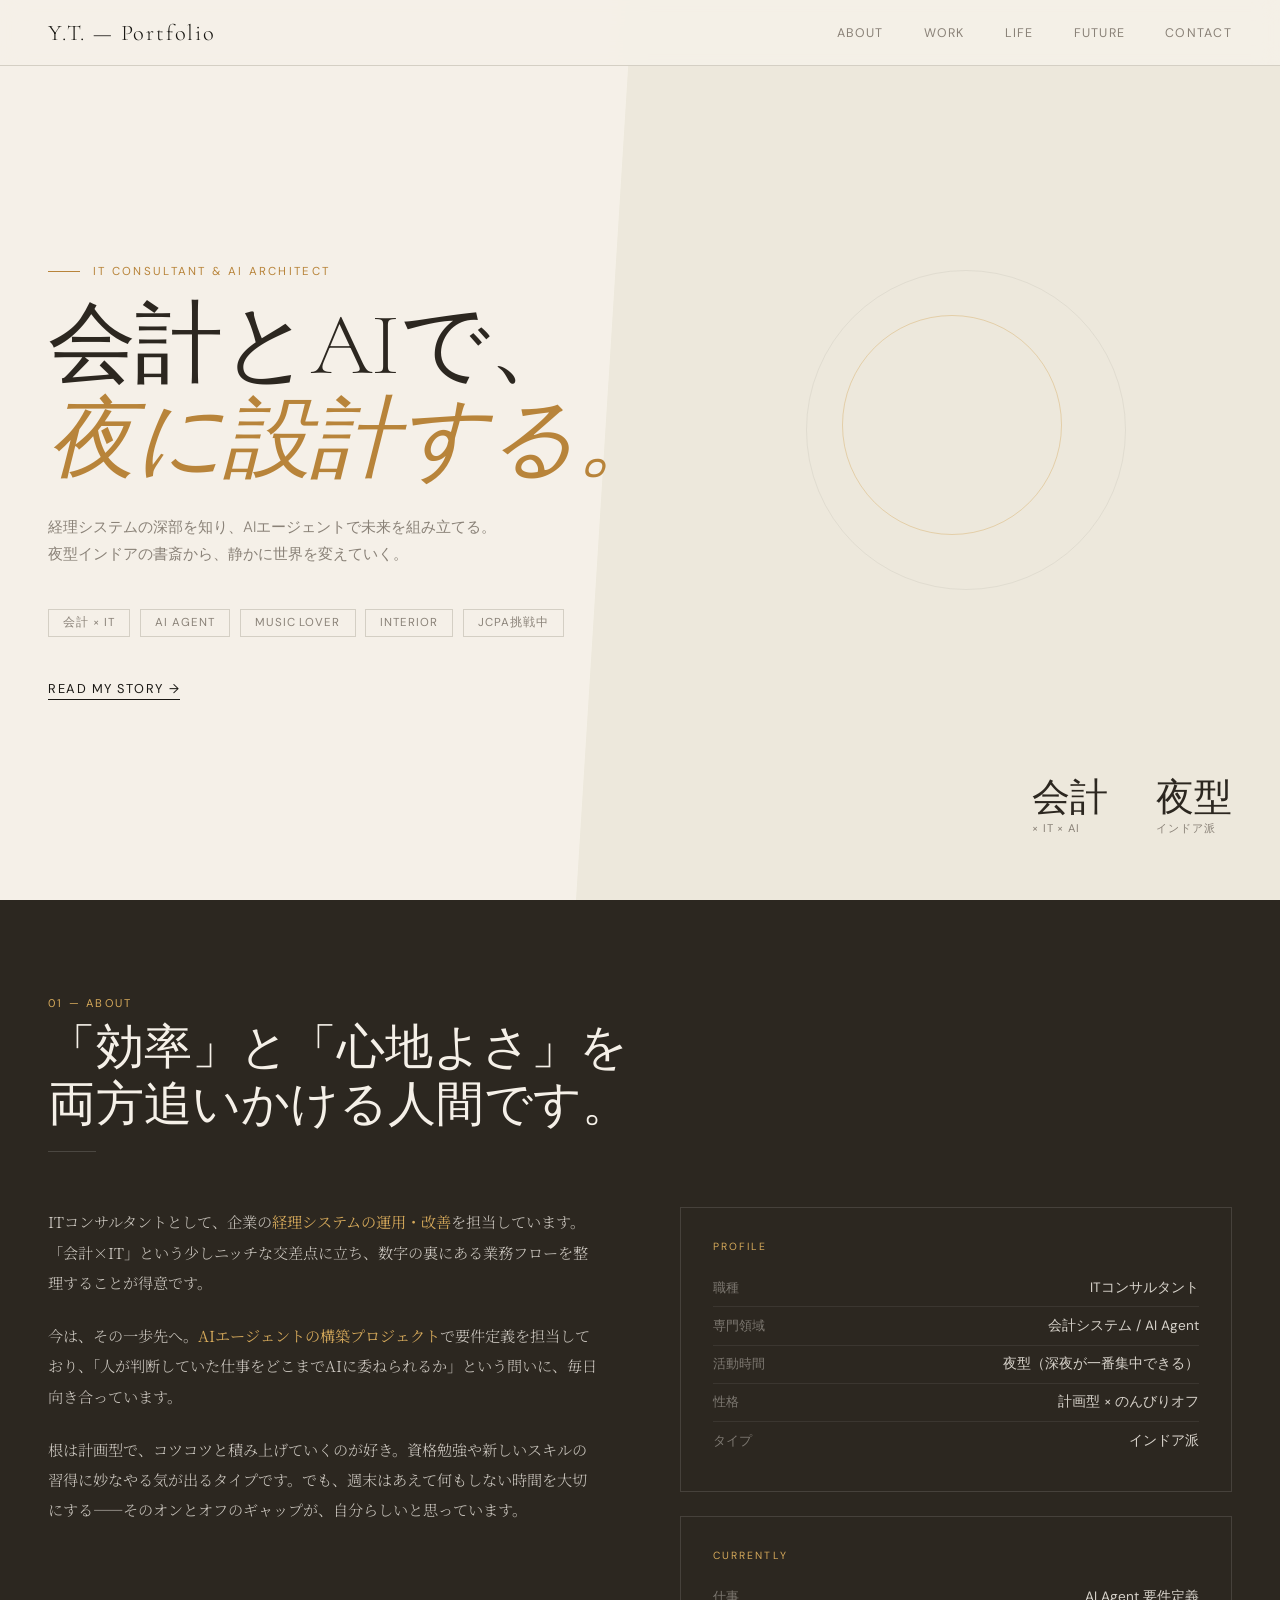
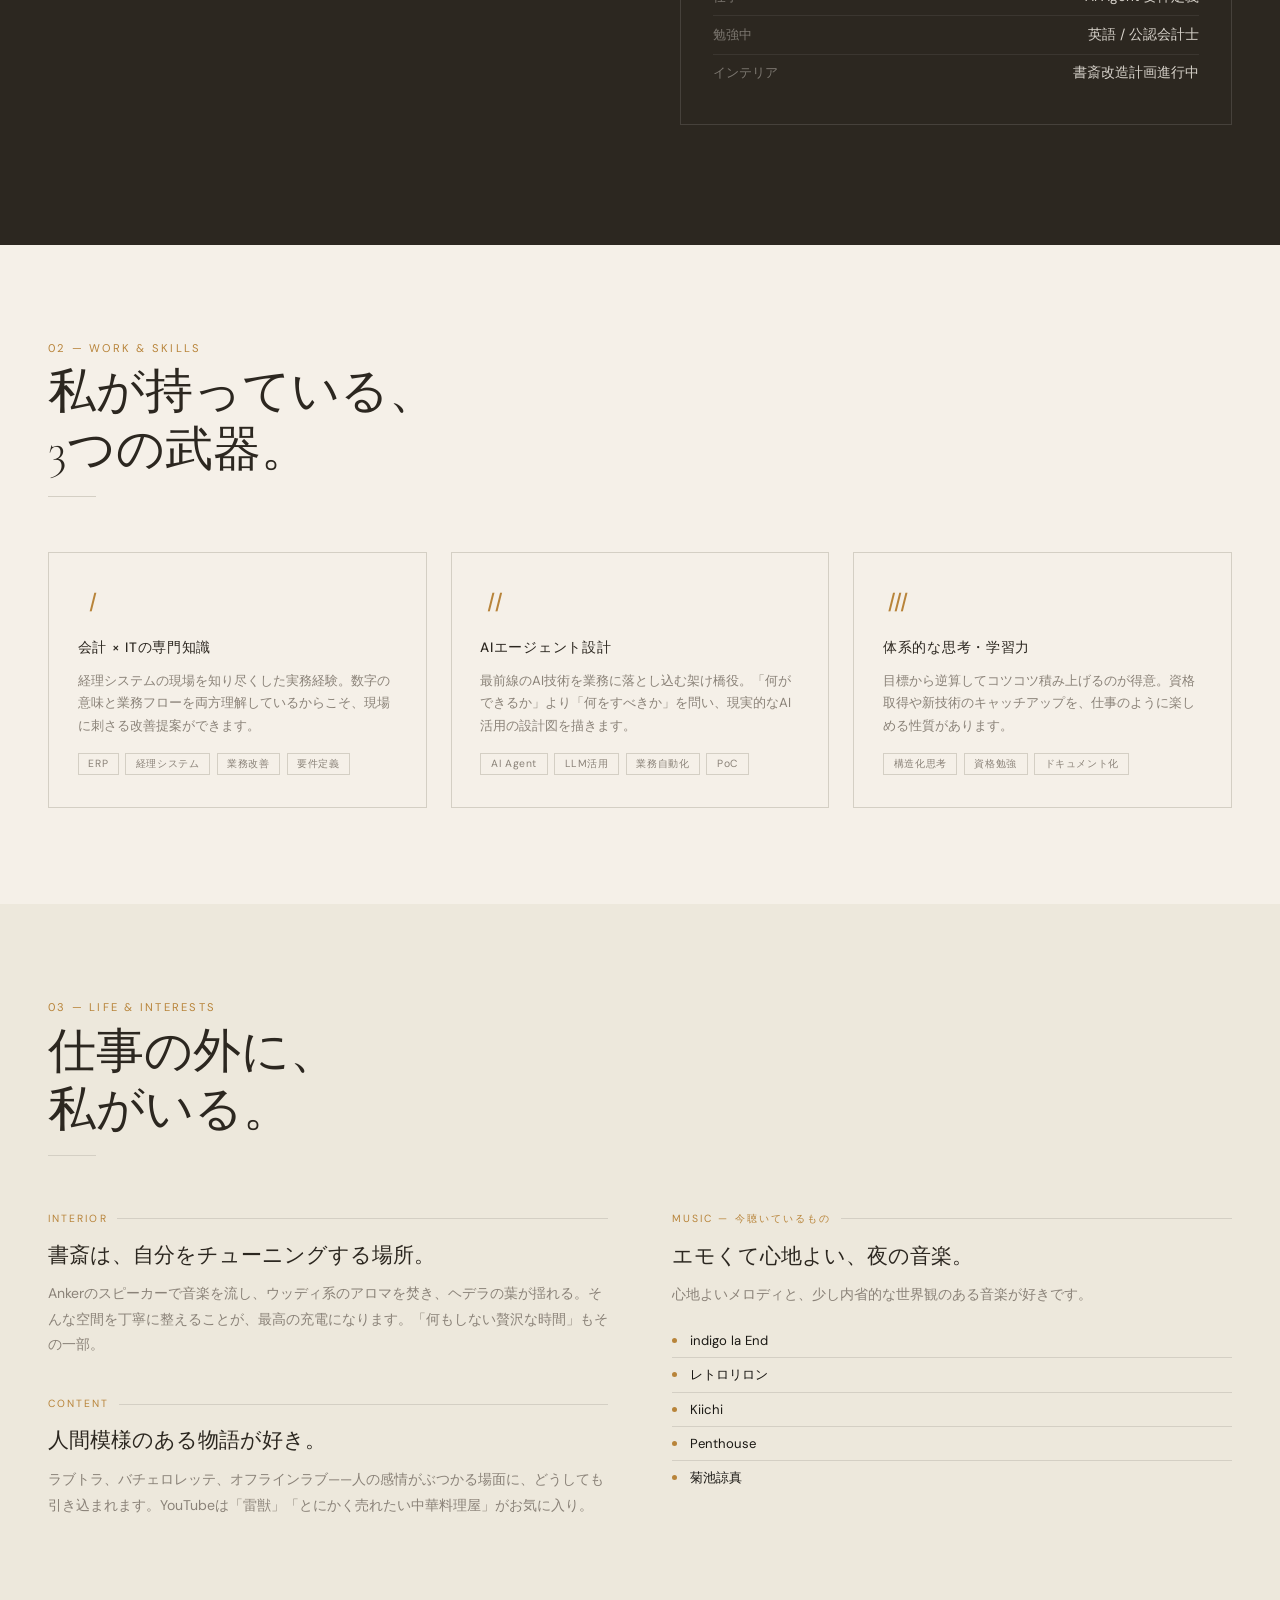
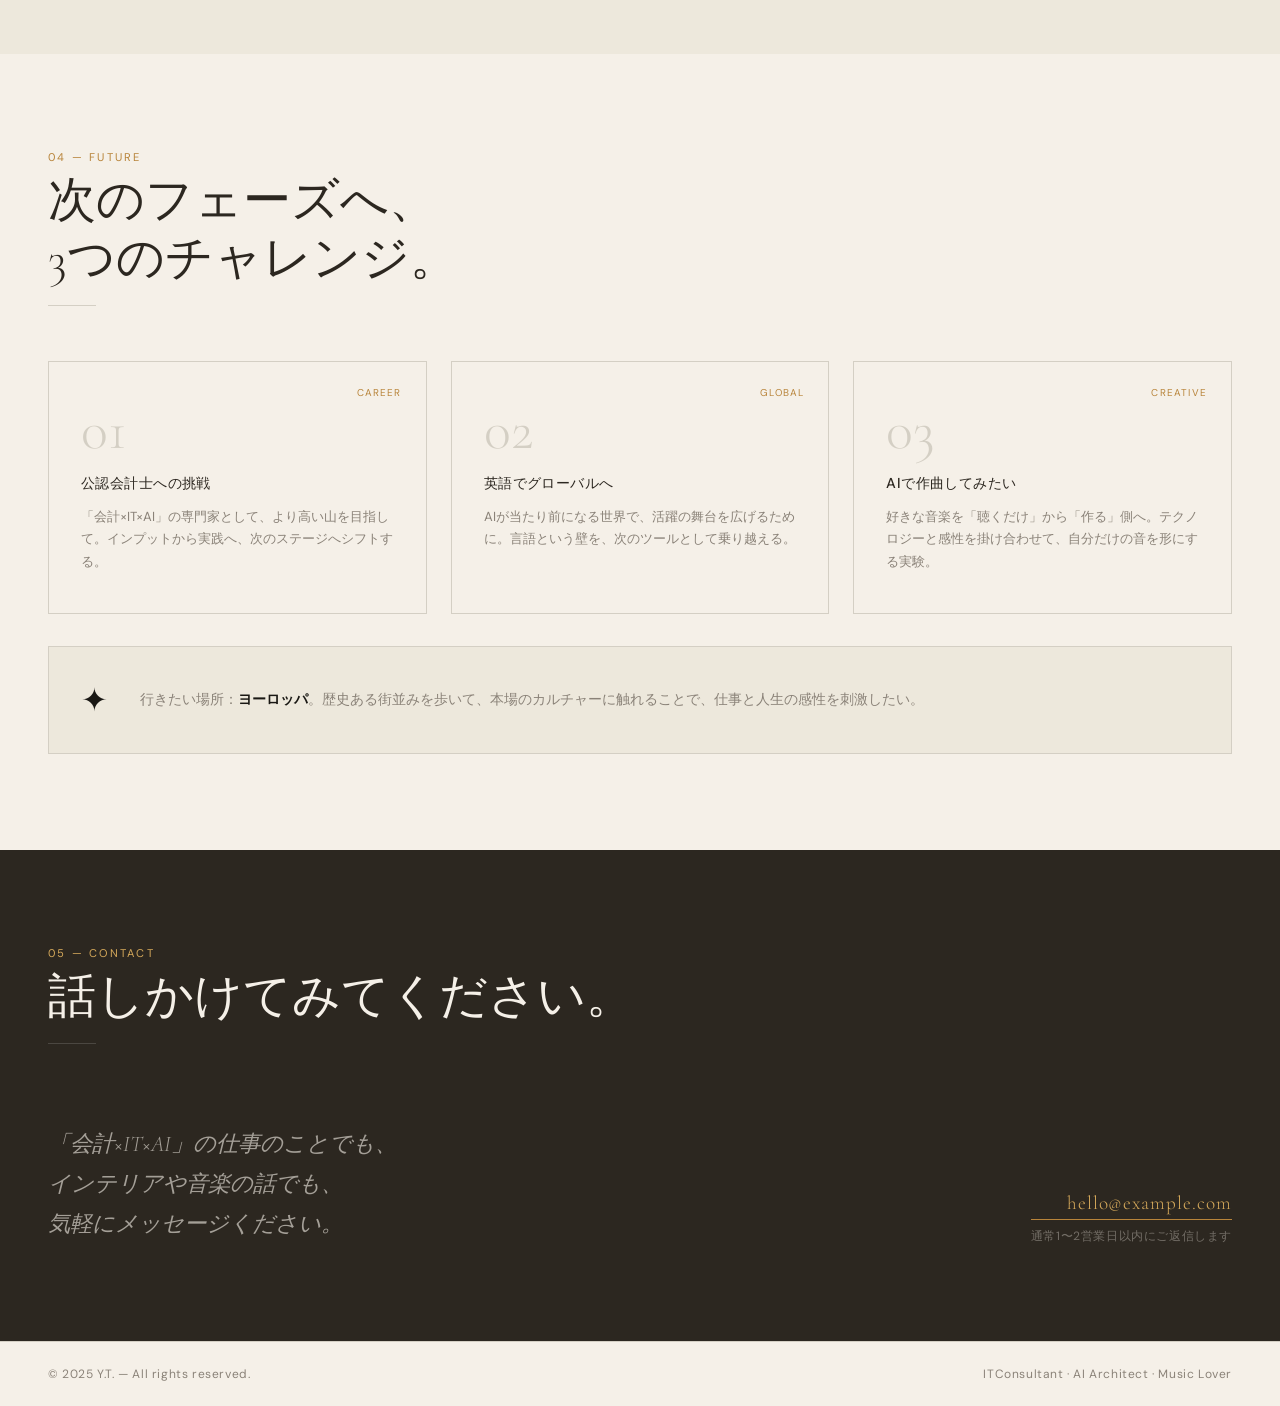
<file: portfolio.html>
<!DOCTYPE html>
<html lang="ja">
<head>
<meta charset="UTF-8">
<meta name="viewport" content="width=device-width, initial-scale=1.0">
<title>Y.T. — Portfolio</title>
<link rel="preconnect" href="https://fonts.googleapis.com">
<link rel="preconnect" href="https://fonts.gstatic.com" crossorigin>
<link href="https://fonts.googleapis.com/css2?family=Cormorant+Garamond:ital,wght@0,300;0,400;0,600;1,300;1,400&family=DM+Sans:wght@300;400;500&family=Noto+Serif+JP:wght@300;400&display=swap" rel="stylesheet">
<style>
  *{margin:0;padding:0;box-sizing:border-box}
  :root{
    --ink:#1a1814;
    --paper:#f5f0e8;
    --cream:#ede8dc;
    --amber:#b8843a;
    --amber-light:#d4a85a;
    --warm-gray:#8a8278;
    --deep:#2c2720;
    --moss:#5a6b52;
    --border:#d4cfc4;
  }
  html{scroll-behavior:smooth}
  body{
    font-family:'DM Sans',sans-serif;
    background:var(--paper);
    color:var(--ink);
    overflow-x:hidden;
  }

  /* NAV */
  nav{
    position:fixed;top:0;left:0;right:0;
    z-index:100;
    display:flex;justify-content:space-between;align-items:center;
    padding:1.2rem 3rem;
    background:rgba(245,240,232,0.92);
    backdrop-filter:blur(12px);
    border-bottom:0.5px solid var(--border);
  }
  .nav-logo{
    font-family:'Cormorant Garamond',serif;
    font-size:1.4rem;font-weight:300;letter-spacing:0.08em;
    color:var(--ink);
  }
  .nav-links{display:flex;gap:2.5rem}
  .nav-links a{
    font-size:0.78rem;font-weight:400;letter-spacing:0.1em;
    color:var(--warm-gray);text-decoration:none;text-transform:uppercase;
    transition:color 0.3s;
  }
  .nav-links a:hover{color:var(--amber)}

  /* HERO */
  .hero{
    min-height:100vh;
    display:flex;align-items:center;
    padding:8rem 3rem 4rem;
    position:relative;overflow:hidden;
  }
  .hero-bg{
    position:absolute;top:0;right:0;
    width:55%;height:100%;
    background:var(--cream);
    clip-path:polygon(8% 0,100% 0,100% 100%,0% 100%);
    z-index:0;
  }
  .hero-accent{
    position:absolute;top:30%;right:12%;
    width:320px;height:320px;
    border:0.5px solid var(--border);
    border-radius:50%;
    opacity:0.5;
    z-index:1;
  }
  .hero-accent2{
    position:absolute;top:35%;right:17%;
    width:220px;height:220px;
    border:0.5px solid var(--amber-light);
    border-radius:50%;
    opacity:0.4;
    z-index:1;
  }
  .hero-content{position:relative;z-index:2;max-width:640px;}
  .hero-label{
    font-size:0.72rem;letter-spacing:0.2em;text-transform:uppercase;
    color:var(--amber);font-weight:400;
    margin-bottom:1.2rem;
    display:flex;align-items:center;gap:0.8rem;
  }
  .hero-label::before{
    content:'';display:block;width:2rem;height:0.5px;background:var(--amber);
  }
  h1{
    font-family:'Cormorant Garamond',serif;
    font-size:clamp(3.2rem,7vw,5.5rem);
    font-weight:300;line-height:1.08;
    letter-spacing:-0.01em;
    margin-bottom:1.6rem;
    color:var(--deep);
  }
  h1 em{font-style:italic;color:var(--amber)}
  .hero-sub{
    font-size:0.95rem;color:var(--warm-gray);line-height:1.8;
    max-width:480px;margin-bottom:2.5rem;
    font-weight:300;
  }
  .hero-tags{display:flex;flex-wrap:wrap;gap:0.6rem;margin-bottom:2.5rem}
  .tag{
    font-size:0.72rem;letter-spacing:0.08em;text-transform:uppercase;
    padding:0.35rem 0.9rem;
    border:0.5px solid var(--border);
    color:var(--warm-gray);
    background:transparent;
    transition:all 0.3s;
    cursor:default;
  }
  .tag:hover{border-color:var(--amber);color:var(--amber)}
  .cta{
    display:inline-flex;align-items:center;gap:0.6rem;
    font-size:0.8rem;letter-spacing:0.12em;text-transform:uppercase;
    color:var(--ink);text-decoration:none;
    border-bottom:1px solid var(--ink);padding-bottom:2px;
    transition:all 0.3s;
  }
  .cta:hover{color:var(--amber);border-color:var(--amber)}
  .hero-stats{
    position:absolute;right:3rem;bottom:4rem;z-index:2;
    display:flex;gap:3rem;
  }
  .stat-num{
    font-family:'Cormorant Garamond',serif;
    font-size:2.4rem;font-weight:300;color:var(--deep);line-height:1;
  }
  .stat-label{font-size:0.7rem;color:var(--warm-gray);letter-spacing:0.08em;margin-top:0.2rem}

  /* SECTION BASE */
  section{padding:6rem 3rem}
  .section-header{margin-bottom:3.5rem}
  .section-num{
    font-size:0.7rem;color:var(--amber);letter-spacing:0.2em;
    text-transform:uppercase;margin-bottom:0.6rem;
  }
  h2{
    font-family:'Cormorant Garamond',serif;
    font-size:clamp(2rem,4vw,3rem);font-weight:300;
    color:var(--deep);line-height:1.2;
  }
  .section-rule{width:3rem;height:0.5px;background:var(--border);margin-top:1rem}

  /* ABOUT */
  .about{background:var(--deep);color:var(--paper)}
  .about .section-num{color:var(--amber-light)}
  .about h2{color:var(--paper)}
  .about .section-rule{background:rgba(255,255,255,0.15)}
  .about-grid{display:grid;grid-template-columns:1fr 1fr;gap:5rem;align-items:start}
  .about-text p{
    font-family:'Noto Serif JP',serif;
    font-size:0.95rem;line-height:2;color:rgba(245,240,232,0.8);
    margin-bottom:1.4rem;font-weight:300;
  }
  .about-text p strong{color:var(--amber-light);font-weight:400}
  .profile-card{
    border:0.5px solid rgba(255,255,255,0.12);
    padding:2rem;
    margin-bottom:1.5rem;
  }
  .profile-card-label{
    font-size:0.65rem;letter-spacing:0.2em;text-transform:uppercase;
    color:var(--amber-light);margin-bottom:1rem;
  }
  .profile-item{
    display:flex;justify-content:space-between;
    padding:0.6rem 0;
    border-bottom:0.5px solid rgba(255,255,255,0.07);
    font-size:0.85rem;
  }
  .profile-item:last-child{border:none}
  .profile-item .key{color:rgba(245,240,232,0.4);font-size:0.8rem}
  .profile-item .val{color:rgba(245,240,232,0.85)}

  /* SKILLS */
  .skills-grid{display:grid;grid-template-columns:repeat(3,1fr);gap:1.5rem}
  .skill-card{
    border:0.5px solid var(--border);
    padding:2rem 1.8rem;
    background:var(--paper);
    transition:all 0.4s;
    position:relative;overflow:hidden;
  }
  .skill-card::before{
    content:'';
    position:absolute;left:0;top:0;bottom:0;width:2px;
    background:var(--amber);
    transform:scaleY(0);transform-origin:bottom;
    transition:transform 0.4s;
  }
  .skill-card:hover::before{transform:scaleY(1)}
  .skill-card:hover{background:var(--cream)}
  .skill-icon{
    font-size:1.6rem;margin-bottom:1.2rem;
    font-family:'Cormorant Garamond',serif;font-style:italic;
    color:var(--amber);font-weight:300;
  }
  .skill-card h3{
    font-size:0.85rem;font-weight:500;letter-spacing:0.05em;
    color:var(--deep);margin-bottom:0.8rem;
  }
  .skill-card p{font-size:0.82rem;color:var(--warm-gray);line-height:1.7}
  .skill-tags{display:flex;flex-wrap:wrap;gap:0.4rem;margin-top:1rem}
  .skill-tag{
    font-size:0.65rem;letter-spacing:0.06em;
    padding:0.2rem 0.6rem;
    border:0.5px solid var(--border);
    color:var(--warm-gray);
  }

  /* LIFE */
  .life{background:var(--cream)}
  .life-grid{display:grid;grid-template-columns:1fr 1fr;gap:4rem}
  .life-block{margin-bottom:2.5rem}
  .life-block-label{
    font-size:0.65rem;letter-spacing:0.2em;text-transform:uppercase;
    color:var(--amber);margin-bottom:1rem;
    display:flex;align-items:center;gap:0.6rem;
  }
  .life-block-label::after{content:'';flex:1;height:0.5px;background:var(--border)}
  .life-block h3{
    font-family:'Cormorant Garamond',serif;
    font-size:1.3rem;font-weight:400;color:var(--deep);margin-bottom:0.8rem;
  }
  .life-block p{font-size:0.88rem;color:var(--warm-gray);line-height:1.8}
  .music-list{margin-top:1rem}
  .music-item{
    display:flex;align-items:center;gap:0.8rem;
    padding:0.5rem 0;
    border-bottom:0.5px solid var(--border);
    font-size:0.82rem;color:var(--ink);
  }
  .music-item:last-child{border:none}
  .music-dot{width:5px;height:5px;border-radius:50%;background:var(--amber);flex-shrink:0}

  /* FUTURE */
  .future-grid{display:grid;grid-template-columns:1fr 1fr 1fr;gap:1.5rem}
  .future-card{
    border:0.5px solid var(--border);
    padding:2.5rem 2rem;
    position:relative;
  }
  .future-card-num{
    font-family:'Cormorant Garamond',serif;
    font-size:3.5rem;font-weight:300;
    color:var(--border);
    line-height:1;margin-bottom:1rem;
  }
  .future-card h3{
    font-size:0.9rem;font-weight:500;color:var(--deep);
    margin-bottom:0.8rem;letter-spacing:0.03em;
  }
  .future-card p{font-size:0.82rem;color:var(--warm-gray);line-height:1.7}
  .future-card .future-tag{
    position:absolute;top:1.5rem;right:1.5rem;
    font-size:0.62rem;letter-spacing:0.12em;text-transform:uppercase;
    color:var(--amber);
  }
  .future-wide{
    margin-top:2rem;padding:2rem;
    border:0.5px solid var(--border);background:var(--cream);
    display:flex;align-items:center;gap:2rem;
  }
  .future-wide-icon{
    font-size:2rem;flex-shrink:0;
  }
  .future-wide p{font-size:0.88rem;color:var(--warm-gray);line-height:1.8}
  .future-wide p strong{color:var(--ink)}

  /* CONTACT */
  .contact{background:var(--deep)}
  .contact h2{color:var(--paper)}
  .contact .section-num{color:var(--amber-light)}
  .contact .section-rule{background:rgba(255,255,255,0.15)}
  .contact-inner{display:flex;justify-content:space-between;align-items:flex-end;gap:2rem}
  .contact-left{max-width:500px}
  .contact-left p{
    font-family:'Cormorant Garamond',serif;
    font-size:1.4rem;font-weight:300;font-style:italic;
    color:rgba(245,240,232,0.6);line-height:1.8;margin-top:1.5rem;
  }
  .contact-right{text-align:right}
  .contact-email{
    font-family:'Cormorant Garamond',serif;
    font-size:1.2rem;font-weight:300;
    color:var(--amber-light);letter-spacing:0.05em;
    display:block;margin-bottom:0.5rem;text-decoration:none;
    border-bottom:0.5px solid var(--amber);padding-bottom:4px;
    transition:color 0.3s;
  }
  .contact-email:hover{color:var(--amber-light);opacity:0.75}
  .contact-note{font-size:0.75rem;color:rgba(245,240,232,0.35);letter-spacing:0.05em}

  /* FOOTER */
  footer{
    padding:1.5rem 3rem;
    display:flex;justify-content:space-between;align-items:center;
    border-top:0.5px solid var(--border);
    background:var(--paper);
  }
  footer p{font-size:0.75rem;color:var(--warm-gray);letter-spacing:0.05em}

  /* ANIMATIONS */
  @keyframes fadeUp{from{opacity:0;transform:translateY(20px)}to{opacity:1;transform:translateY(0)}}
  .hero-label{animation:fadeUp 0.8s ease 0.2s both}
  h1{animation:fadeUp 0.8s ease 0.4s both}
  .hero-sub{animation:fadeUp 0.8s ease 0.6s both}
  .hero-tags{animation:fadeUp 0.8s ease 0.7s both}
  .cta{animation:fadeUp 0.8s ease 0.8s both}
</style>
</head>
<body>

<nav>
  <div class="nav-logo">Y.T. — Portfolio</div>
  <div class="nav-links">
    <a href="#about">About</a>
    <a href="#work">Work</a>
    <a href="#life">Life</a>
    <a href="#future">Future</a>
    <a href="#contact">Contact</a>
  </div>
</nav>

<!-- HERO -->
<section class="hero" id="home">
  <div class="hero-bg"></div>
  <div class="hero-accent"></div>
  <div class="hero-accent2"></div>
  <div class="hero-content">
    <div class="hero-label">IT Consultant &amp; AI Architect</div>
    <h1>会計とAIで、<br><em>夜に設計する。</em></h1>
    <p class="hero-sub">
      経理システムの深部を知り、AIエージェントで未来を組み立てる。<br>
      夜型インドアの書斎から、静かに世界を変えていく。
    </p>
    <div class="hero-tags">
      <span class="tag">会計 × IT</span>
      <span class="tag">AI Agent</span>
      <span class="tag">Music Lover</span>
      <span class="tag">Interior</span>
      <span class="tag">JCPA挑戦中</span>
    </div>
    <a href="#about" class="cta">Read my story →</a>
  </div>
  <div class="hero-stats">
    <div class="stat">
      <div class="stat-num">会計</div>
      <div class="stat-label">× IT × AI</div>
    </div>
    <div class="stat">
      <div class="stat-num">夜型</div>
      <div class="stat-label">インドア派</div>
    </div>
  </div>
</section>

<!-- ABOUT -->
<section class="about" id="about">
  <div class="section-header">
    <div class="section-num">01 — About</div>
    <h2>「効率」と「心地よさ」を<br>両方追いかける人間です。</h2>
    <div class="section-rule"></div>
  </div>
  <div class="about-grid">
    <div class="about-text">
      <p>
        ITコンサルタントとして、企業の<strong>経理システムの運用・改善</strong>を担当しています。「会計×IT」という少しニッチな交差点に立ち、数字の裏にある業務フローを整理することが得意です。
      </p>
      <p>
        今は、その一歩先へ。<strong>AIエージェントの構築プロジェクト</strong>で要件定義を担当しており、「人が判断していた仕事をどこまでAIに委ねられるか」という問いに、毎日向き合っています。
      </p>
      <p>
        根は計画型で、コツコツと積み上げていくのが好き。資格勉強や新しいスキルの習得に妙なやる気が出るタイプです。でも、週末はあえて何もしない時間を大切にする——そのオンとオフのギャップが、自分らしいと思っています。
      </p>
    </div>
    <div class="about-right">
      <div class="profile-card">
        <div class="profile-card-label">Profile</div>
        <div class="profile-item"><span class="key">職種</span><span class="val">ITコンサルタント</span></div>
        <div class="profile-item"><span class="key">専門領域</span><span class="val">会計システム / AI Agent</span></div>
        <div class="profile-item"><span class="key">活動時間</span><span class="val">夜型（深夜が一番集中できる）</span></div>
        <div class="profile-item"><span class="key">性格</span><span class="val">計画型 × のんびりオフ</span></div>
        <div class="profile-item"><span class="key">タイプ</span><span class="val">インドア派</span></div>
      </div>
      <div class="profile-card">
        <div class="profile-card-label">Currently</div>
        <div class="profile-item"><span class="key">仕事</span><span class="val">AI Agent 要件定義</span></div>
        <div class="profile-item"><span class="key">勉強中</span><span class="val">英語 / 公認会計士</span></div>
        <div class="profile-item"><span class="key">インテリア</span><span class="val">書斎改造計画進行中</span></div>
      </div>
    </div>
  </div>
</section>

<!-- WORK/SKILLS -->
<section id="work" style="background:var(--paper)">
  <div class="section-header">
    <div class="section-num">02 — Work &amp; Skills</div>
    <h2>私が持っている、<br>3つの武器。</h2>
    <div class="section-rule"></div>
  </div>
  <div class="skills-grid">
    <div class="skill-card">
      <div class="skill-icon">Ⅰ</div>
      <h3>会計 × ITの専門知識</h3>
      <p>経理システムの現場を知り尽くした実務経験。数字の意味と業務フローを両方理解しているからこそ、現場に刺さる改善提案ができます。</p>
      <div class="skill-tags">
        <span class="skill-tag">ERP</span>
        <span class="skill-tag">経理システム</span>
        <span class="skill-tag">業務改善</span>
        <span class="skill-tag">要件定義</span>
      </div>
    </div>
    <div class="skill-card">
      <div class="skill-icon">Ⅱ</div>
      <h3>AIエージェント設計</h3>
      <p>最前線のAI技術を業務に落とし込む架け橋役。「何ができるか」より「何をすべきか」を問い、現実的なAI活用の設計図を描きます。</p>
      <div class="skill-tags">
        <span class="skill-tag">AI Agent</span>
        <span class="skill-tag">LLM活用</span>
        <span class="skill-tag">業務自動化</span>
        <span class="skill-tag">PoC</span>
      </div>
    </div>
    <div class="skill-card">
      <div class="skill-icon">Ⅲ</div>
      <h3>体系的な思考・学習力</h3>
      <p>目標から逆算してコツコツ積み上げるのが得意。資格取得や新技術のキャッチアップを、仕事のように楽しめる性質があります。</p>
      <div class="skill-tags">
        <span class="skill-tag">構造化思考</span>
        <span class="skill-tag">資格勉強</span>
        <span class="skill-tag">ドキュメント化</span>
      </div>
    </div>
  </div>
</section>

<!-- LIFE -->
<section class="life" id="life">
  <div class="section-header">
    <div class="section-num">03 — Life &amp; Interests</div>
    <h2>仕事の外に、<br>私がいる。</h2>
    <div class="section-rule"></div>
  </div>
  <div class="life-grid">
    <div>
      <div class="life-block">
        <div class="life-block-label">Interior</div>
        <h3>書斎は、自分をチューニングする場所。</h3>
        <p>Ankerのスピーカーで音楽を流し、ウッディ系のアロマを焚き、ヘデラの葉が揺れる。そんな空間を丁寧に整えることが、最高の充電になります。「何もしない贅沢な時間」もその一部。</p>
      </div>
      <div class="life-block">
        <div class="life-block-label">Content</div>
        <h3>人間模様のある物語が好き。</h3>
        <p>ラブトラ、バチェロレッテ、オフラインラブ——人の感情がぶつかる場面に、どうしても引き込まれます。YouTubeは「雷獣」「とにかく売れたい中華料理屋」がお気に入り。</p>
      </div>
    </div>
    <div>
      <div class="life-block">
        <div class="life-block-label">Music — 今聴いているもの</div>
        <h3>エモくて心地よい、夜の音楽。</h3>
        <p>心地よいメロディと、少し内省的な世界観のある音楽が好きです。</p>
        <div class="music-list">
          <div class="music-item"><span class="music-dot"></span>indigo la End</div>
          <div class="music-item"><span class="music-dot"></span>レトロリロン</div>
          <div class="music-item"><span class="music-dot"></span>Kiichi</div>
          <div class="music-item"><span class="music-dot"></span>Penthouse</div>
          <div class="music-item"><span class="music-dot"></span>菊池諒真</div>
        </div>
      </div>
    </div>
  </div>
</section>

<!-- FUTURE -->
<section id="future" style="background:var(--paper)">
  <div class="section-header">
    <div class="section-num">04 — Future</div>
    <h2>次のフェーズへ、<br>3つのチャレンジ。</h2>
    <div class="section-rule"></div>
  </div>
  <div class="future-grid">
    <div class="future-card">
      <div class="future-card-num">01</div>
      <span class="future-tag">Career</span>
      <h3>公認会計士への挑戦</h3>
      <p>「会計×IT×AI」の専門家として、より高い山を目指して。インプットから実践へ、次のステージへシフトする。</p>
    </div>
    <div class="future-card">
      <div class="future-card-num">02</div>
      <span class="future-tag">Global</span>
      <h3>英語でグローバルへ</h3>
      <p>AIが当たり前になる世界で、活躍の舞台を広げるために。言語という壁を、次のツールとして乗り越える。</p>
    </div>
    <div class="future-card">
      <div class="future-card-num">03</div>
      <span class="future-tag">Creative</span>
      <h3>AIで作曲してみたい</h3>
      <p>好きな音楽を「聴くだけ」から「作る」側へ。テクノロジーと感性を掛け合わせて、自分だけの音を形にする実験。</p>
    </div>
  </div>
  <div class="future-wide">
    <div class="future-wide-icon">✦</div>
    <p>行きたい場所：<strong>ヨーロッパ</strong>。歴史ある街並みを歩いて、本場のカルチャーに触れることで、仕事と人生の感性を刺激したい。</p>
  </div>
</section>

<!-- CONTACT -->
<section class="contact" id="contact">
  <div class="section-header">
    <div class="section-num">05 — Contact</div>
    <h2>話しかけてみてください。</h2>
    <div class="section-rule" style="background:rgba(255,255,255,0.15)"></div>
  </div>
  <div class="contact-inner">
    <div class="contact-left">
      <p>
        「会計×IT×AI」の仕事のことでも、<br>
        インテリアや音楽の話でも、<br>
        気軽にメッセージください。
      </p>
    </div>
    <div class="contact-right">
      <a href="mailto:hello@example.com" class="contact-email">hello@example.com</a>
      <p class="contact-note">通常1〜2営業日以内にご返信します</p>
    </div>
  </div>
</section>

<footer>
  <p>© 2025 Y.T. — All rights reserved.</p>
  <p>ITConsultant · AI Architect · Music Lover</p>
</footer>

</body>
</html>
</file>
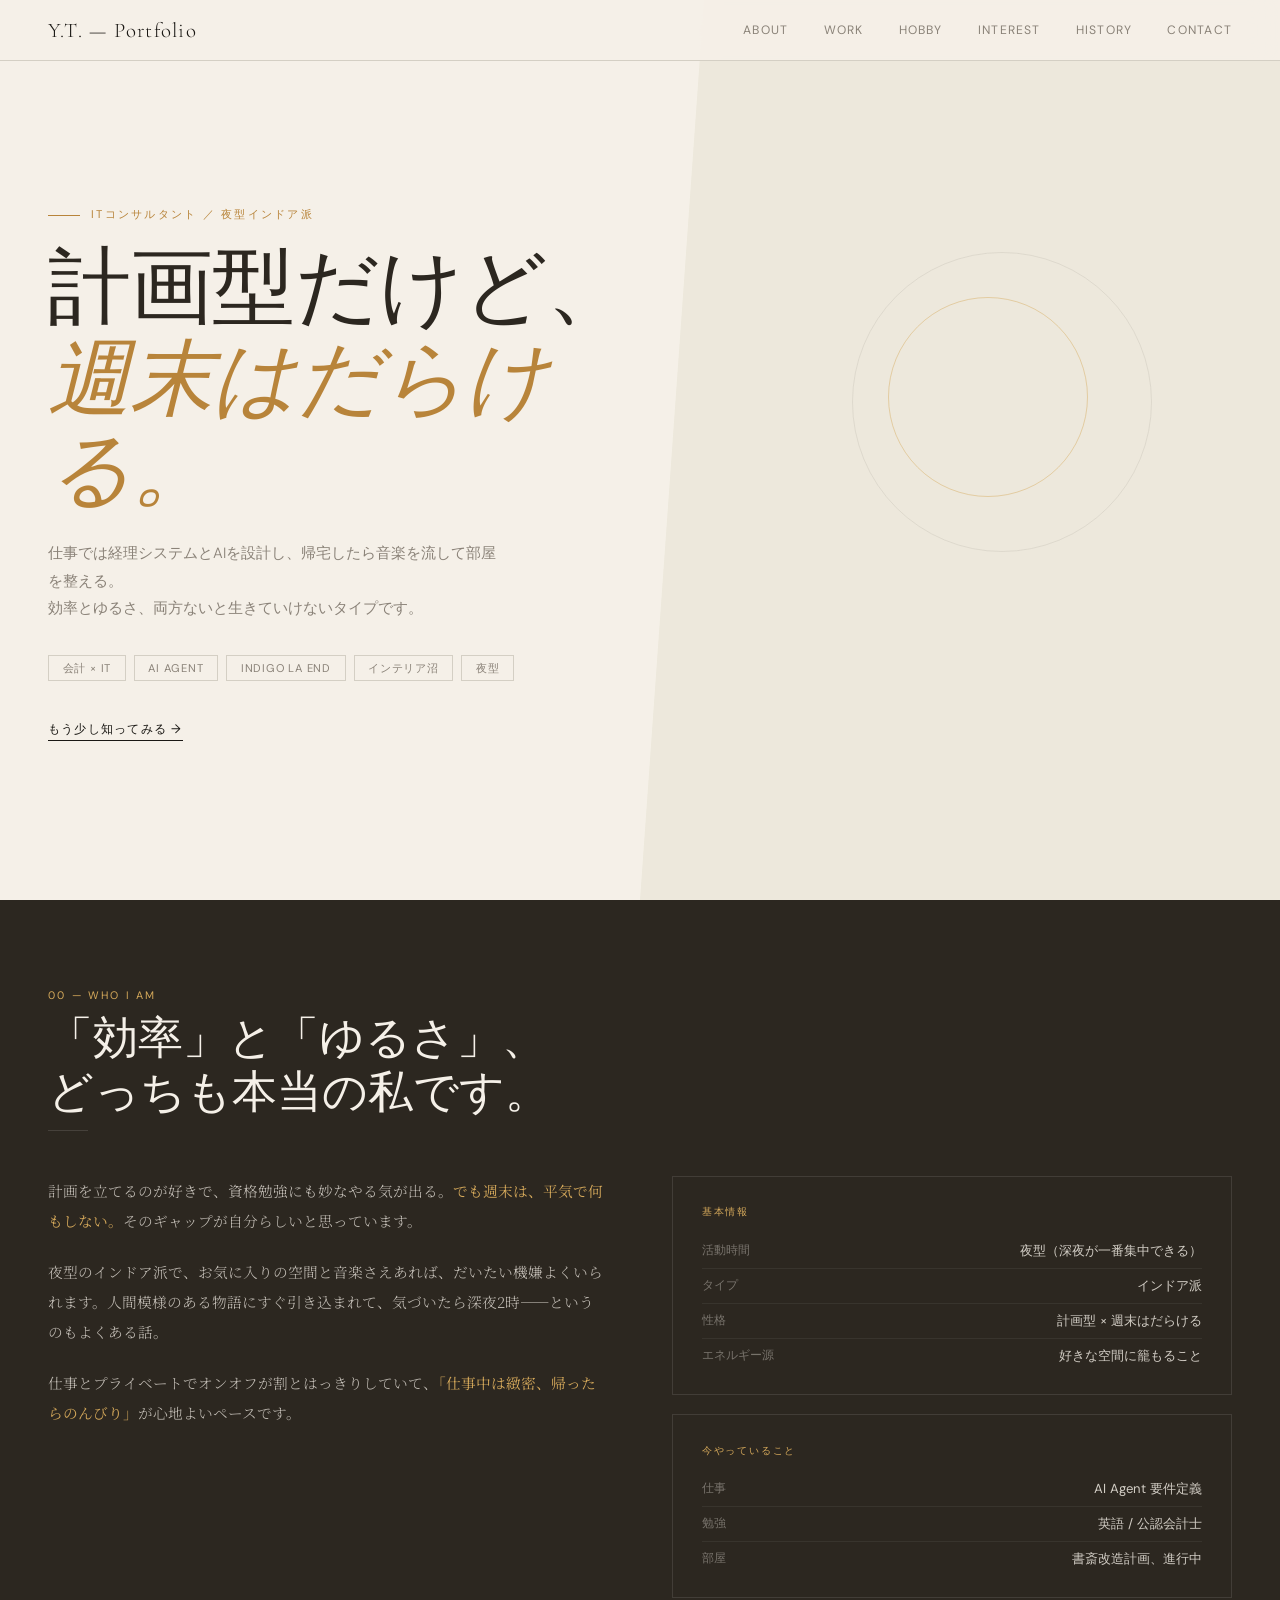
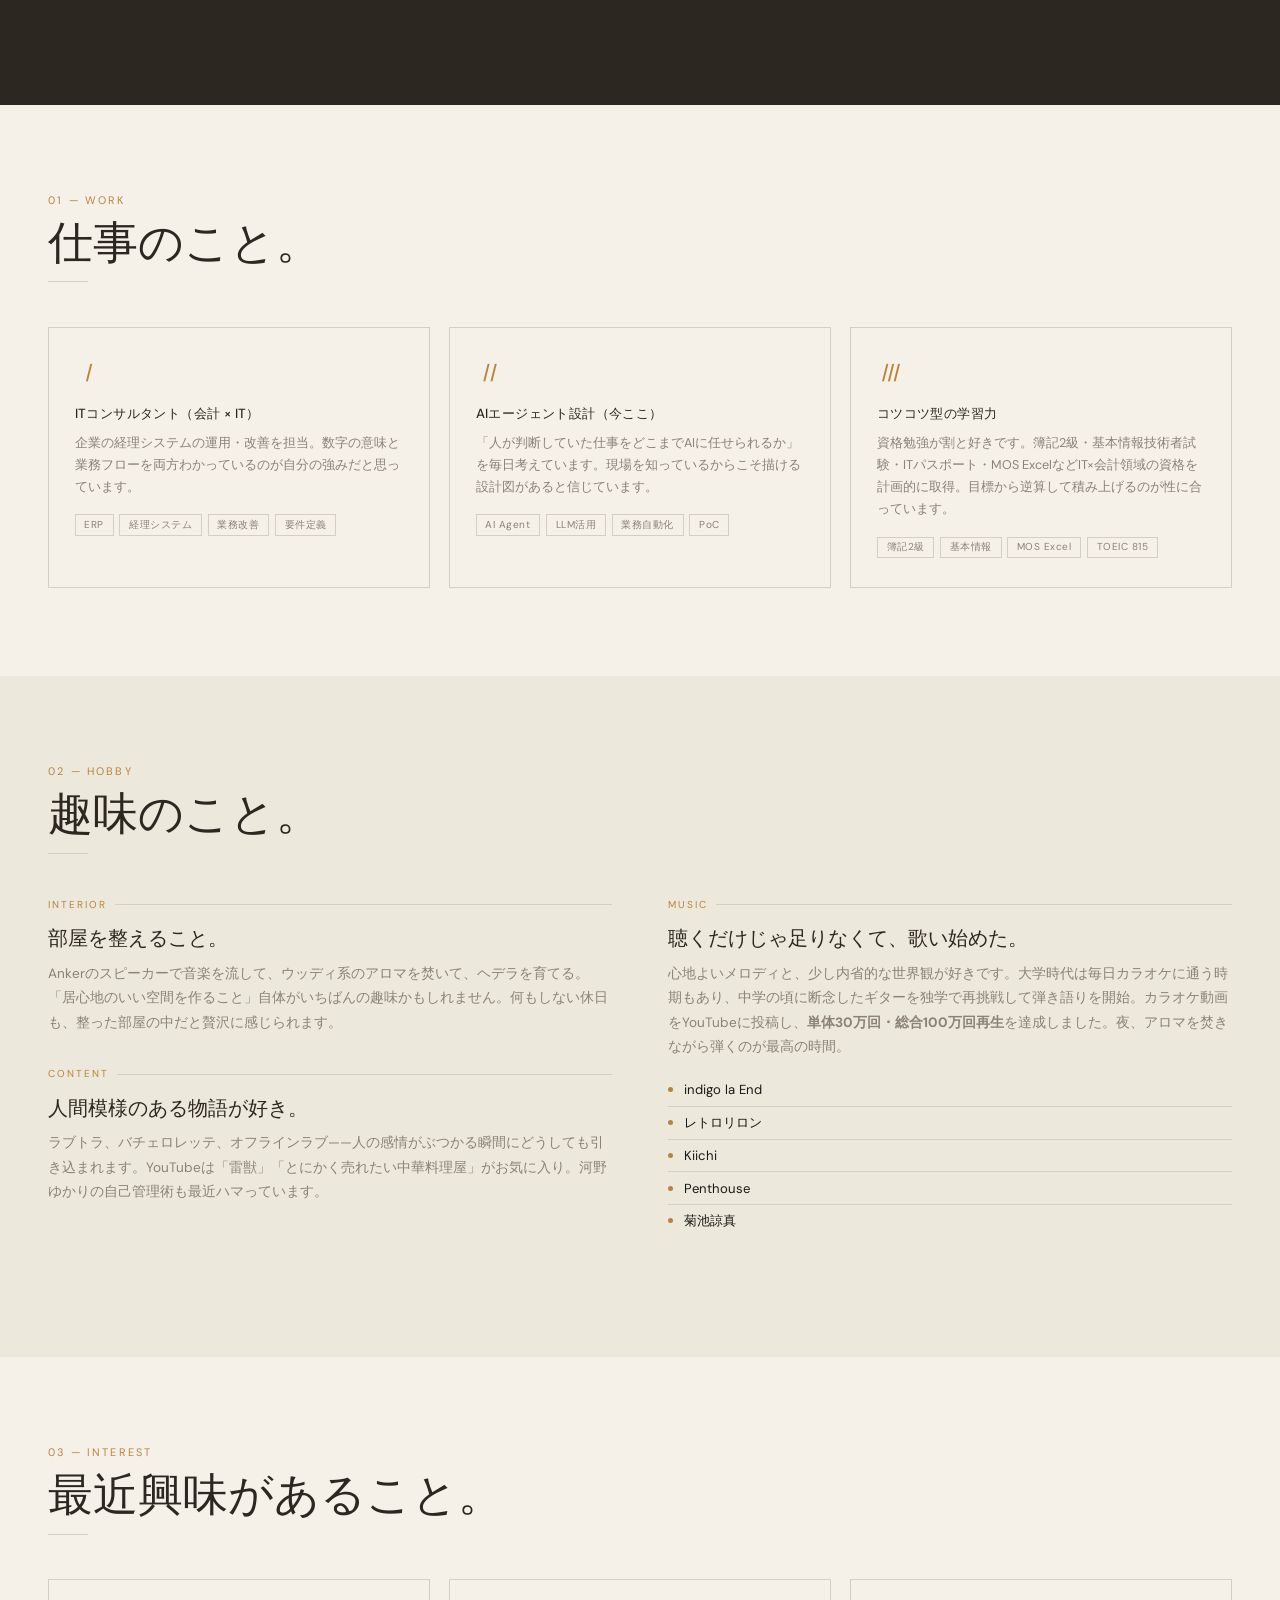
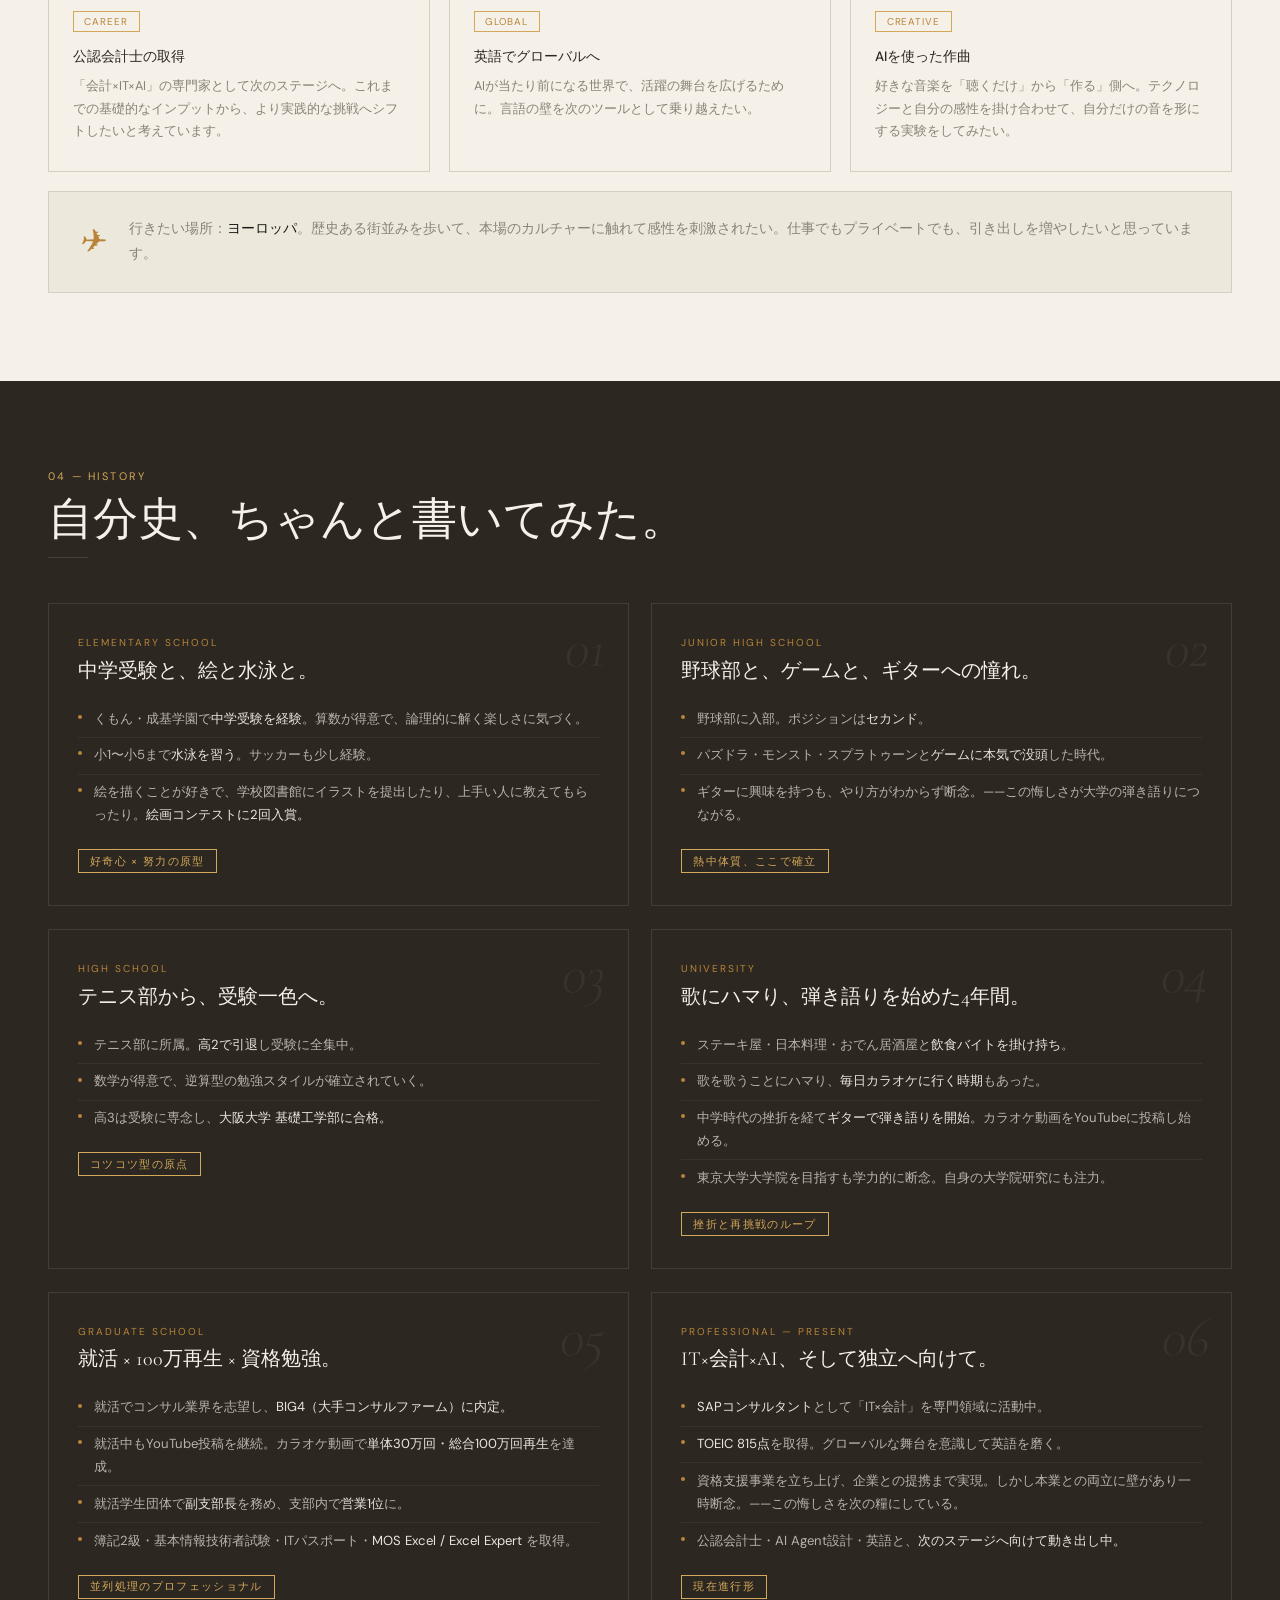
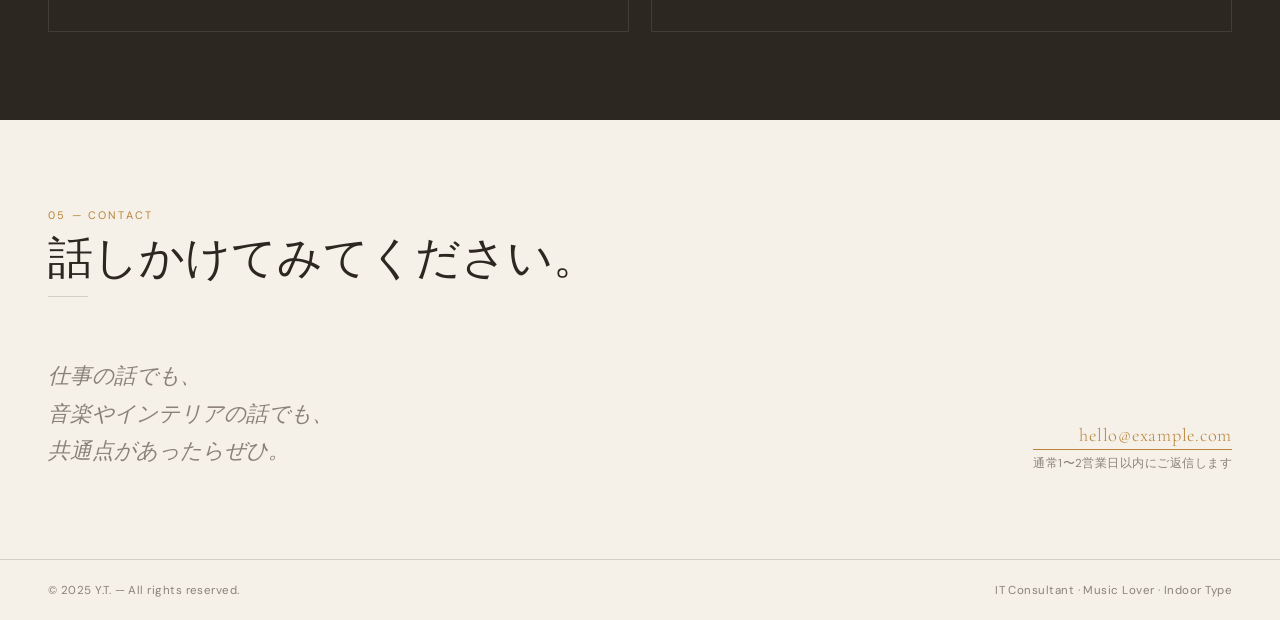
<file: portfolio_v1.01.html>
<!DOCTYPE html>
<html lang="ja">
<head>
<meta charset="UTF-8">
<meta name="viewport" content="width=device-width, initial-scale=1.0">
<title>Y.T. — Portfolio</title>
<link rel="preconnect" href="https://fonts.googleapis.com">
<link rel="preconnect" href="https://fonts.gstatic.com" crossorigin>
<link href="https://fonts.googleapis.com/css2?family=Cormorant+Garamond:ital,wght@0,300;0,400;1,300;1,400&family=DM+Sans:wght@300;400;500&family=Noto+Serif+JP:wght@300;400&display=swap" rel="stylesheet">
<style>
*{margin:0;padding:0;box-sizing:border-box}
:root{
  --ink:#1a1814;
  --paper:#f5f0e8;
  --cream:#ede8dc;
  --amber:#b8843a;
  --amber-l:#d4a85a;
  --muted:#8a8278;
  --deep:#2c2720;
  --border:#d4cfc4;
  --border-l:rgba(212,207,196,0.4);
}
html{scroll-behavior:smooth}
body{
  font-family:'DM Sans',sans-serif;
  background:var(--paper);
  color:var(--ink);
  overflow-x:hidden;
  -webkit-font-smoothing:antialiased;
}

/* ── NAV ── */
nav{
  position:fixed;top:0;left:0;right:0;z-index:100;
  display:flex;justify-content:space-between;align-items:center;
  padding:1.1rem 3rem;
  background:rgba(245,240,232,0.9);
  backdrop-filter:blur(14px);
  border-bottom:0.5px solid var(--border);
}
.nav-logo{font-family:'Cormorant Garamond',serif;font-size:1.3rem;font-weight:300;letter-spacing:0.06em;color:var(--ink)}
.nav-links{display:flex;gap:2.2rem}
.nav-links a{font-size:0.76rem;letter-spacing:0.1em;text-transform:uppercase;color:var(--muted);text-decoration:none;transition:color .25s}
.nav-links a:hover{color:var(--amber)}

/* ── HERO ── */
.hero{
  min-height:100vh;display:flex;align-items:center;
  padding:8rem 3rem 5rem;
  position:relative;overflow:hidden;
}
.hero-bg{
  position:absolute;top:0;right:0;width:50%;height:100%;
  background:var(--cream);
  clip-path:polygon(10% 0,100% 0,100% 100%,0 100%);
  z-index:0;
}
.hero-ring{
  position:absolute;top:28%;right:10%;
  width:300px;height:300px;
  border:0.5px solid var(--border);border-radius:50%;
  z-index:1;opacity:0.6;
}
.hero-ring2{
  position:absolute;top:33%;right:15%;
  width:200px;height:200px;
  border:0.5px solid var(--amber-l);border-radius:50%;
  z-index:1;opacity:0.45;
}
.hero-content{position:relative;z-index:2;max-width:600px}
.hero-eyebrow{
  font-size:0.7rem;letter-spacing:0.2em;text-transform:uppercase;
  color:var(--amber);margin-bottom:1.3rem;
  display:flex;align-items:center;gap:0.7rem;
}
.hero-eyebrow::before{content:'';width:2rem;height:0.5px;background:var(--amber)}
h1.display{
  font-family:'Cormorant Garamond',serif;
  font-size:clamp(3rem,7vw,5.2rem);
  font-weight:300;line-height:1.1;
  letter-spacing:-0.01em;
  color:var(--deep);margin-bottom:1.4rem;
}
h1.display em{font-style:italic;color:var(--amber)}
.hero-desc{
  font-size:0.93rem;color:var(--muted);line-height:1.85;
  max-width:460px;margin-bottom:2rem;font-weight:300;
}
.hero-chips{display:flex;flex-wrap:wrap;gap:0.5rem;margin-bottom:2.2rem}
.chip{
  font-size:0.7rem;letter-spacing:0.07em;text-transform:uppercase;
  padding:0.3rem 0.85rem;border:0.5px solid var(--border);
  color:var(--muted);transition:all .25s;cursor:default;
}
.chip:hover{border-color:var(--amber);color:var(--amber)}
.hero-cta{
  display:inline-flex;align-items:center;gap:0.5rem;
  font-size:0.78rem;letter-spacing:0.1em;text-transform:uppercase;
  color:var(--ink);text-decoration:none;
  border-bottom:1px solid var(--ink);padding-bottom:2px;
  transition:all .25s;
}
.hero-cta:hover{color:var(--amber);border-color:var(--amber)}

/* ── SECTION SHELL ── */
section{padding:5.5rem 3rem}
.s-label{font-size:0.68rem;letter-spacing:0.2em;text-transform:uppercase;color:var(--amber);margin-bottom:0.7rem}
h2.s-title{
  font-family:'Cormorant Garamond',serif;
  font-size:clamp(1.9rem,3.8vw,2.8rem);font-weight:300;
  color:var(--deep);line-height:1.2;margin-bottom:0.6rem;
}
.s-rule{width:2.5rem;height:0.5px;background:var(--border);margin-bottom:2.8rem}

/* ── ABOUT (dark) ── */
.about{background:var(--deep)}
.about .s-label{color:var(--amber-l)}
.about h2.s-title{color:var(--paper)}
.about .s-rule{background:rgba(255,255,255,0.12)}
.about-grid{display:grid;grid-template-columns:1fr 1fr;gap:4rem;align-items:start}
.about-prose p{
  font-family:'Noto Serif JP',serif;
  font-size:0.92rem;line-height:2.05;
  color:rgba(245,240,232,0.75);
  margin-bottom:1.3rem;font-weight:300;
}
.about-prose p b{color:var(--amber-l);font-weight:400}
.kv-block{border:0.5px solid rgba(255,255,255,0.1);padding:1.8rem;margin-bottom:1.2rem}
.kv-head{font-size:0.63rem;letter-spacing:0.18em;text-transform:uppercase;color:var(--amber-l);margin-bottom:0.9rem}
.kv{display:flex;justify-content:space-between;padding:0.5rem 0;border-bottom:0.5px solid rgba(255,255,255,0.06);font-size:0.82rem}
.kv:last-child{border:none;padding-bottom:0}
.kv .k{color:rgba(245,240,232,0.38);font-size:0.78rem}
.kv .v{color:rgba(245,240,232,0.82)}

/* ── WORK ── */
.work{background:var(--paper)}
.work-cards{display:grid;grid-template-columns:repeat(3,1fr);gap:1.2rem}
.wcard{
  border:0.5px solid var(--border);padding:1.8rem 1.6rem;
  background:var(--paper);position:relative;overflow:hidden;transition:background .35s;
}
.wcard::before{
  content:'';position:absolute;left:0;top:0;bottom:0;width:2px;
  background:var(--amber);transform:scaleY(0);transform-origin:bottom;transition:transform .35s;
}
.wcard:hover::before{transform:scaleY(1)}
.wcard:hover{background:var(--cream)}
.wcard-num{
  font-family:'Cormorant Garamond',serif;font-style:italic;
  font-size:1.5rem;font-weight:300;color:var(--amber);margin-bottom:1rem;
}
.wcard h3{font-size:0.83rem;font-weight:500;color:var(--deep);margin-bottom:0.6rem;letter-spacing:0.03em}
.wcard p{font-size:0.79rem;color:var(--muted);line-height:1.75}
.wcard-tags{display:flex;flex-wrap:wrap;gap:0.35rem;margin-top:1rem}
.wtag{font-size:0.63rem;letter-spacing:0.05em;padding:0.18rem 0.55rem;border:0.5px solid var(--border);color:var(--muted)}

/* ── HOBBY (cream) ── */
.hobby{background:var(--cream)}
.hobby-grid{display:grid;grid-template-columns:1fr 1fr;gap:3.5rem}
.hblock{margin-bottom:2rem}
.hblock-label{
  font-size:0.63rem;letter-spacing:0.2em;text-transform:uppercase;
  color:var(--amber);margin-bottom:0.9rem;
  display:flex;align-items:center;gap:0.5rem;
}
.hblock-label::after{content:'';flex:1;height:0.5px;background:var(--border)}
.hblock h3{
  font-family:'Cormorant Garamond',serif;
  font-size:1.25rem;font-weight:400;color:var(--deep);margin-bottom:0.6rem;
}
.hblock p{font-size:0.85rem;color:var(--muted);line-height:1.8}
.music-list{margin-top:0.9rem}
.mitem{
  display:flex;align-items:center;gap:0.7rem;
  padding:0.45rem 0;border-bottom:0.5px solid var(--border);
  font-size:0.82rem;color:var(--ink);
}
.mitem:last-child{border:none}
.mdot{width:5px;height:5px;border-radius:50%;background:var(--amber);flex-shrink:0}

/* ── INTEREST (paper) ── */
.interest{background:var(--paper)}
.interest-grid{display:grid;grid-template-columns:1fr 1fr 1fr;gap:1.2rem}
.icard{
  border:0.5px solid var(--border);padding:1.8rem 1.5rem;
  transition:background .3s;
}
.icard:hover{background:var(--cream)}
.icard-badge{
  display:inline-block;font-size:0.62rem;letter-spacing:0.1em;text-transform:uppercase;
  padding:0.2rem 0.65rem;border:0.5px solid var(--amber-l);color:var(--amber);
  margin-bottom:1rem;
}
.icard h3{font-size:0.85rem;font-weight:500;color:var(--deep);margin-bottom:0.6rem}
.icard p{font-size:0.79rem;color:var(--muted);line-height:1.75}
.interest-note{
  margin-top:1.2rem;padding:1.6rem 1.8rem;
  border:0.5px solid var(--border);background:var(--cream);
  display:flex;align-items:center;gap:1.5rem;
}
.interest-note-icon{
  font-family:'Cormorant Garamond',serif;font-style:italic;
  font-size:2rem;color:var(--amber);flex-shrink:0;
}
.interest-note p{font-size:0.85rem;color:var(--muted);line-height:1.8}
.interest-note p b{color:var(--ink);font-weight:500}

/* ── HISTORY (dark) ── */
.history{background:var(--deep)}
.history .s-label{color:var(--amber-l)}
.history h2.s-title{color:var(--paper)}
.history .s-rule{background:rgba(255,255,255,0.12)}

.era-grid{display:grid;grid-template-columns:1fr 1fr;gap:1.4rem}
.era-card{
  border:0.5px solid rgba(255,255,255,0.1);
  padding:2rem 1.8rem;
  position:relative;overflow:hidden;
  transition:background .35s;
}
.era-card::before{
  content:'';position:absolute;top:0;left:0;right:0;height:2px;
  background:var(--amber);transform:scaleX(0);transform-origin:left;transition:transform .45s;
}
.era-card:hover::before{transform:scaleX(1)}
.era-card:hover{background:rgba(255,255,255,0.035)}
.era-num{
  font-family:'Cormorant Garamond',serif;font-style:italic;
  font-size:3.5rem;font-weight:300;line-height:1;
  color:rgba(255,255,255,0.06);
  position:absolute;top:1rem;right:1.4rem;
  user-select:none;pointer-events:none;
}
.era-period{
  font-size:0.63rem;letter-spacing:0.2em;text-transform:uppercase;
  color:var(--amber);margin-bottom:0.55rem;
}
.era-title{
  font-family:'Cormorant Garamond',serif;
  font-size:1.25rem;font-weight:400;
  color:var(--paper);margin-bottom:1.1rem;
  line-height:1.3;
}
.era-items{list-style:none;padding:0;margin:0}
.era-items li{
  font-size:0.82rem;color:rgba(245,240,232,0.7);
  line-height:1.75;padding:0.4rem 0;
  border-bottom:0.5px solid rgba(255,255,255,0.06);
  padding-left:1rem;position:relative;
}
.era-items li::before{
  content:'';position:absolute;left:0;top:0.85rem;
  width:4px;height:4px;border-radius:50%;background:var(--amber);
}
.era-items li:last-child{border:none}
.era-items li b{color:rgba(245,240,232,0.95);font-weight:400}
.era-highlight{
  display:inline-block;margin-top:1rem;
  font-size:0.7rem;letter-spacing:0.12em;text-transform:uppercase;
  padding:0.22rem 0.7rem;border:0.5px solid var(--amber-l);
  color:var(--amber-l);
}
.era-card.full-width{grid-column:1/-1}

/* legacy timeline (unused, kept for compat) */
.timeline{position:relative;padding-left:2rem;max-width:640px;display:none}
.tyear{font-family:'Cormorant Garamond',serif;font-size:0.85rem;font-style:italic;color:var(--amber-l);margin-bottom:0.3rem}
.tevent{font-size:0.88rem;color:rgba(245,240,232,0.8);line-height:1.7;font-weight:300}
.tevent b{color:rgba(245,240,232,0.95);font-weight:400}

/* ── CONTACT (paper) ── */
.contact{background:var(--paper)}
.contact-inner{display:flex;justify-content:space-between;align-items:flex-end;flex-wrap:wrap;gap:2rem}
.contact-quote{
  font-family:'Cormorant Garamond',serif;
  font-size:1.35rem;font-weight:300;font-style:italic;
  color:var(--muted);line-height:1.75;max-width:480px;margin-top:1rem;
}
.contact-right{text-align:right}
.contact-mail{
  font-family:'Cormorant Garamond',serif;
  font-size:1.15rem;font-weight:300;
  color:var(--amber);letter-spacing:0.04em;
  text-decoration:none;display:block;
  border-bottom:0.5px solid var(--amber);padding-bottom:3px;
  margin-bottom:0.4rem;transition:opacity .25s;
}
.contact-mail:hover{opacity:0.7}
.contact-note{font-size:0.72rem;color:var(--muted);letter-spacing:0.04em}

/* ── FOOTER ── */
footer{
  padding:1.4rem 3rem;
  border-top:0.5px solid var(--border);
  display:flex;justify-content:space-between;
  background:var(--paper);
}
footer p{font-size:0.72rem;color:var(--muted);letter-spacing:0.04em}

/* ── FADE-UP ── */
@keyframes fu{from{opacity:0;transform:translateY(18px)}to{opacity:1;transform:translateY(0)}}
.hero-eyebrow{animation:fu .7s ease .15s both}
h1.display{animation:fu .7s ease .3s both}
.hero-desc{animation:fu .7s ease .45s both}
.hero-chips{animation:fu .7s ease .55s both}
.hero-cta{animation:fu .7s ease .65s both}
</style>
</head>
<body>

<nav>
  <div class="nav-logo">Y.T. — Portfolio</div>
  <div class="nav-links">
    <a href="#about">About</a>
    <a href="#work">Work</a>
    <a href="#hobby">Hobby</a>
    <a href="#interest">Interest</a>
    <a href="#history">History</a>
    <a href="#contact">Contact</a>
  </div>
</nav>

<!-- HERO -->
<section class="hero" id="home">
  <div class="hero-bg"></div>
  <div class="hero-ring"></div>
  <div class="hero-ring2"></div>
  <div class="hero-content">
    <div class="hero-eyebrow">ITコンサルタント ／ 夜型インドア派</div>
    <h1 class="display">計画型だけど、<br><em>週末はだらける。</em></h1>
    <p class="hero-desc">
      仕事では経理システムとAIを設計し、帰宅したら音楽を流して部屋を整える。<br>
      効率とゆるさ、両方ないと生きていけないタイプです。
    </p>
    <div class="hero-chips">
      <span class="chip">会計 × IT</span>
      <span class="chip">AI Agent</span>
      <span class="chip">indigo la End</span>
      <span class="chip">インテリア沼</span>
      <span class="chip">夜型</span>
    </div>
    <a href="#about" class="hero-cta">もう少し知ってみる →</a>
  </div>
</section>

<!-- ABOUT -->
<section class="about" id="about">
  <div class="s-label">00 — Who I am</div>
  <h2 class="s-title">「効率」と「ゆるさ」、<br>どっちも本当の私です。</h2>
  <div class="s-rule"></div>
  <div class="about-grid">
    <div class="about-prose">
      <p>計画を立てるのが好きで、資格勉強にも妙なやる気が出る。<b>でも週末は、平気で何もしない。</b>そのギャップが自分らしいと思っています。</p>
      <p>夜型のインドア派で、お気に入りの空間と音楽さえあれば、だいたい機嫌よくいられます。人間模様のある物語にすぐ引き込まれて、気づいたら深夜2時——というのもよくある話。</p>
      <p>仕事とプライベートでオンオフが割とはっきりしていて、<b>「仕事中は緻密、帰ったらのんびり」</b>が心地よいペースです。</p>
    </div>
    <div>
      <div class="kv-block">
        <div class="kv-head">基本情報</div>
        <div class="kv"><span class="k">活動時間</span><span class="v">夜型（深夜が一番集中できる）</span></div>
        <div class="kv"><span class="k">タイプ</span><span class="v">インドア派</span></div>
        <div class="kv"><span class="k">性格</span><span class="v">計画型 × 週末はだらける</span></div>
        <div class="kv"><span class="k">エネルギー源</span><span class="v">好きな空間に籠もること</span></div>
      </div>
      <div class="kv-block">
        <div class="kv-head">今やっていること</div>
        <div class="kv"><span class="k">仕事</span><span class="v">AI Agent 要件定義</span></div>
        <div class="kv"><span class="k">勉強</span><span class="v">英語 / 公認会計士</span></div>
        <div class="kv"><span class="k">部屋</span><span class="v">書斎改造計画、進行中</span></div>
      </div>
    </div>
  </div>
</section>

<!-- WORK -->
<section class="work" id="work">
  <div class="s-label">01 — Work</div>
  <h2 class="s-title">仕事のこと。</h2>
  <div class="s-rule"></div>
  <div class="work-cards">
    <div class="wcard">
      <div class="wcard-num">Ⅰ</div>
      <h3>ITコンサルタント（会計 × IT）</h3>
      <p>企業の経理システムの運用・改善を担当。数字の意味と業務フローを両方わかっているのが自分の強みだと思っています。</p>
      <div class="wcard-tags">
        <span class="wtag">ERP</span>
        <span class="wtag">経理システム</span>
        <span class="wtag">業務改善</span>
        <span class="wtag">要件定義</span>
      </div>
    </div>
    <div class="wcard">
      <div class="wcard-num">Ⅱ</div>
      <h3>AIエージェント設計（今ここ）</h3>
      <p>「人が判断していた仕事をどこまでAIに任せられるか」を毎日考えています。現場を知っているからこそ描ける設計図があると信じています。</p>
      <div class="wcard-tags">
        <span class="wtag">AI Agent</span>
        <span class="wtag">LLM活用</span>
        <span class="wtag">業務自動化</span>
        <span class="wtag">PoC</span>
      </div>
    </div>
    <div class="wcard">
      <div class="wcard-num">Ⅲ</div>
      <h3>コツコツ型の学習力</h3>
      <p>資格勉強が割と好きです。簿記2級・基本情報技術者試験・ITパスポート・MOS ExcelなどIT×会計領域の資格を計画的に取得。目標から逆算して積み上げるのが性に合っています。</p>
      <div class="wcard-tags">
        <span class="wtag">簿記2級</span>
        <span class="wtag">基本情報</span>
        <span class="wtag">MOS Excel</span>
        <span class="wtag">TOEIC 815</span>
      </div>
    </div>
  </div>
</section>

<!-- HOBBY -->
<section class="hobby" id="hobby">
  <div class="s-label">02 — Hobby</div>
  <h2 class="s-title">趣味のこと。</h2>
  <div class="s-rule"></div>
  <div class="hobby-grid">
    <div>
      <div class="hblock">
        <div class="hblock-label">Interior</div>
        <h3>部屋を整えること。</h3>
        <p>Ankerのスピーカーで音楽を流して、ウッディ系のアロマを焚いて、ヘデラを育てる。「居心地のいい空間を作ること」自体がいちばんの趣味かもしれません。何もしない休日も、整った部屋の中だと贅沢に感じられます。</p>
      </div>
      <div class="hblock">
        <div class="hblock-label">Content</div>
        <h3>人間模様のある物語が好き。</h3>
        <p>ラブトラ、バチェロレッテ、オフラインラブ——人の感情がぶつかる瞬間にどうしても引き込まれます。YouTubeは「雷獣」「とにかく売れたい中華料理屋」がお気に入り。河野ゆかりの自己管理術も最近ハマっています。</p>
      </div>
    </div>
    <div>
      <div class="hblock">
        <div class="hblock-label">Music</div>
        <h3>聴くだけじゃ足りなくて、歌い始めた。</h3>
        <p>心地よいメロディと、少し内省的な世界観が好きです。大学時代は毎日カラオケに通う時期もあり、中学の頃に断念したギターを独学で再挑戦して弾き語りを開始。カラオケ動画をYouTubeに投稿し、<b>単体30万回・総合100万回再生</b>を達成しました。夜、アロマを焚きながら弾くのが最高の時間。</p>
        <div class="music-list">
          <div class="mitem"><span class="mdot"></span>indigo la End</div>
          <div class="mitem"><span class="mdot"></span>レトロリロン</div>
          <div class="mitem"><span class="mdot"></span>Kiichi</div>
          <div class="mitem"><span class="mdot"></span>Penthouse</div>
          <div class="mitem"><span class="mdot"></span>菊池諒真</div>
        </div>
      </div>
    </div>
  </div>
</section>

<!-- INTEREST -->
<section class="interest" id="interest">
  <div class="s-label">03 — Interest</div>
  <h2 class="s-title">最近興味があること。</h2>
  <div class="s-rule"></div>
  <div class="interest-grid">
    <div class="icard">
      <span class="icard-badge">Career</span>
      <h3>公認会計士の取得</h3>
      <p>「会計×IT×AI」の専門家として次のステージへ。これまでの基礎的なインプットから、より実践的な挑戦へシフトしたいと考えています。</p>
    </div>
    <div class="icard">
      <span class="icard-badge">Global</span>
      <h3>英語でグローバルへ</h3>
      <p>AIが当たり前になる世界で、活躍の舞台を広げるために。言語の壁を次のツールとして乗り越えたい。</p>
    </div>
    <div class="icard">
      <span class="icard-badge">Creative</span>
      <h3>AIを使った作曲</h3>
      <p>好きな音楽を「聴くだけ」から「作る」側へ。テクノロジーと自分の感性を掛け合わせて、自分だけの音を形にする実験をしてみたい。</p>
    </div>
  </div>
  <div class="interest-note">
    <div class="interest-note-icon">✈</div>
    <p>行きたい場所：<b>ヨーロッパ</b>。歴史ある街並みを歩いて、本場のカルチャーに触れて感性を刺激されたい。仕事でもプライベートでも、引き出しを増やしたいと思っています。</p>
  </div>
</section>

<!-- HISTORY -->
<section class="history" id="history">
  <div class="s-label">04 — History</div>
  <h2 class="s-title">自分史、ちゃんと書いてみた。</h2>
  <div class="s-rule"></div>
  <div class="era-grid">

    <!-- 小学校 -->
    <div class="era-card">
      <div class="era-num">01</div>
      <div class="era-period">Elementary School</div>
      <div class="era-title">中学受験と、絵と水泳と。</div>
      <ul class="era-items">
        <li>くもん・成基学園で<b>中学受験を経験</b>。算数が得意で、論理的に解く楽しさに気づく。</li>
        <li>小1〜小5まで<b>水泳を習う</b>。サッカーも少し経験。</li>
        <li>絵を描くことが好きで、学校図書館にイラストを提出したり、上手い人に教えてもらったり。<b>絵画コンテストに2回入賞。</b></li>
      </ul>
      <span class="era-highlight">好奇心 × 努力の原型</span>
    </div>

    <!-- 中学校 -->
    <div class="era-card">
      <div class="era-num">02</div>
      <div class="era-period">Junior High School</div>
      <div class="era-title">野球部と、ゲームと、ギターへの憧れ。</div>
      <ul class="era-items">
        <li>野球部に入部。ポジションは<b>セカンド</b>。</li>
        <li>パズドラ・モンスト・スプラトゥーンと<b>ゲームに本気で没頭</b>した時代。</li>
        <li>ギターに興味を持つも、やり方がわからず断念。——この悔しさが大学の弾き語りにつながる。</li>
      </ul>
      <span class="era-highlight">熱中体質、ここで確立</span>
    </div>

    <!-- 高校 -->
    <div class="era-card">
      <div class="era-num">03</div>
      <div class="era-period">High School</div>
      <div class="era-title">テニス部から、受験一色へ。</div>
      <ul class="era-items">
        <li>テニス部に所属。<b>高2で引退</b>し受験に全集中。</li>
        <li>数学が得意で、逆算型の勉強スタイルが確立されていく。</li>
        <li>高3は受験に専念し、<b>大阪大学 基礎工学部に合格。</b></li>
      </ul>
      <span class="era-highlight">コツコツ型の原点</span>
    </div>

    <!-- 大学 -->
    <div class="era-card">
      <div class="era-num">04</div>
      <div class="era-period">University</div>
      <div class="era-title">歌にハマり、弾き語りを始めた4年間。</div>
      <ul class="era-items">
        <li>ステーキ屋・日本料理・おでん居酒屋と<b>飲食バイトを掛け持ち</b>。</li>
        <li>歌を歌うことにハマり、<b>毎日カラオケに行く時期</b>もあった。</li>
        <li>中学時代の挫折を経て<b>ギターで弾き語りを開始</b>。カラオケ動画をYouTubeに投稿し始める。</li>
        <li>東京大学大学院を目指すも学力的に断念。自身の大学院研究にも注力。</li>
      </ul>
      <span class="era-highlight">挫折と再挑戦のループ</span>
    </div>

    <!-- 大学院 -->
    <div class="era-card">
      <div class="era-num">05</div>
      <div class="era-period">Graduate School</div>
      <div class="era-title">就活 × 100万再生 × 資格勉強。</div>
      <ul class="era-items">
        <li>就活でコンサル業界を志望し、<b>BIG4（大手コンサルファーム）に内定。</b></li>
        <li>就活中もYouTube投稿を継続。カラオケ動画で<b>単体30万回・総合100万回再生</b>を達成。</li>
        <li>就活学生団体で<b>副支部長</b>を務め、支部内で<b>営業1位</b>に。</li>
        <li>簿記2級・基本情報技術者試験・ITパスポート・<b>MOS Excel / Excel Expert</b> を取得。</li>
      </ul>
      <span class="era-highlight">並列処理のプロフェッショナル</span>
    </div>

    <!-- 社会人 -->
    <div class="era-card">
      <div class="era-num">06</div>
      <div class="era-period">Professional — Present</div>
      <div class="era-title">IT×会計×AI、そして独立へ向けて。</div>
      <ul class="era-items">
        <li><b>SAPコンサルタント</b>として「IT×会計」を専門領域に活動中。</li>
        <li><b>TOEIC 815点</b>を取得。グローバルな舞台を意識して英語を磨く。</li>
        <li>資格支援事業を立ち上げ、企業との提携まで実現。しかし本業との両立に壁があり一時断念。——この悔しさを次の糧にしている。</li>
        <li>公認会計士・AI Agent設計・英語と、<b>次のステージへ向けて動き出し中。</b></li>
      </ul>
      <span class="era-highlight">現在進行形</span>
    </div>

  </div>
</section>

<!-- CONTACT -->
<section class="contact" id="contact">
  <div class="s-label">05 — Contact</div>
  <h2 class="s-title">話しかけてみてください。</h2>
  <div class="s-rule"></div>
  <div class="contact-inner">
    <div class="contact-left">
      <p class="contact-quote">
        仕事の話でも、<br>
        音楽やインテリアの話でも、<br>
        共通点があったらぜひ。
      </p>
    </div>
    <div class="contact-right">
      <a href="mailto:hello@example.com" class="contact-mail">hello@example.com</a>
      <p class="contact-note">通常1〜2営業日以内にご返信します</p>
    </div>
  </div>
</section>

<footer>
  <p>© 2025 Y.T. — All rights reserved.</p>
  <p>IT Consultant · Music Lover · Indoor Type</p>
</footer>

</body>
</html>
</file>
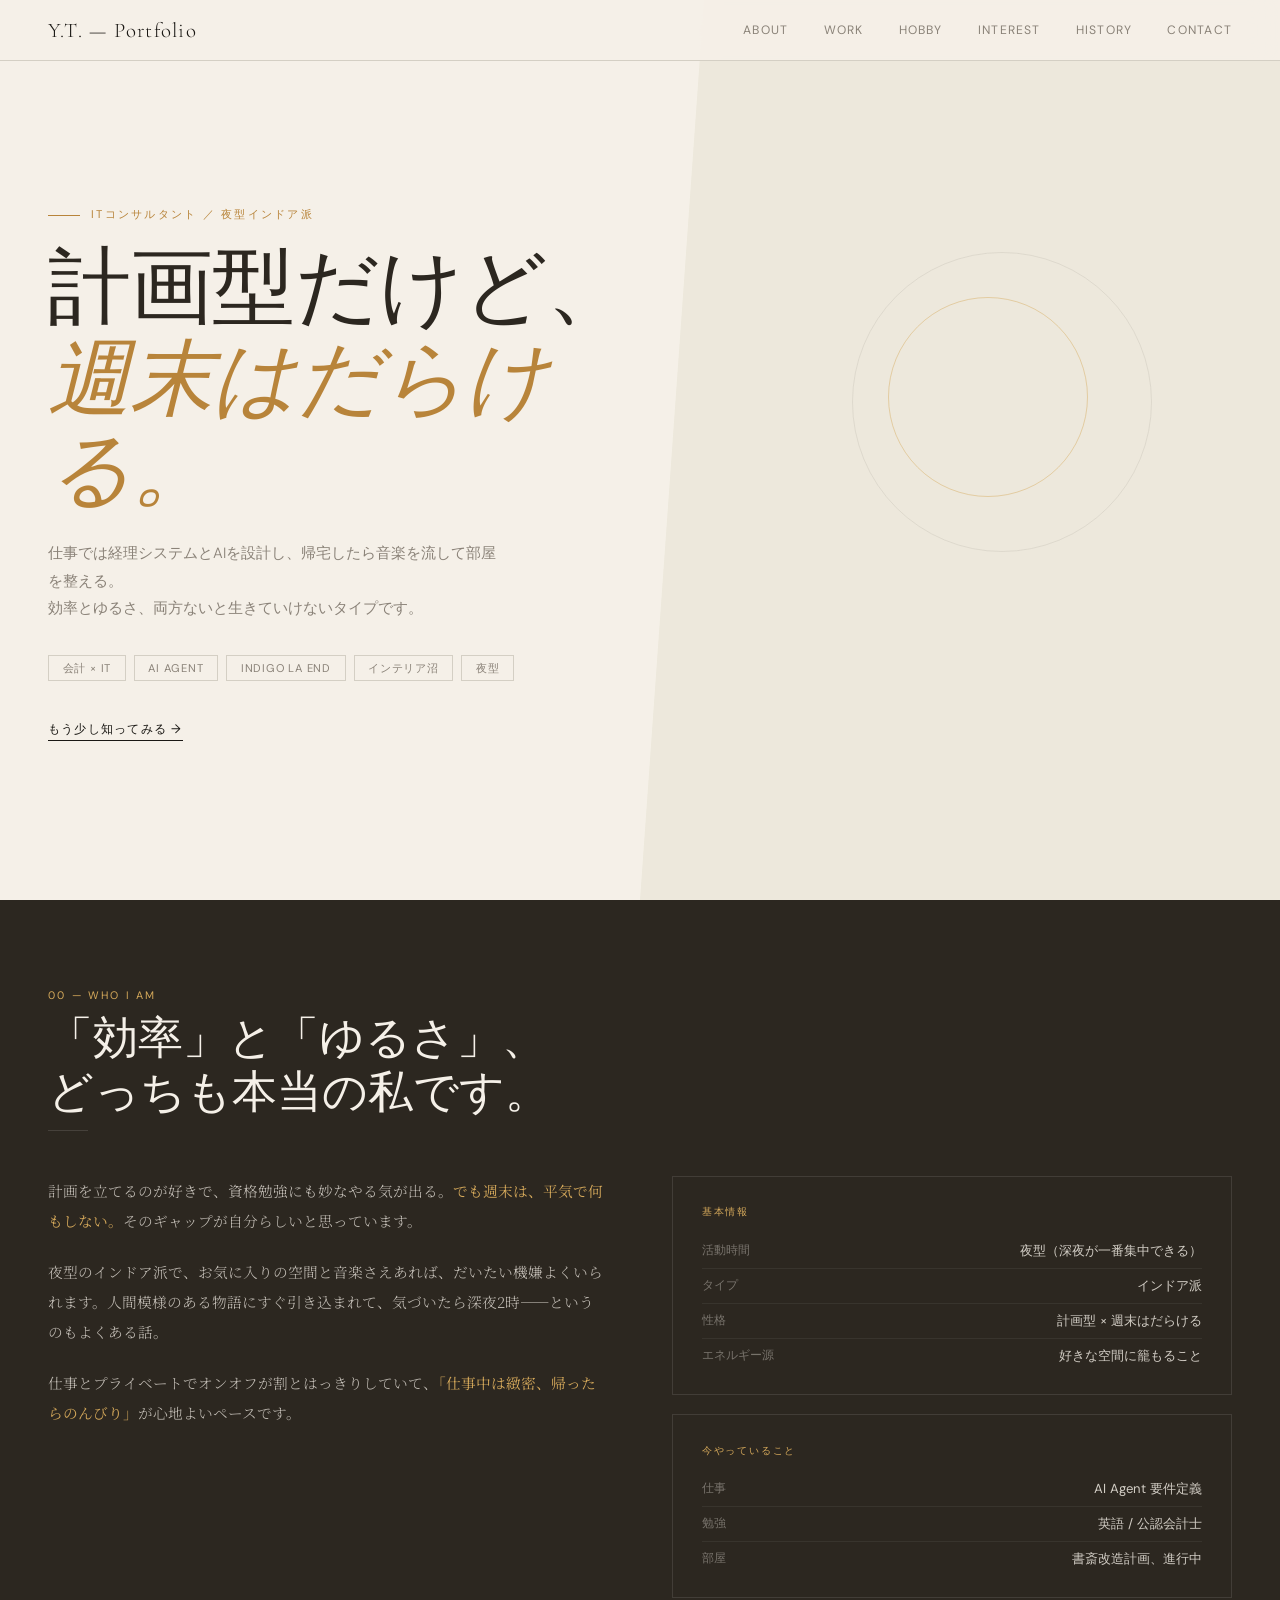
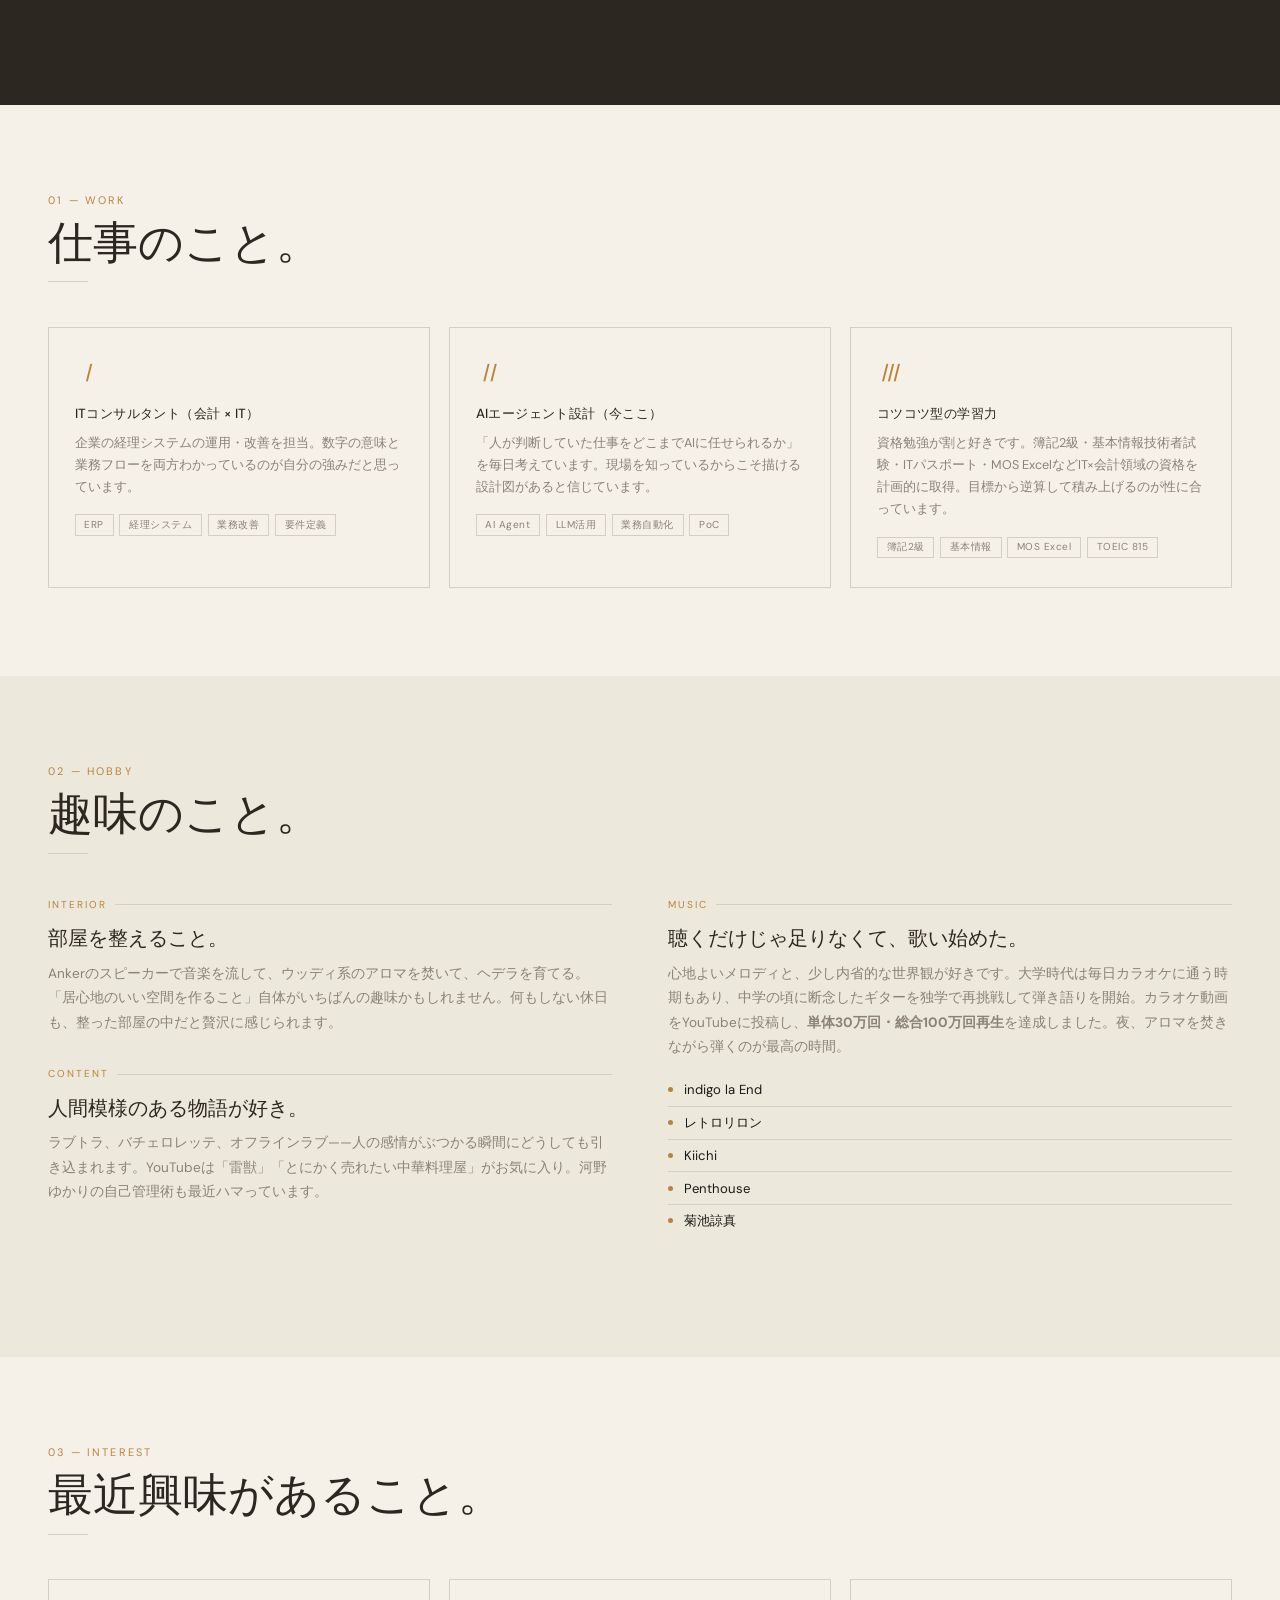
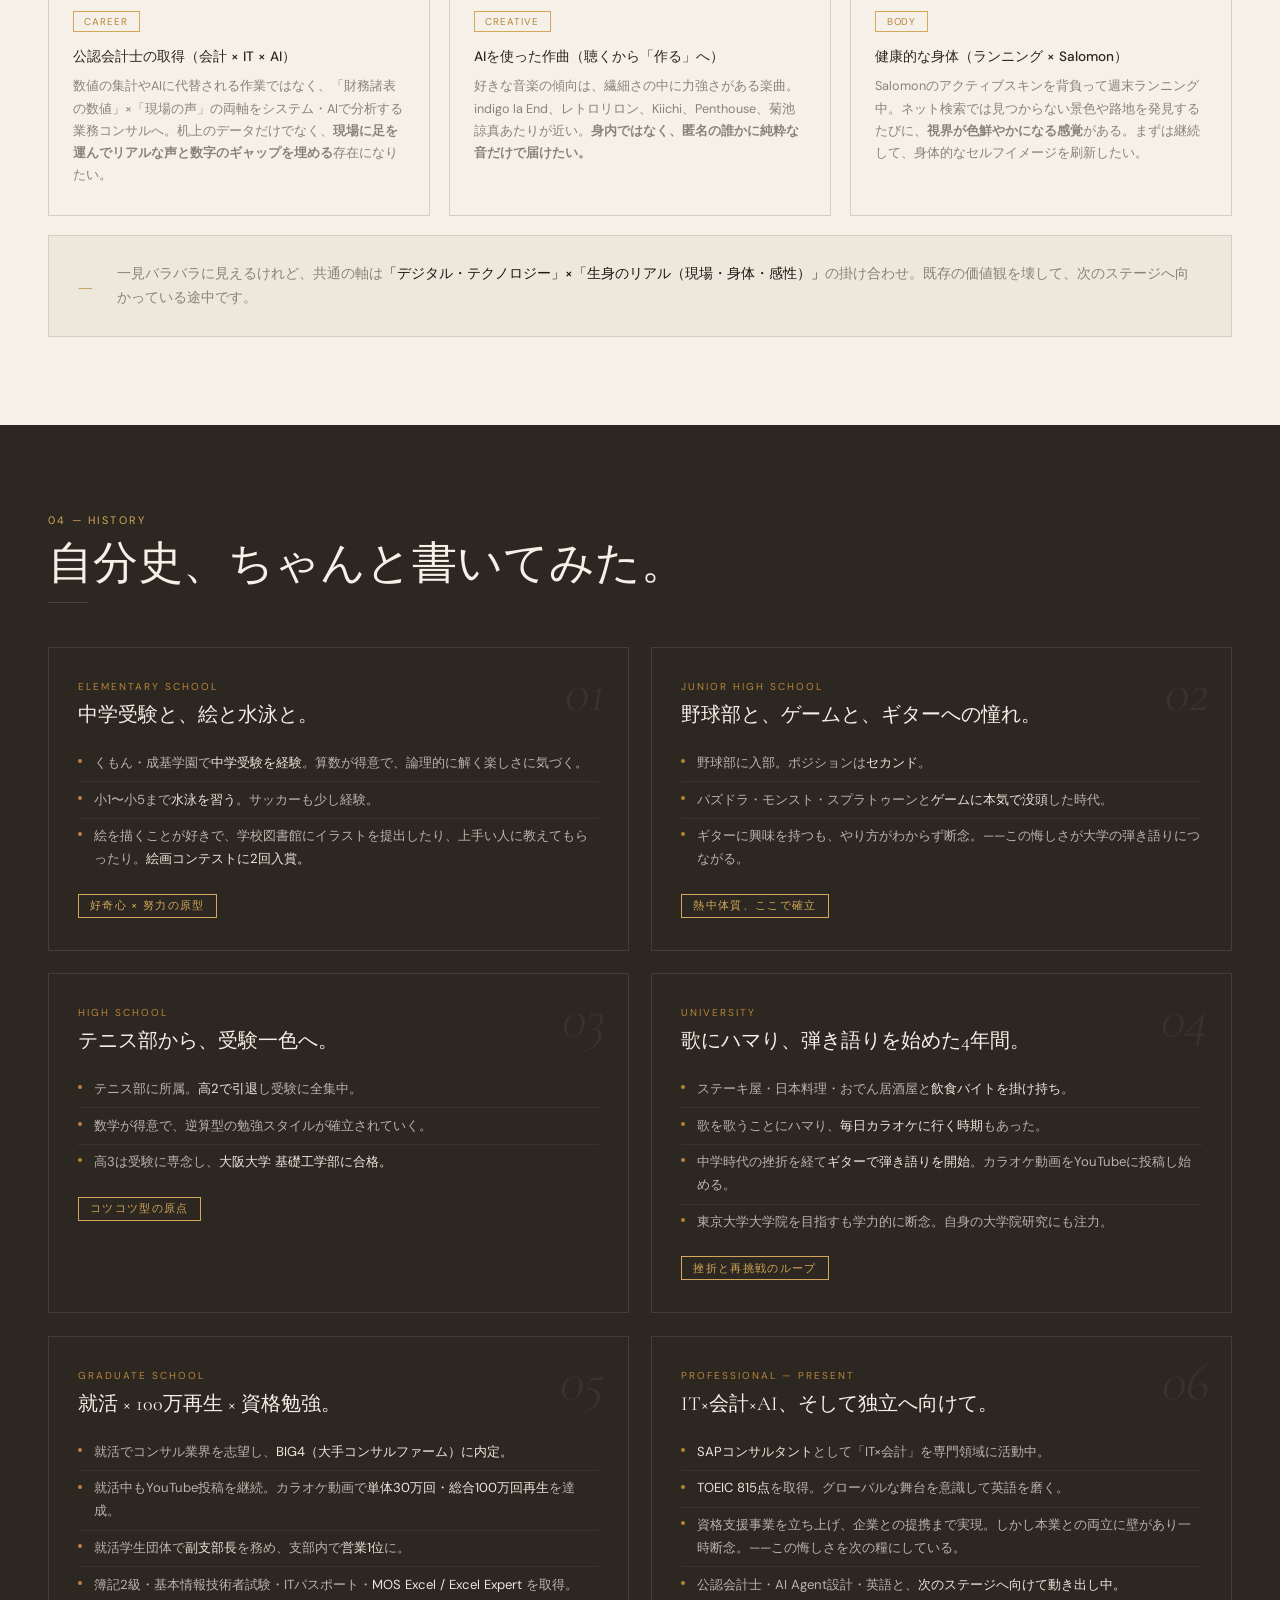
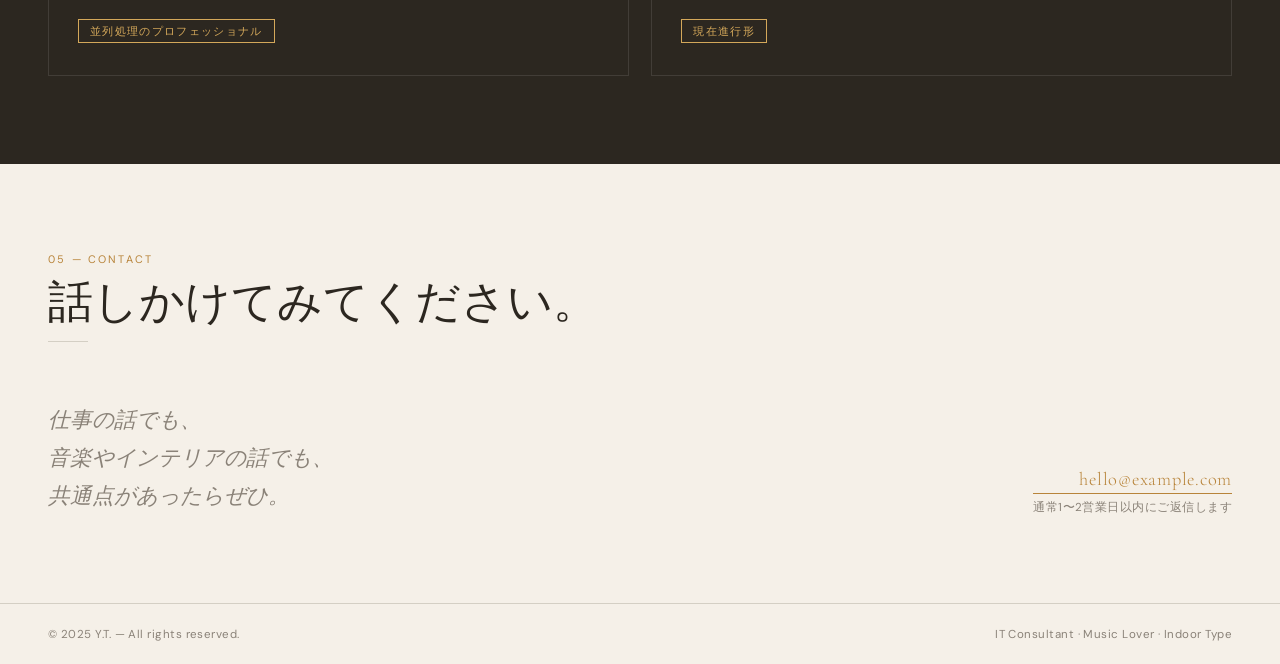
<file: portfolio_v1.03.html>
<!DOCTYPE html>
<html lang="ja">
<head>
<meta charset="UTF-8">
<meta name="viewport" content="width=device-width, initial-scale=1.0">
<title>Y.T. — Portfolio</title>
<link rel="preconnect" href="https://fonts.googleapis.com">
<link rel="preconnect" href="https://fonts.gstatic.com" crossorigin>
<link href="https://fonts.googleapis.com/css2?family=Cormorant+Garamond:ital,wght@0,300;0,400;1,300;1,400&family=DM+Sans:wght@300;400;500&family=Noto+Serif+JP:wght@300;400&display=swap" rel="stylesheet">
<style>
*{margin:0;padding:0;box-sizing:border-box}
:root{
  --ink:#1a1814;
  --paper:#f5f0e8;
  --cream:#ede8dc;
  --amber:#b8843a;
  --amber-l:#d4a85a;
  --muted:#8a8278;
  --deep:#2c2720;
  --border:#d4cfc4;
  --border-l:rgba(212,207,196,0.4);
}
html{scroll-behavior:smooth}
body{
  font-family:'DM Sans',sans-serif;
  background:var(--paper);
  color:var(--ink);
  overflow-x:hidden;
  -webkit-font-smoothing:antialiased;
}

/* ── NAV ── */
nav{
  position:fixed;top:0;left:0;right:0;z-index:100;
  display:flex;justify-content:space-between;align-items:center;
  padding:1.1rem 3rem;
  background:rgba(245,240,232,0.9);
  backdrop-filter:blur(14px);
  border-bottom:0.5px solid var(--border);
}
.nav-logo{font-family:'Cormorant Garamond',serif;font-size:1.3rem;font-weight:300;letter-spacing:0.06em;color:var(--ink)}
.nav-links{display:flex;gap:2.2rem}
.nav-links a{font-size:0.76rem;letter-spacing:0.1em;text-transform:uppercase;color:var(--muted);text-decoration:none;transition:color .25s}
.nav-links a:hover{color:var(--amber)}

/* ── HERO ── */
.hero{
  min-height:100vh;display:flex;align-items:center;
  padding:8rem 3rem 5rem;
  position:relative;overflow:hidden;
}
.hero-bg{
  position:absolute;top:0;right:0;width:50%;height:100%;
  background:var(--cream);
  clip-path:polygon(10% 0,100% 0,100% 100%,0 100%);
  z-index:0;
}
.hero-ring{
  position:absolute;top:28%;right:10%;
  width:300px;height:300px;
  border:0.5px solid var(--border);border-radius:50%;
  z-index:1;opacity:0.6;
}
.hero-ring2{
  position:absolute;top:33%;right:15%;
  width:200px;height:200px;
  border:0.5px solid var(--amber-l);border-radius:50%;
  z-index:1;opacity:0.45;
}
.hero-content{position:relative;z-index:2;max-width:600px}
.hero-eyebrow{
  font-size:0.7rem;letter-spacing:0.2em;text-transform:uppercase;
  color:var(--amber);margin-bottom:1.3rem;
  display:flex;align-items:center;gap:0.7rem;
}
.hero-eyebrow::before{content:'';width:2rem;height:0.5px;background:var(--amber)}
h1.display{
  font-family:'Cormorant Garamond',serif;
  font-size:clamp(3rem,7vw,5.2rem);
  font-weight:300;line-height:1.1;
  letter-spacing:-0.01em;
  color:var(--deep);margin-bottom:1.4rem;
}
h1.display em{font-style:italic;color:var(--amber)}
.hero-desc{
  font-size:0.93rem;color:var(--muted);line-height:1.85;
  max-width:460px;margin-bottom:2rem;font-weight:300;
}
.hero-chips{display:flex;flex-wrap:wrap;gap:0.5rem;margin-bottom:2.2rem}
.chip{
  font-size:0.7rem;letter-spacing:0.07em;text-transform:uppercase;
  padding:0.3rem 0.85rem;border:0.5px solid var(--border);
  color:var(--muted);transition:all .25s;cursor:default;
}
.chip:hover{border-color:var(--amber);color:var(--amber)}
.hero-cta{
  display:inline-flex;align-items:center;gap:0.5rem;
  font-size:0.78rem;letter-spacing:0.1em;text-transform:uppercase;
  color:var(--ink);text-decoration:none;
  border-bottom:1px solid var(--ink);padding-bottom:2px;
  transition:all .25s;
}
.hero-cta:hover{color:var(--amber);border-color:var(--amber)}

/* ── SECTION SHELL ── */
section{padding:5.5rem 3rem}
.s-label{font-size:0.68rem;letter-spacing:0.2em;text-transform:uppercase;color:var(--amber);margin-bottom:0.7rem}
h2.s-title{
  font-family:'Cormorant Garamond',serif;
  font-size:clamp(1.9rem,3.8vw,2.8rem);font-weight:300;
  color:var(--deep);line-height:1.2;margin-bottom:0.6rem;
}
.s-rule{width:2.5rem;height:0.5px;background:var(--border);margin-bottom:2.8rem}

/* ── ABOUT (dark) ── */
.about{background:var(--deep)}
.about .s-label{color:var(--amber-l)}
.about h2.s-title{color:var(--paper)}
.about .s-rule{background:rgba(255,255,255,0.12)}
.about-grid{display:grid;grid-template-columns:1fr 1fr;gap:4rem;align-items:start}
.about-prose p{
  font-family:'Noto Serif JP',serif;
  font-size:0.92rem;line-height:2.05;
  color:rgba(245,240,232,0.75);
  margin-bottom:1.3rem;font-weight:300;
}
.about-prose p b{color:var(--amber-l);font-weight:400}
.kv-block{border:0.5px solid rgba(255,255,255,0.1);padding:1.8rem;margin-bottom:1.2rem}
.kv-head{font-size:0.63rem;letter-spacing:0.18em;text-transform:uppercase;color:var(--amber-l);margin-bottom:0.9rem}
.kv{display:flex;justify-content:space-between;padding:0.5rem 0;border-bottom:0.5px solid rgba(255,255,255,0.06);font-size:0.82rem}
.kv:last-child{border:none;padding-bottom:0}
.kv .k{color:rgba(245,240,232,0.38);font-size:0.78rem}
.kv .v{color:rgba(245,240,232,0.82)}

/* ── WORK ── */
.work{background:var(--paper)}
.work-cards{display:grid;grid-template-columns:repeat(3,1fr);gap:1.2rem}
.wcard{
  border:0.5px solid var(--border);padding:1.8rem 1.6rem;
  background:var(--paper);position:relative;overflow:hidden;transition:background .35s;
}
.wcard::before{
  content:'';position:absolute;left:0;top:0;bottom:0;width:2px;
  background:var(--amber);transform:scaleY(0);transform-origin:bottom;transition:transform .35s;
}
.wcard:hover::before{transform:scaleY(1)}
.wcard:hover{background:var(--cream)}
.wcard-num{
  font-family:'Cormorant Garamond',serif;font-style:italic;
  font-size:1.5rem;font-weight:300;color:var(--amber);margin-bottom:1rem;
}
.wcard h3{font-size:0.83rem;font-weight:500;color:var(--deep);margin-bottom:0.6rem;letter-spacing:0.03em}
.wcard p{font-size:0.79rem;color:var(--muted);line-height:1.75}
.wcard-tags{display:flex;flex-wrap:wrap;gap:0.35rem;margin-top:1rem}
.wtag{font-size:0.63rem;letter-spacing:0.05em;padding:0.18rem 0.55rem;border:0.5px solid var(--border);color:var(--muted)}

/* ── HOBBY (cream) ── */
.hobby{background:var(--cream)}
.hobby-grid{display:grid;grid-template-columns:1fr 1fr;gap:3.5rem}
.hblock{margin-bottom:2rem}
.hblock-label{
  font-size:0.63rem;letter-spacing:0.2em;text-transform:uppercase;
  color:var(--amber);margin-bottom:0.9rem;
  display:flex;align-items:center;gap:0.5rem;
}
.hblock-label::after{content:'';flex:1;height:0.5px;background:var(--border)}
.hblock h3{
  font-family:'Cormorant Garamond',serif;
  font-size:1.25rem;font-weight:400;color:var(--deep);margin-bottom:0.6rem;
}
.hblock p{font-size:0.85rem;color:var(--muted);line-height:1.8}
.music-list{margin-top:0.9rem}
.mitem{
  display:flex;align-items:center;gap:0.7rem;
  padding:0.45rem 0;border-bottom:0.5px solid var(--border);
  font-size:0.82rem;color:var(--ink);
}
.mitem:last-child{border:none}
.mdot{width:5px;height:5px;border-radius:50%;background:var(--amber);flex-shrink:0}

/* ── INTEREST (paper) ── */
.interest{background:var(--paper)}
.interest-grid{display:grid;grid-template-columns:1fr 1fr 1fr;gap:1.2rem}
.icard{
  border:0.5px solid var(--border);padding:1.8rem 1.5rem;
  transition:background .3s;
}
.icard:hover{background:var(--cream)}
.icard-badge{
  display:inline-block;font-size:0.62rem;letter-spacing:0.1em;text-transform:uppercase;
  padding:0.2rem 0.65rem;border:0.5px solid var(--amber-l);color:var(--amber);
  margin-bottom:1rem;
}
.icard h3{font-size:0.85rem;font-weight:500;color:var(--deep);margin-bottom:0.6rem}
.icard p{font-size:0.79rem;color:var(--muted);line-height:1.75}
.interest-note{
  margin-top:1.2rem;padding:1.6rem 1.8rem;
  border:0.5px solid var(--border);background:var(--cream);
  display:flex;align-items:center;gap:1.5rem;
}
.interest-note-icon{
  font-family:'Cormorant Garamond',serif;font-style:italic;
  font-size:2rem;color:var(--amber);flex-shrink:0;
}
.interest-note p{font-size:0.85rem;color:var(--muted);line-height:1.8}
.interest-note p b{color:var(--ink);font-weight:500}

/* ── HISTORY (dark) ── */
.history{background:var(--deep)}
.history .s-label{color:var(--amber-l)}
.history h2.s-title{color:var(--paper)}
.history .s-rule{background:rgba(255,255,255,0.12)}

.era-grid{display:grid;grid-template-columns:1fr 1fr;gap:1.4rem}
.era-card{
  border:0.5px solid rgba(255,255,255,0.1);
  padding:2rem 1.8rem;
  position:relative;overflow:hidden;
  transition:background .35s;
}
.era-card::before{
  content:'';position:absolute;top:0;left:0;right:0;height:2px;
  background:var(--amber);transform:scaleX(0);transform-origin:left;transition:transform .45s;
}
.era-card:hover::before{transform:scaleX(1)}
.era-card:hover{background:rgba(255,255,255,0.035)}
.era-num{
  font-family:'Cormorant Garamond',serif;font-style:italic;
  font-size:3.5rem;font-weight:300;line-height:1;
  color:rgba(255,255,255,0.06);
  position:absolute;top:1rem;right:1.4rem;
  user-select:none;pointer-events:none;
}
.era-period{
  font-size:0.63rem;letter-spacing:0.2em;text-transform:uppercase;
  color:var(--amber);margin-bottom:0.55rem;
}
.era-title{
  font-family:'Cormorant Garamond',serif;
  font-size:1.25rem;font-weight:400;
  color:var(--paper);margin-bottom:1.1rem;
  line-height:1.3;
}
.era-items{list-style:none;padding:0;margin:0}
.era-items li{
  font-size:0.82rem;color:rgba(245,240,232,0.7);
  line-height:1.75;padding:0.4rem 0;
  border-bottom:0.5px solid rgba(255,255,255,0.06);
  padding-left:1rem;position:relative;
}
.era-items li::before{
  content:'';position:absolute;left:0;top:0.85rem;
  width:4px;height:4px;border-radius:50%;background:var(--amber);
}
.era-items li:last-child{border:none}
.era-items li b{color:rgba(245,240,232,0.95);font-weight:400}
.era-highlight{
  display:inline-block;margin-top:1rem;
  font-size:0.7rem;letter-spacing:0.12em;text-transform:uppercase;
  padding:0.22rem 0.7rem;border:0.5px solid var(--amber-l);
  color:var(--amber-l);
}
.era-card.full-width{grid-column:1/-1}

/* legacy timeline (unused, kept for compat) */
.timeline{position:relative;padding-left:2rem;max-width:640px;display:none}
.tyear{font-family:'Cormorant Garamond',serif;font-size:0.85rem;font-style:italic;color:var(--amber-l);margin-bottom:0.3rem}
.tevent{font-size:0.88rem;color:rgba(245,240,232,0.8);line-height:1.7;font-weight:300}
.tevent b{color:rgba(245,240,232,0.95);font-weight:400}

/* ── CONTACT (paper) ── */
.contact{background:var(--paper)}
.contact-inner{display:flex;justify-content:space-between;align-items:flex-end;flex-wrap:wrap;gap:2rem}
.contact-quote{
  font-family:'Cormorant Garamond',serif;
  font-size:1.35rem;font-weight:300;font-style:italic;
  color:var(--muted);line-height:1.75;max-width:480px;margin-top:1rem;
}
.contact-right{text-align:right}
.contact-mail{
  font-family:'Cormorant Garamond',serif;
  font-size:1.15rem;font-weight:300;
  color:var(--amber);letter-spacing:0.04em;
  text-decoration:none;display:block;
  border-bottom:0.5px solid var(--amber);padding-bottom:3px;
  margin-bottom:0.4rem;transition:opacity .25s;
}
.contact-mail:hover{opacity:0.7}
.contact-note{font-size:0.72rem;color:var(--muted);letter-spacing:0.04em}

/* ── FOOTER ── */
footer{
  padding:1.4rem 3rem;
  border-top:0.5px solid var(--border);
  display:flex;justify-content:space-between;
  background:var(--paper);
}
footer p{font-size:0.72rem;color:var(--muted);letter-spacing:0.04em}

/* ── FADE-UP ── */
@keyframes fu{from{opacity:0;transform:translateY(18px)}to{opacity:1;transform:translateY(0)}}
.hero-eyebrow{animation:fu .7s ease .15s both}
h1.display{animation:fu .7s ease .3s both}
.hero-desc{animation:fu .7s ease .45s both}
.hero-chips{animation:fu .7s ease .55s both}
.hero-cta{animation:fu .7s ease .65s both}
</style>
</head>
<body>

<nav>
  <div class="nav-logo">Y.T. — Portfolio</div>
  <div class="nav-links">
    <a href="#about">About</a>
    <a href="#work">Work</a>
    <a href="#hobby">Hobby</a>
    <a href="#interest">Interest</a>
    <a href="#history">History</a>
    <a href="#contact">Contact</a>
  </div>
</nav>

<!-- HERO -->
<section class="hero" id="home">
  <div class="hero-bg"></div>
  <div class="hero-ring"></div>
  <div class="hero-ring2"></div>
  <div class="hero-content">
    <div class="hero-eyebrow">ITコンサルタント ／ 夜型インドア派</div>
    <h1 class="display">計画型だけど、<br><em>週末はだらける。</em></h1>
    <p class="hero-desc">
      仕事では経理システムとAIを設計し、帰宅したら音楽を流して部屋を整える。<br>
      効率とゆるさ、両方ないと生きていけないタイプです。
    </p>
    <div class="hero-chips">
      <span class="chip">会計 × IT</span>
      <span class="chip">AI Agent</span>
      <span class="chip">indigo la End</span>
      <span class="chip">インテリア沼</span>
      <span class="chip">夜型</span>
    </div>
    <a href="#about" class="hero-cta">もう少し知ってみる →</a>
  </div>
</section>

<!-- ABOUT -->
<section class="about" id="about">
  <div class="s-label">00 — Who I am</div>
  <h2 class="s-title">「効率」と「ゆるさ」、<br>どっちも本当の私です。</h2>
  <div class="s-rule"></div>
  <div class="about-grid">
    <div class="about-prose">
      <p>計画を立てるのが好きで、資格勉強にも妙なやる気が出る。<b>でも週末は、平気で何もしない。</b>そのギャップが自分らしいと思っています。</p>
      <p>夜型のインドア派で、お気に入りの空間と音楽さえあれば、だいたい機嫌よくいられます。人間模様のある物語にすぐ引き込まれて、気づいたら深夜2時——というのもよくある話。</p>
      <p>仕事とプライベートでオンオフが割とはっきりしていて、<b>「仕事中は緻密、帰ったらのんびり」</b>が心地よいペースです。</p>
    </div>
    <div>
      <div class="kv-block">
        <div class="kv-head">基本情報</div>
        <div class="kv"><span class="k">活動時間</span><span class="v">夜型（深夜が一番集中できる）</span></div>
        <div class="kv"><span class="k">タイプ</span><span class="v">インドア派</span></div>
        <div class="kv"><span class="k">性格</span><span class="v">計画型 × 週末はだらける</span></div>
        <div class="kv"><span class="k">エネルギー源</span><span class="v">好きな空間に籠もること</span></div>
      </div>
      <div class="kv-block">
        <div class="kv-head">今やっていること</div>
        <div class="kv"><span class="k">仕事</span><span class="v">AI Agent 要件定義</span></div>
        <div class="kv"><span class="k">勉強</span><span class="v">英語 / 公認会計士</span></div>
        <div class="kv"><span class="k">部屋</span><span class="v">書斎改造計画、進行中</span></div>
      </div>
    </div>
  </div>
</section>

<!-- WORK -->
<section class="work" id="work">
  <div class="s-label">01 — Work</div>
  <h2 class="s-title">仕事のこと。</h2>
  <div class="s-rule"></div>
  <div class="work-cards">
    <div class="wcard">
      <div class="wcard-num">Ⅰ</div>
      <h3>ITコンサルタント（会計 × IT）</h3>
      <p>企業の経理システムの運用・改善を担当。数字の意味と業務フローを両方わかっているのが自分の強みだと思っています。</p>
      <div class="wcard-tags">
        <span class="wtag">ERP</span>
        <span class="wtag">経理システム</span>
        <span class="wtag">業務改善</span>
        <span class="wtag">要件定義</span>
      </div>
    </div>
    <div class="wcard">
      <div class="wcard-num">Ⅱ</div>
      <h3>AIエージェント設計（今ここ）</h3>
      <p>「人が判断していた仕事をどこまでAIに任せられるか」を毎日考えています。現場を知っているからこそ描ける設計図があると信じています。</p>
      <div class="wcard-tags">
        <span class="wtag">AI Agent</span>
        <span class="wtag">LLM活用</span>
        <span class="wtag">業務自動化</span>
        <span class="wtag">PoC</span>
      </div>
    </div>
    <div class="wcard">
      <div class="wcard-num">Ⅲ</div>
      <h3>コツコツ型の学習力</h3>
      <p>資格勉強が割と好きです。簿記2級・基本情報技術者試験・ITパスポート・MOS ExcelなどIT×会計領域の資格を計画的に取得。目標から逆算して積み上げるのが性に合っています。</p>
      <div class="wcard-tags">
        <span class="wtag">簿記2級</span>
        <span class="wtag">基本情報</span>
        <span class="wtag">MOS Excel</span>
        <span class="wtag">TOEIC 815</span>
      </div>
    </div>
  </div>
</section>

<!-- HOBBY -->
<section class="hobby" id="hobby">
  <div class="s-label">02 — Hobby</div>
  <h2 class="s-title">趣味のこと。</h2>
  <div class="s-rule"></div>
  <div class="hobby-grid">
    <div>
      <div class="hblock">
        <div class="hblock-label">Interior</div>
        <h3>部屋を整えること。</h3>
        <p>Ankerのスピーカーで音楽を流して、ウッディ系のアロマを焚いて、ヘデラを育てる。「居心地のいい空間を作ること」自体がいちばんの趣味かもしれません。何もしない休日も、整った部屋の中だと贅沢に感じられます。</p>
      </div>
      <div class="hblock">
        <div class="hblock-label">Content</div>
        <h3>人間模様のある物語が好き。</h3>
        <p>ラブトラ、バチェロレッテ、オフラインラブ——人の感情がぶつかる瞬間にどうしても引き込まれます。YouTubeは「雷獣」「とにかく売れたい中華料理屋」がお気に入り。河野ゆかりの自己管理術も最近ハマっています。</p>
      </div>
    </div>
    <div>
      <div class="hblock">
        <div class="hblock-label">Music</div>
        <h3>聴くだけじゃ足りなくて、歌い始めた。</h3>
        <p>心地よいメロディと、少し内省的な世界観が好きです。大学時代は毎日カラオケに通う時期もあり、中学の頃に断念したギターを独学で再挑戦して弾き語りを開始。カラオケ動画をYouTubeに投稿し、<b>単体30万回・総合100万回再生</b>を達成しました。夜、アロマを焚きながら弾くのが最高の時間。</p>
        <div class="music-list">
          <div class="mitem"><span class="mdot"></span>indigo la End</div>
          <div class="mitem"><span class="mdot"></span>レトロリロン</div>
          <div class="mitem"><span class="mdot"></span>Kiichi</div>
          <div class="mitem"><span class="mdot"></span>Penthouse</div>
          <div class="mitem"><span class="mdot"></span>菊池諒真</div>
        </div>
      </div>
    </div>
  </div>
</section>

<!-- INTEREST -->
<section class="interest" id="interest">
  <div class="s-label">03 — Interest</div>
  <h2 class="s-title">最近興味があること。</h2>
  <div class="s-rule"></div>
  <div class="interest-grid">
    <div class="icard">
      <span class="icard-badge">Career</span>
      <h3>公認会計士の取得（会計 × IT × AI）</h3>
      <p>数値の集計やAIに代替される作業ではなく、「財務諸表の数値」×「現場の声」の両軸をシステム・AIで分析する業務コンサルへ。机上のデータだけでなく、<b>現場に足を運んでリアルな声と数字のギャップを埋める</b>存在になりたい。</p>
    </div>
    <div class="icard">
      <span class="icard-badge">Creative</span>
      <h3>AIを使った作曲（聴くから「作る」へ）</h3>
      <p>好きな音楽の傾向は、繊細さの中に力強さがある楽曲。indigo la End、レトロリロン、Kiichi、Penthouse、菊池諒真あたりが近い。<b>身内ではなく、匿名の誰かに純粋な音だけで届けたい。</b></p>
    </div>
    <div class="icard">
      <span class="icard-badge">Body</span>
      <h3>健康的な身体（ランニング × Salomon）</h3>
      <p>Salomonのアクティブスキンを背負って週末ランニング中。ネット検索では見つからない景色や路地を発見するたびに、<b>視界が色鮮やかになる感覚</b>がある。まずは継続して、身体的なセルフイメージを刷新したい。</p>
    </div>
  </div>
  <div class="interest-note">
    <div class="interest-note-icon" style="font-size:1.1rem;font-style:normal;">—</div>
    <p>一見バラバラに見えるけれど、共通の軸は<b>「デジタル・テクノロジー」×「生身のリアル（現場・身体・感性）」</b>の掛け合わせ。既存の価値観を壊して、次のステージへ向かっている途中です。</p>
  </div>
</section>

<!-- HISTORY -->
<section class="history" id="history">
  <div class="s-label">04 — History</div>
  <h2 class="s-title">自分史、ちゃんと書いてみた。</h2>
  <div class="s-rule"></div>
  <div class="era-grid">

    <!-- 小学校 -->
    <div class="era-card">
      <div class="era-num">01</div>
      <div class="era-period">Elementary School</div>
      <div class="era-title">中学受験と、絵と水泳と。</div>
      <ul class="era-items">
        <li>くもん・成基学園で<b>中学受験を経験</b>。算数が得意で、論理的に解く楽しさに気づく。</li>
        <li>小1〜小5まで<b>水泳を習う</b>。サッカーも少し経験。</li>
        <li>絵を描くことが好きで、学校図書館にイラストを提出したり、上手い人に教えてもらったり。<b>絵画コンテストに2回入賞。</b></li>
      </ul>
      <span class="era-highlight">好奇心 × 努力の原型</span>
    </div>

    <!-- 中学校 -->
    <div class="era-card">
      <div class="era-num">02</div>
      <div class="era-period">Junior High School</div>
      <div class="era-title">野球部と、ゲームと、ギターへの憧れ。</div>
      <ul class="era-items">
        <li>野球部に入部。ポジションは<b>セカンド</b>。</li>
        <li>パズドラ・モンスト・スプラトゥーンと<b>ゲームに本気で没頭</b>した時代。</li>
        <li>ギターに興味を持つも、やり方がわからず断念。——この悔しさが大学の弾き語りにつながる。</li>
      </ul>
      <span class="era-highlight">熱中体質、ここで確立</span>
    </div>

    <!-- 高校 -->
    <div class="era-card">
      <div class="era-num">03</div>
      <div class="era-period">High School</div>
      <div class="era-title">テニス部から、受験一色へ。</div>
      <ul class="era-items">
        <li>テニス部に所属。<b>高2で引退</b>し受験に全集中。</li>
        <li>数学が得意で、逆算型の勉強スタイルが確立されていく。</li>
        <li>高3は受験に専念し、<b>大阪大学 基礎工学部に合格。</b></li>
      </ul>
      <span class="era-highlight">コツコツ型の原点</span>
    </div>

    <!-- 大学 -->
    <div class="era-card">
      <div class="era-num">04</div>
      <div class="era-period">University</div>
      <div class="era-title">歌にハマり、弾き語りを始めた4年間。</div>
      <ul class="era-items">
        <li>ステーキ屋・日本料理・おでん居酒屋と<b>飲食バイトを掛け持ち</b>。</li>
        <li>歌を歌うことにハマり、<b>毎日カラオケに行く時期</b>もあった。</li>
        <li>中学時代の挫折を経て<b>ギターで弾き語りを開始</b>。カラオケ動画をYouTubeに投稿し始める。</li>
        <li>東京大学大学院を目指すも学力的に断念。自身の大学院研究にも注力。</li>
      </ul>
      <span class="era-highlight">挫折と再挑戦のループ</span>
    </div>

    <!-- 大学院 -->
    <div class="era-card">
      <div class="era-num">05</div>
      <div class="era-period">Graduate School</div>
      <div class="era-title">就活 × 100万再生 × 資格勉強。</div>
      <ul class="era-items">
        <li>就活でコンサル業界を志望し、<b>BIG4（大手コンサルファーム）に内定。</b></li>
        <li>就活中もYouTube投稿を継続。カラオケ動画で<b>単体30万回・総合100万回再生</b>を達成。</li>
        <li>就活学生団体で<b>副支部長</b>を務め、支部内で<b>営業1位</b>に。</li>
        <li>簿記2級・基本情報技術者試験・ITパスポート・<b>MOS Excel / Excel Expert</b> を取得。</li>
      </ul>
      <span class="era-highlight">並列処理のプロフェッショナル</span>
    </div>

    <!-- 社会人 -->
    <div class="era-card">
      <div class="era-num">06</div>
      <div class="era-period">Professional — Present</div>
      <div class="era-title">IT×会計×AI、そして独立へ向けて。</div>
      <ul class="era-items">
        <li><b>SAPコンサルタント</b>として「IT×会計」を専門領域に活動中。</li>
        <li><b>TOEIC 815点</b>を取得。グローバルな舞台を意識して英語を磨く。</li>
        <li>資格支援事業を立ち上げ、企業との提携まで実現。しかし本業との両立に壁があり一時断念。——この悔しさを次の糧にしている。</li>
        <li>公認会計士・AI Agent設計・英語と、<b>次のステージへ向けて動き出し中。</b></li>
      </ul>
      <span class="era-highlight">現在進行形</span>
    </div>

  </div>
</section>

<!-- CONTACT -->
<section class="contact" id="contact">
  <div class="s-label">05 — Contact</div>
  <h2 class="s-title">話しかけてみてください。</h2>
  <div class="s-rule"></div>
  <div class="contact-inner">
    <div class="contact-left">
      <p class="contact-quote">
        仕事の話でも、<br>
        音楽やインテリアの話でも、<br>
        共通点があったらぜひ。
      </p>
    </div>
    <div class="contact-right">
      <a href="mailto:hello@example.com" class="contact-mail">hello@example.com</a>
      <p class="contact-note">通常1〜2営業日以内にご返信します</p>
    </div>
  </div>
</section>

<footer>
  <p>© 2025 Y.T. — All rights reserved.</p>
  <p>IT Consultant · Music Lover · Indoor Type</p>
</footer>

</body>
</html>
</file>
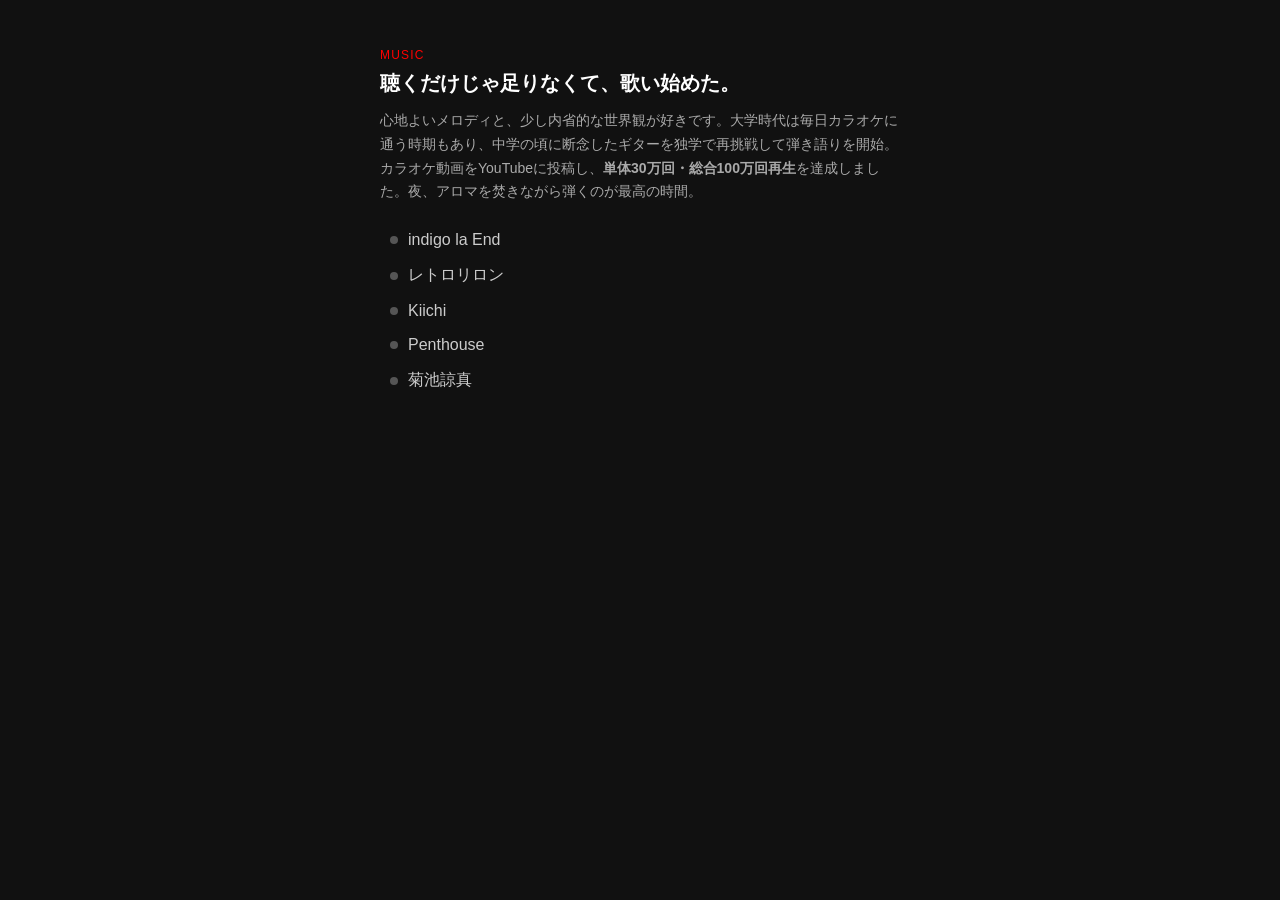
<file: demo/music-section.html>
<!DOCTYPE html>
<html lang="ja">
<head>
  <meta charset="UTF-8">
  <meta name="viewport" content="width=device-width, initial-scale=1.0">
  <title>Music Section</title>
  <style>
    /* ── アーティスト行 ── */
    .mitem {
      display: flex;
      align-items: center;
      gap: 10px;
      padding: 7px 10px;
      border-radius: 8px;
      cursor: pointer;
      transition: background .15s, gap .2s;
      user-select: none;
    }
    .mitem:hover { background: rgba(255,255,255,.05); gap: 14px; }
    .mitem:hover .mdot { background: #ff0000; }

    .mdot {
      width: 8px;
      height: 8px;
      border-radius: 50%;
      background: #555;
      flex-shrink: 0;
      transition: background .15s;
    }

    /* ── オーバーレイ ── */
    .yt-overlay {
      display: none;
      position: fixed;
      inset: 0;
      background: rgba(0,0,0,.5);
      backdrop-filter: blur(8px);
      -webkit-backdrop-filter: blur(8px);
      z-index: 999;
    }
    .yt-overlay.open {
      display: block;
      animation: ytFade .2s ease;
    }

    /* ── ボトムパネル ── */
    .yt-panel {
      display: none;
      position: fixed;
      bottom: 0;
      left: 50%;
      transform: translateX(-50%);
      width: min(520px, 100vw);
      background: #0f0f0f;
      border-radius: 20px 20px 0 0;
      padding: 10px 20px 36px;
      z-index: 1000;
      box-shadow: 0 -4px 60px rgba(0,0,0,.8);
    }
    .yt-panel.open {
      display: block;
      animation: ytSlide .32s cubic-bezier(.22,.61,.36,1);
    }
    .yt-handle {
      width: 40px; height: 4px;
      border-radius: 2px;
      background: #333;
      margin: 0 auto 18px;
    }
    .yt-header {
      display: flex;
      justify-content: space-between;
      align-items: center;
      margin-bottom: 14px;
    }
    .yt-title {
      display: flex;
      align-items: center;
      gap: 8px;
      font-size: 15px;
      font-weight: 600;
      color: #fff;
    }
    .yt-close {
      width: 32px; height: 32px;
      border-radius: 50%;
      border: none;
      background: #222;
      color: #888;
      font-size: 16px;
      cursor: pointer;
      display: flex; align-items: center; justify-content: center;
      transition: background .2s, color .2s;
    }
    .yt-close:hover { background: #333; color: #fff; }
    .yt-embed {
      position: relative;
      width: 100%;
      aspect-ratio: 16 / 9;
      border-radius: 12px;
      overflow: hidden;
      background: #000;
      margin-bottom: 14px;
    }
    .yt-embed iframe {
      position: absolute; inset: 0;
      width: 100%; height: 100%;
      border: none;
    }
    .yt-chbtn {
      display: flex;
      align-items: center;
      justify-content: center;
      gap: 8px;
      width: 100%;
      padding: 12px;
      background: #ff0000;
      color: #fff;
      border-radius: 10px;
      font-size: 14px;
      font-weight: 700;
      text-decoration: none;
      letter-spacing: .02em;
      transition: background .2s;
    }
    .yt-chbtn:hover { background: #cc0000; }

    @keyframes ytFade {
      from { opacity: 0; } to { opacity: 1; }
    }
    @keyframes ytSlide {
      from { transform: translateX(-50%) translateY(100%); }
      to   { transform: translateX(-50%) translateY(0); }
    }

    /* ── デモ用ベーススタイル ── */
    body {
      background: #111;
      color: #ccc;
      font-family: sans-serif;
      padding: 40px 20px;
    }
    .hblock { max-width: 520px; margin: 0 auto; }
    .hblock-label {
      font-size: 12px;
      letter-spacing: .1em;
      text-transform: uppercase;
      color: #ff0000;
      margin-bottom: 8px;
    }
    .hblock h3 {
      font-size: 20px;
      font-weight: 700;
      color: #fff;
      margin: 0 0 12px;
    }
    .hblock p {
      font-size: 14px;
      line-height: 1.7;
      color: #aaa;
      margin: 0 0 20px;
    }
    .music-list { display: flex; flex-direction: column; gap: 2px; }
  </style>
</head>
<body>

  <!-- オーバーレイ -->
  <div class="yt-overlay" id="yt-overlay" onclick="ytClose()"></div>

  <!-- パネル -->
  <div class="yt-panel" id="yt-panel">
    <div class="yt-handle"></div>
    <div class="yt-header">
      <div class="yt-title">
        <svg width="22" height="16" viewBox="0 0 22 16" fill="none">
          <path d="M21.5 2.5a2.7 2.7 0 0 0-1.9-1.9C17.9.1 11 .1 11 .1S4.1.1 2.4.6A2.7 2.7 0 0 0 .5 2.5 29 29 0 0 0 0 8a29 29 0 0 0 .5 5.5 2.7 2.7 0 0 0 1.9 1.9c1.7.5 8.6.5 8.6.5s6.9 0 8.6-.5a2.7 2.7 0 0 0 1.9-1.9A29 29 0 0 0 22 8a29 29 0 0 0-.5-5.5ZM8.8 11V5l5.7 3-5.7 3Z" fill="#ff0000"/>
        </svg>
        <span id="yt-name"></span>
      </div>
      <button class="yt-close" onclick="ytClose()">✕</button>
    </div>
    <div class="yt-embed">
      <iframe id="yt-iframe" src=""
        allow="accelerometer; autoplay; clipboard-write; encrypted-media; gyroscope; picture-in-picture"
        allowfullscreen></iframe>
    </div>
    <a class="yt-chbtn" id="yt-chbtn" href="#" target="_blank" rel="noopener noreferrer">
      チャンネルを開く →
    </a>
  </div>

  <!-- Music ブロック -->
  <div>
    <div class="hblock">
      <div class="hblock-label">Music</div>
      <h3>聴くだけじゃ足りなくて、歌い始めた。</h3>
      <p>心地よいメロディと、少し内省的な世界観が好きです。大学時代は毎日カラオケに通う時期もあり、中学の頃に断念したギターを独学で再挑戦して弾き語りを開始。カラオケ動画をYouTubeに投稿し、<b>単体30万回・総合100万回再生</b>を達成しました。夜、アロマを焚きながら弾くのが最高の時間。</p>
      <div class="music-list">
        <div class="mitem"
          data-name="indigo la End"
          data-video="aqoeNOw4_uQ"
          data-url="https://www.youtube.com/channel/UCXKSbzihU5cu0U4qbbjB3GA"
          onclick="ytOpen(this)">
          <span class="mdot"></span>indigo la End
        </div>
        <div class="mitem"
          data-name="レトロリロン"
          data-video="EXbU-YdORqc"
          data-url="https://www.youtube.com/@retroriron"
          onclick="ytOpen(this)">
          <span class="mdot"></span>レトロリロン
        </div>
        <div class="mitem"
          data-name="Kiichi"
          data-video="fJ26qxGeOTQ"
          data-url="https://www.youtube.com/@kato_seigoro"
          onclick="ytOpen(this)">
          <span class="mdot"></span>Kiichi
        </div>
        <div class="mitem"
          data-name="Penthouse"
          data-video="ranKqdKHVUs"
          data-url="https://www.youtube.com/c/Penthouse_tokyo"
          onclick="ytOpen(this)">
          <span class="mdot"></span>Penthouse
        </div>
        <div class="mitem"
          data-name="菊池諒真"
          data-playlist="UUbjogEQmfNVLHIa8Xb4MZuA"
          data-url="https://www.youtube.com/@vivanzedenjp"
          onclick="ytOpen(this)">
          <span class="mdot"></span>菊池諒真
        </div>
      </div>
    </div>
  </div>

  <script>
    function ytOpen(el) {
      const { name, video, playlist, url } = el.dataset;
      const src = video
        ? `https://www.youtube.com/embed/${video}?autoplay=1&rel=0`
        : `https://www.youtube.com/embed/videoseries?list=${playlist}&autoplay=1`;
      document.getElementById('yt-name').textContent = name;
      document.getElementById('yt-iframe').src = src;
      document.getElementById('yt-chbtn').href = url;
      document.getElementById('yt-overlay').classList.add('open');
      document.getElementById('yt-panel').classList.add('open');
      document.body.style.overflow = 'hidden';
    }

    function ytClose() {
      document.getElementById('yt-overlay').classList.remove('open');
      document.getElementById('yt-panel').classList.remove('open');
      document.getElementById('yt-iframe').src = '';
      document.body.style.overflow = '';
    }

    document.addEventListener('keydown', e => {
      if (e.key === 'Escape') ytClose();
    });
  </script>

</body>
</html>
</file>
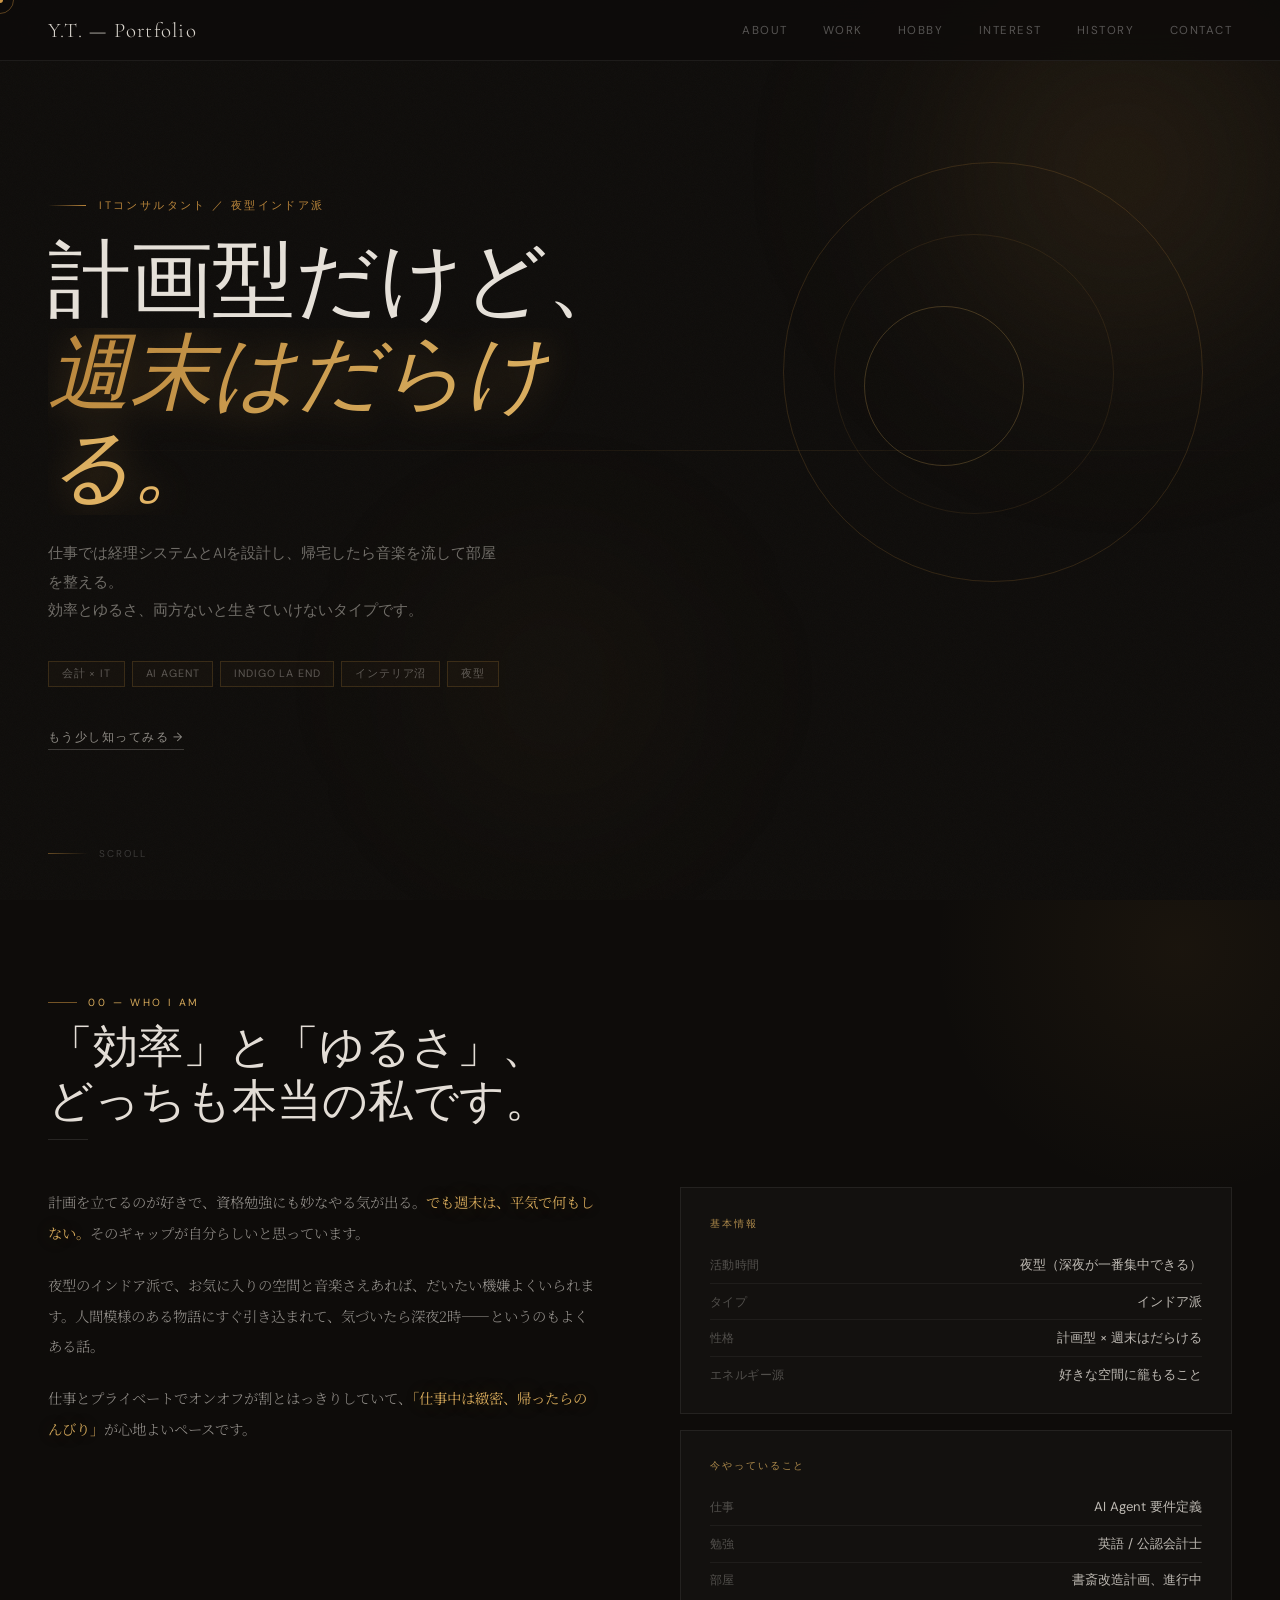
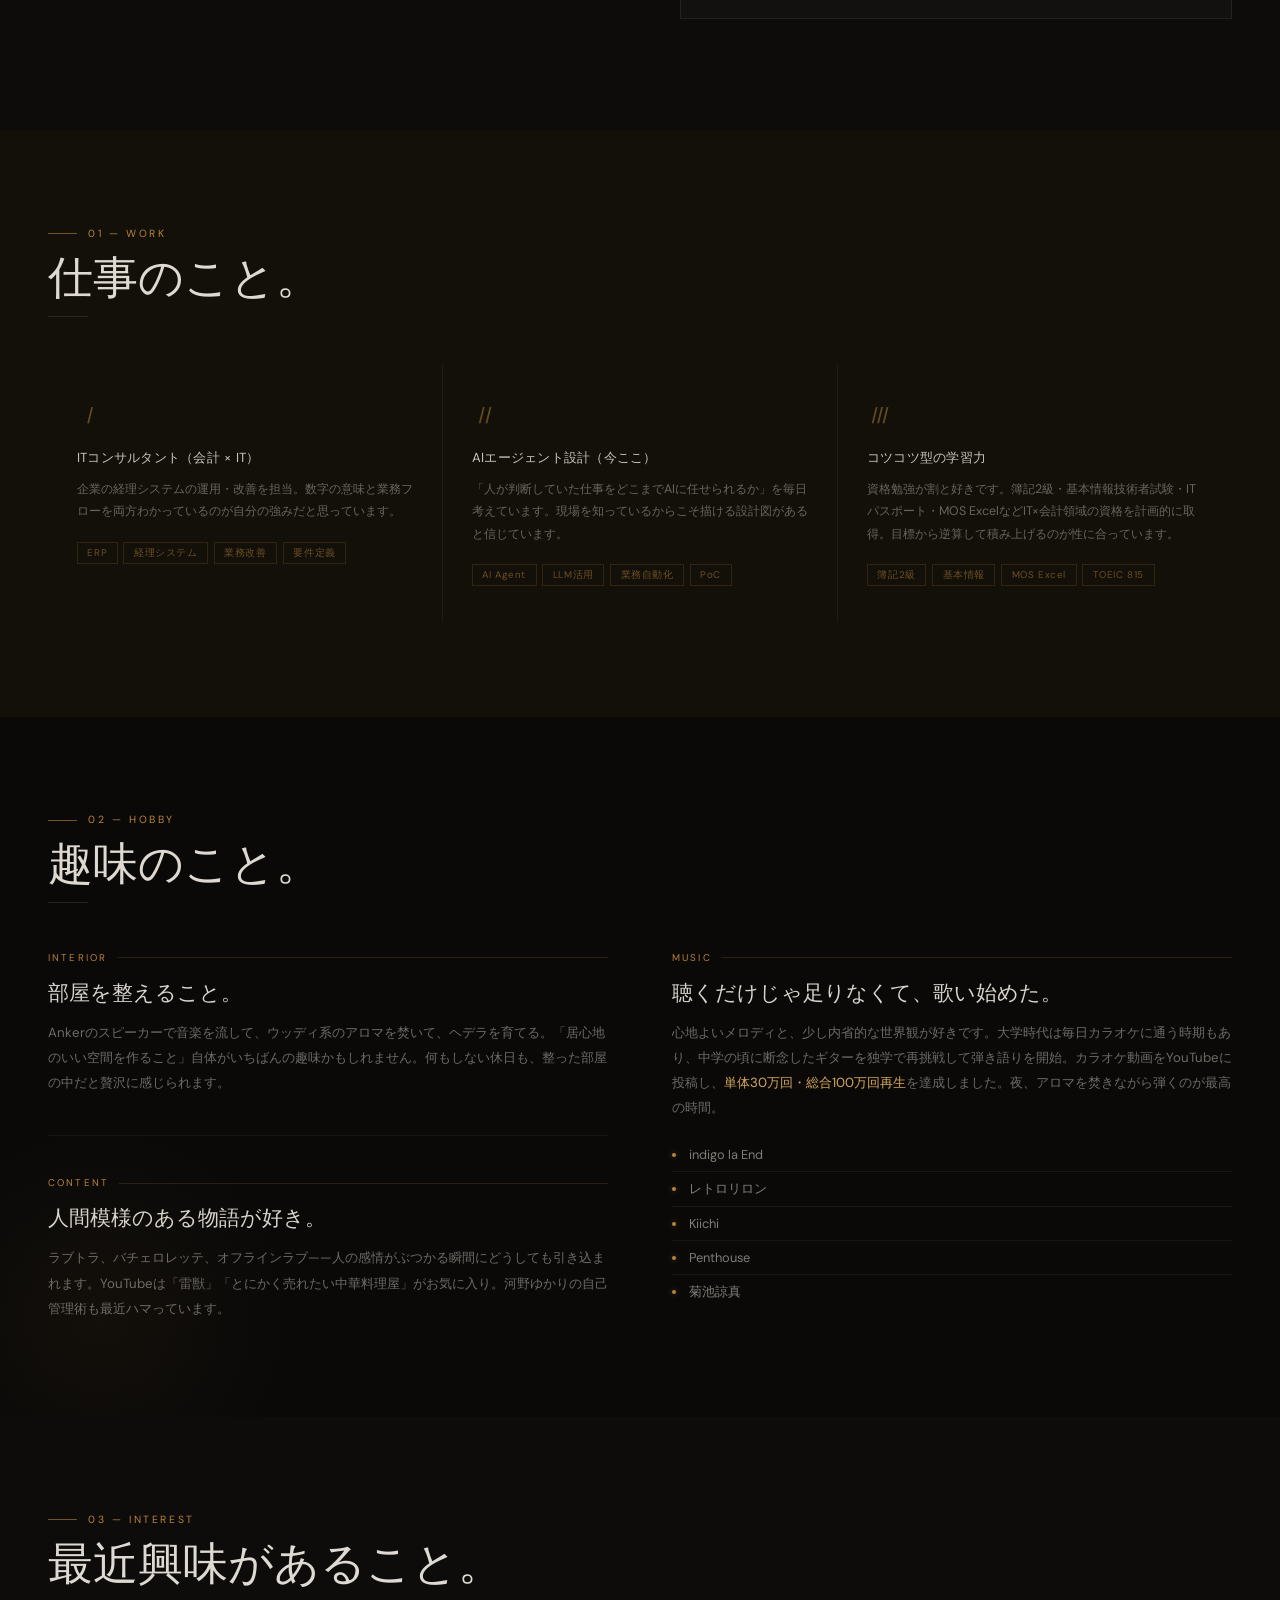
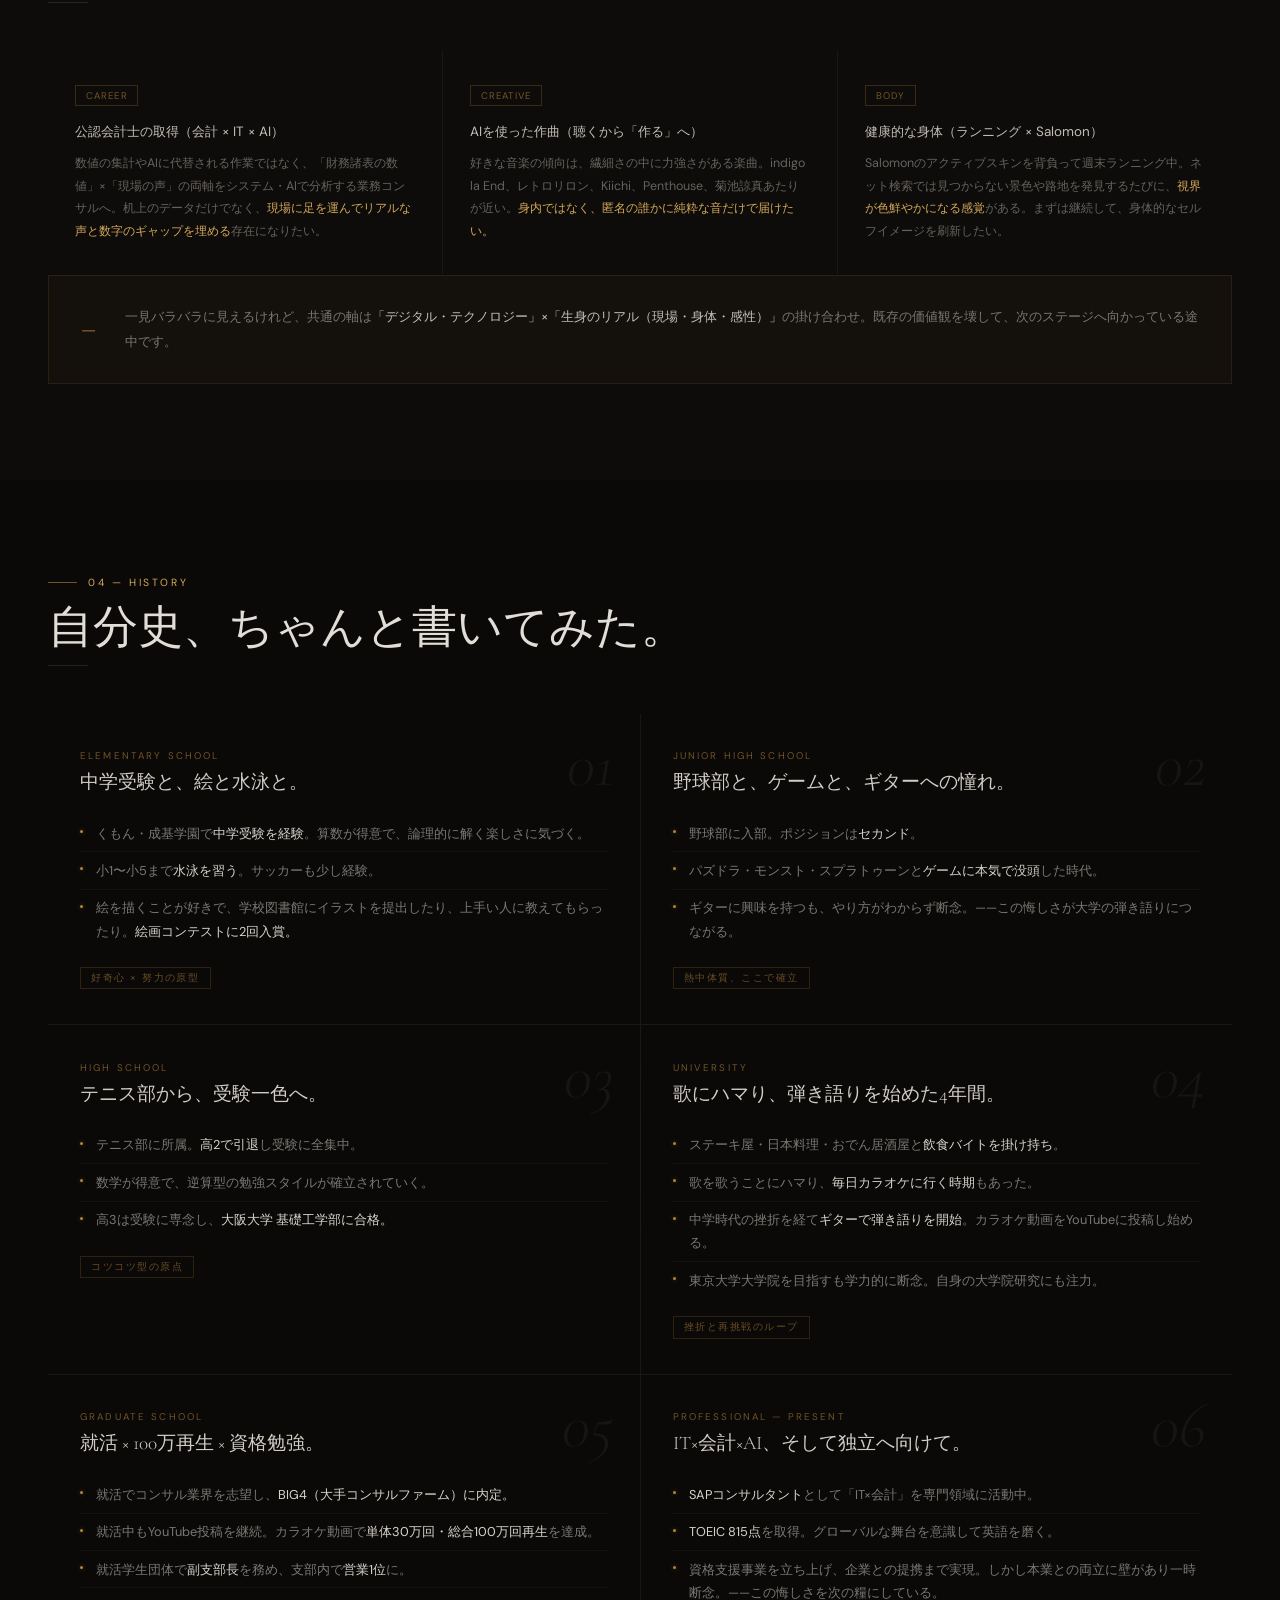
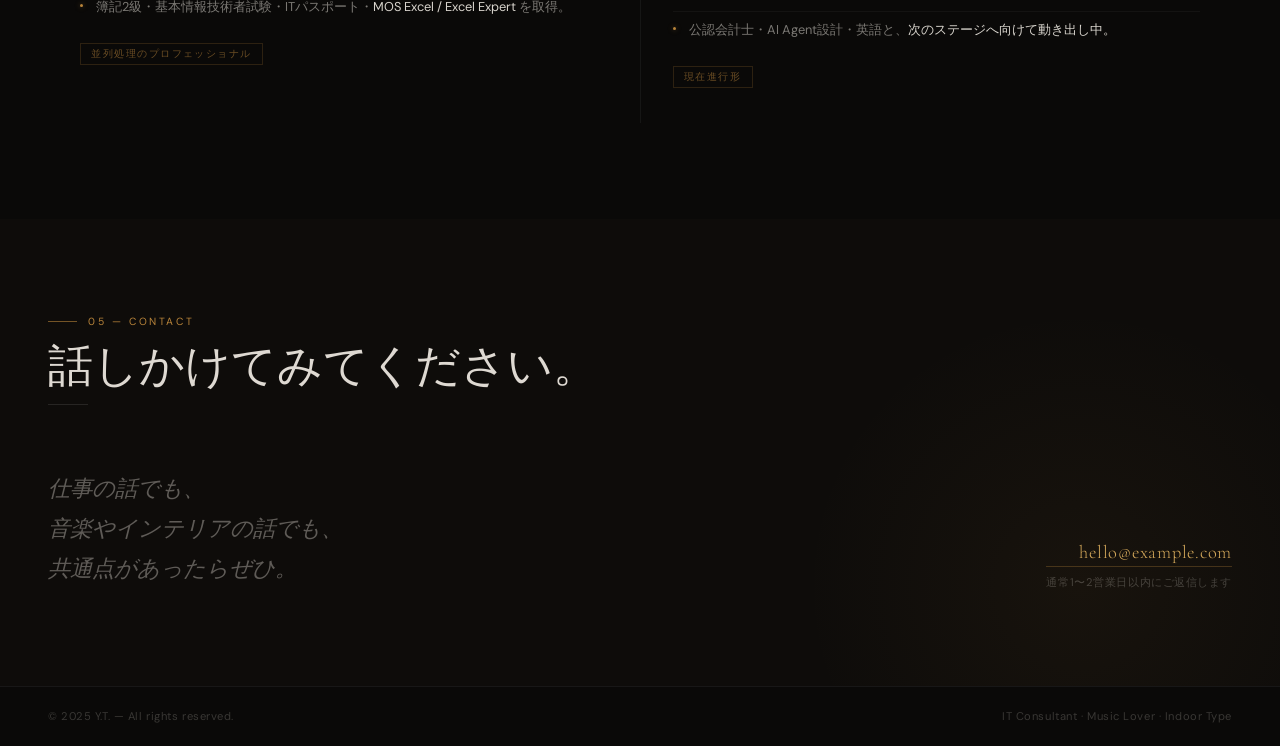
<file: old/portfolio.html>
<!DOCTYPE html>
<html lang="ja">
<head>
<meta charset="UTF-8">
<meta name="viewport" content="width=device-width, initial-scale=1.0">
<title>Y.T. — Portfolio</title>
<link rel="preconnect" href="https://fonts.googleapis.com">
<link rel="preconnect" href="https://fonts.gstatic.com" crossorigin>
<link href="https://fonts.googleapis.com/css2?family=Cormorant+Garamond:ital,wght@0,300;0,400;1,300;1,400&family=DM+Sans:wght@300;400;500&family=Noto+Serif+JP:wght@300;400&display=swap" rel="stylesheet">
<style>
*{margin:0;padding:0;box-sizing:border-box}
:root{
  --ink:#1a1814;
  --paper:#f5f0e8;
  --cream:#ede8dc;
  --amber:#b8843a;
  --amber-l:#d4a85a;
  --amber-glow:#c9923f;
  --muted:#8a8278;
  --deep:#2c2720;
  --hero-bg:#0e0c0a;
  --hero-mid:#161210;
  --border:#d4cfc4;
  --border-l:rgba(212,207,196,0.4);
  --border-d:rgba(255,255,255,0.07);
}
html{scroll-behavior:smooth}
body{
  font-family:'DM Sans',sans-serif;
  background:var(--paper);
  color:var(--ink);
  overflow-x:hidden;
  -webkit-font-smoothing:antialiased;
}

/* ── CUSTOM CURSOR ── */
.cursor{
  position:fixed;pointer-events:none;z-index:9999;
  width:6px;height:6px;border-radius:50%;
  background:var(--amber-glow);
  transform:translate(-50%,-50%);
  transition:transform .08s ease, opacity .3s;
  mix-blend-mode:screen;
}
.cursor-ring{
  position:fixed;pointer-events:none;z-index:9998;
  width:28px;height:28px;border-radius:50%;
  border:0.5px solid rgba(184,132,58,0.45);
  transform:translate(-50%,-50%);
  transition:transform .18s ease, width .25s, height .25s, opacity .3s;
}

/* ── NAV ── */
nav{
  position:fixed;top:0;left:0;right:0;z-index:100;
  display:flex;justify-content:space-between;align-items:center;
  padding:1.1rem 3rem;
  background:rgba(14,12,10,0.82);
  backdrop-filter:blur(18px);
  border-bottom:0.5px solid var(--border-d);
  transition:background .4s;
}
nav.scrolled{background:rgba(14,12,10,0.96)}
.nav-logo{font-family:'Cormorant Garamond',serif;font-size:1.3rem;font-weight:300;letter-spacing:0.06em;color:rgba(245,240,232,0.88)}
.nav-links{display:flex;gap:2.2rem}
.nav-links a{font-size:0.72rem;letter-spacing:0.13em;text-transform:uppercase;color:rgba(255,255,255,0.3);text-decoration:none;transition:color .25s}
.nav-links a:hover{color:var(--amber-l)}

/* ── HERO ── */
.hero{
  min-height:100vh;display:flex;align-items:center;
  padding:8rem 3rem 5rem;
  position:relative;overflow:hidden;
  background:var(--hero-bg);
}

/* noise texture overlay */
.hero::after{
  content:'';
  position:absolute;inset:0;z-index:0;
  background-image:url("data:image/svg+xml,%3Csvg viewBox='0 0 256 256' xmlns='http://www.w3.org/2000/svg'%3E%3Cfilter id='n'%3E%3CfeTurbulence type='fractalNoise' baseFrequency='0.9' numOctaves='4' stitchTiles='stitch'/%3E%3C/filter%3E%3Crect width='100%25' height='100%25' filter='url(%23n)' opacity='1'/%3E%3C/svg%3E");
  background-size:180px 180px;
  opacity:0.028;
  pointer-events:none;
}

/* ambient glow orbs */
.hero-orb{
  position:absolute;border-radius:50%;pointer-events:none;
  filter:blur(90px);z-index:0;
}
.hero-orb-1{
  width:520px;height:520px;
  top:-10%;right:-8%;
  background:radial-gradient(circle, rgba(184,132,58,0.18) 0%, transparent 70%);
  animation:orbFloat1 12s ease-in-out infinite;
}
.hero-orb-2{
  width:340px;height:340px;
  bottom:5%;left:30%;
  background:radial-gradient(circle, rgba(184,132,58,0.08) 0%, transparent 70%);
  animation:orbFloat2 16s ease-in-out infinite;
}
@keyframes orbFloat1{0%,100%{transform:translate(0,0) scale(1)}50%{transform:translate(-30px,25px) scale(1.06)}}
@keyframes orbFloat2{0%,100%{transform:translate(0,0)}50%{transform:translate(20px,-18px)}}

/* rings — parallax targets */
.hero-ring{
  position:absolute;border-radius:50%;pointer-events:none;z-index:1;
}
.hero-ring-1{
  width:420px;height:420px;
  top:18%;right:6%;
  border:0.5px solid rgba(184,132,58,0.2);
}
.hero-ring-2{
  width:280px;height:280px;
  top:26%;right:13%;
  border:0.5px solid rgba(184,132,58,0.12);
}
.hero-ring-3{
  width:160px;height:160px;
  top:34%;right:20%;
  border:0.5px solid rgba(212,168,90,0.25);
  animation:ringPulse 4s ease-in-out infinite;
}
@keyframes ringPulse{0%,100%{opacity:0.25;transform:scale(1)}50%{opacity:0.55;transform:scale(1.03)}}

/* horizontal rule accent */
.hero-line{
  position:absolute;left:0;top:50%;
  width:100%;height:0.5px;
  background:linear-gradient(90deg, transparent, rgba(184,132,58,0.07) 40%, rgba(184,132,58,0.12) 60%, transparent);
  z-index:0;pointer-events:none;
}

.hero-content{position:relative;z-index:2;max-width:600px}

/* eyebrow — reveal animation */
.hero-eyebrow{
  font-size:0.68rem;letter-spacing:0.22em;text-transform:uppercase;
  color:var(--amber);margin-bottom:1.4rem;
  display:flex;align-items:center;gap:0.8rem;
  opacity:0;animation:revealUp .8s cubic-bezier(.22,1,.36,1) .2s forwards;
}
.hero-eyebrow::before{content:'';width:2.4rem;height:0.5px;background:linear-gradient(90deg,transparent,var(--amber))}

/* h1 — line by line reveal */
h1.display{
  font-family:'Cormorant Garamond',serif;
  font-size:clamp(3rem,7vw,5.2rem);
  font-weight:300;line-height:1.12;
  letter-spacing:-0.01em;
  color:rgba(245,240,232,0.93);
  margin-bottom:1.6rem;
  overflow:hidden;
}
h1.display em{
  font-style:italic;
  background:linear-gradient(135deg,var(--amber) 0%,var(--amber-l) 60%,#e8b96a 100%);
  -webkit-background-clip:text;-webkit-text-fill-color:transparent;background-clip:text;
  filter:drop-shadow(0 0 18px rgba(184,132,58,0.35));
}
.display-line{
  display:block;overflow:hidden;
}
.display-line span{
  display:block;
  opacity:0;transform:translateY(100%);
}
.display-line:nth-child(1) span{animation:lineReveal .9s cubic-bezier(.22,1,.36,1) .35s forwards}
.display-line:nth-child(2) span{animation:lineReveal .9s cubic-bezier(.22,1,.36,1) .5s forwards}

@keyframes lineReveal{to{opacity:1;transform:translateY(0)}}
@keyframes revealUp{from{opacity:0;transform:translateY(14px)}to{opacity:1;transform:translateY(0)}}

.hero-desc{
  font-size:0.91rem;color:rgba(245,240,232,0.42);line-height:1.95;
  max-width:460px;margin-bottom:2.2rem;font-weight:300;
  opacity:0;animation:revealUp .8s cubic-bezier(.22,1,.36,1) .7s forwards;
}

.hero-chips{
  display:flex;flex-wrap:wrap;gap:0.45rem;margin-bottom:2.4rem;
  opacity:0;animation:revealUp .8s cubic-bezier(.22,1,.36,1) .85s forwards;
}
.chip{
  font-size:0.67rem;letter-spacing:0.08em;text-transform:uppercase;
  padding:0.28rem 0.8rem;
  border:0.5px solid rgba(184,132,58,0.22);
  color:rgba(245,240,232,0.32);
  transition:all .3s;cursor:default;
  background:rgba(184,132,58,0.04);
}
.chip:hover{
  border-color:rgba(184,132,58,0.6);
  color:var(--amber-l);
  background:rgba(184,132,58,0.08);
  box-shadow:0 0 12px rgba(184,132,58,0.12);
}

.hero-cta{
  display:inline-flex;align-items:center;gap:0.55rem;
  font-size:0.75rem;letter-spacing:0.12em;text-transform:uppercase;
  color:rgba(245,240,232,0.55);text-decoration:none;
  border-bottom:0.5px solid rgba(245,240,232,0.2);padding-bottom:3px;
  transition:all .3s;
  opacity:0;animation:revealUp .8s cubic-bezier(.22,1,.36,1) 1s forwards;
}
.hero-cta:hover{
  color:var(--amber-l);
  border-color:rgba(184,132,58,0.5);
  text-shadow:0 0 20px rgba(184,132,58,0.3);
}

/* scroll indicator */
.hero-scroll{
  position:absolute;bottom:2.5rem;left:3rem;z-index:2;
  display:flex;align-items:center;gap:0.7rem;
  font-size:0.62rem;letter-spacing:0.2em;text-transform:uppercase;
  color:rgba(255,255,255,0.18);
  opacity:0;animation:revealUp .8s ease 1.3s forwards;
}
.hero-scroll-line{
  width:2.5rem;height:0.5px;
  background:linear-gradient(90deg,rgba(184,132,58,0.5),transparent);
  animation:scrollPulse 2.5s ease-in-out infinite;
}
@keyframes scrollPulse{0%,100%{transform:scaleX(1);opacity:0.5}50%{transform:scaleX(1.3);opacity:1}}

/* ── SECTION SHELL ── */
section{padding:6rem 3rem}
.s-label{
  font-size:0.65rem;letter-spacing:0.25em;text-transform:uppercase;
  color:var(--amber);margin-bottom:0.8rem;
  display:flex;align-items:center;gap:0.7rem;
}
.s-label::before{content:'';width:1.8rem;height:0.5px;background:var(--amber);opacity:0.6}
h2.s-title{
  font-family:'Cormorant Garamond',serif;
  font-size:clamp(1.9rem,3.8vw,2.8rem);font-weight:300;
  line-height:1.2;margin-bottom:0.6rem;
}
.s-rule{width:2.5rem;height:0.5px;margin-bottom:3rem}

/* ── ABOUT ── */
.about{background:#0e0c0a;position:relative;overflow:hidden}
.about::before{
  content:'';position:absolute;top:-200px;right:-150px;
  width:500px;height:500px;border-radius:50%;
  background:radial-gradient(circle,rgba(184,132,58,0.07) 0%,transparent 70%);
  pointer-events:none;
}
.about .s-label{color:var(--amber-l)}
.about h2.s-title{color:rgba(245,240,232,0.92)}
.about .s-rule{background:rgba(255,255,255,0.1)}
.about-grid{display:grid;grid-template-columns:1fr 1fr;gap:5rem;align-items:start}
.about-prose p{
  font-family:'Noto Serif JP',serif;
  font-size:0.9rem;line-height:2.1;
  color:rgba(245,240,232,0.58);
  margin-bottom:1.4rem;font-weight:300;
}
.about-prose p b{
  color:var(--amber-l);font-weight:400;
  text-shadow:0 0 20px rgba(184,132,58,0.25);
}
.kv-block{
  border:0.5px solid rgba(255,255,255,0.07);
  padding:1.8rem;margin-bottom:1rem;
  background:rgba(255,255,255,0.02);
  transition:border-color .3s, background .3s;
}
.kv-block:hover{
  border-color:rgba(184,132,58,0.2);
  background:rgba(184,132,58,0.03);
}
.kv-head{font-size:0.61rem;letter-spacing:0.2em;text-transform:uppercase;color:var(--amber-l);margin-bottom:1rem;opacity:0.8}
.kv{display:flex;justify-content:space-between;align-items:baseline;padding:0.55rem 0;border-bottom:0.5px solid rgba(255,255,255,0.05);font-size:0.82rem}
.kv:last-child{border:none;padding-bottom:0}
.kv .k{color:rgba(245,240,232,0.28);font-size:0.75rem;letter-spacing:0.04em}
.kv .v{color:rgba(245,240,232,0.75)}

/* ── WORK ── */
.work{background:#121009;position:relative}
.work .s-label{color:var(--amber)}
.work h2.s-title{color:rgba(245,240,232,0.9)}
.work .s-rule{background:rgba(255,255,255,0.1)}
.work-cards{display:grid;grid-template-columns:repeat(3,1fr);gap:1px;background:rgba(255,255,255,0.06)}
.wcard{
  padding:2.2rem 1.8rem;
  background:#121009;
  position:relative;overflow:hidden;
  transition:background .4s;
}
.wcard::before{
  content:'';position:absolute;left:0;top:0;bottom:0;width:2px;
  background:linear-gradient(180deg,transparent,var(--amber),transparent);
  transform:scaleY(0);transform-origin:center;transition:transform .5s cubic-bezier(.22,1,.36,1);
}
.wcard::after{
  content:'';position:absolute;inset:0;
  background:radial-gradient(ellipse at 0% 50%,rgba(184,132,58,0.06) 0%,transparent 60%);
  opacity:0;transition:opacity .4s;
}
.wcard:hover::before{transform:scaleY(1)}
.wcard:hover::after{opacity:1}
.wcard:hover{background:#16120e}
.wcard-num{
  font-family:'Cormorant Garamond',serif;font-style:italic;
  font-size:1.4rem;font-weight:300;
  color:rgba(184,132,58,0.5);
  margin-bottom:1.1rem;
  transition:color .3s;
}
.wcard:hover .wcard-num{color:var(--amber-l)}
.wcard h3{font-size:0.82rem;font-weight:400;color:rgba(245,240,232,0.8);margin-bottom:0.7rem;letter-spacing:0.02em}
.wcard p{font-size:0.78rem;color:rgba(245,240,232,0.38);line-height:1.8}
.wcard-tags{display:flex;flex-wrap:wrap;gap:0.35rem;margin-top:1.2rem}
.wtag{
  font-size:0.61rem;letter-spacing:0.06em;
  padding:0.18rem 0.6rem;
  border:0.5px solid rgba(184,132,58,0.18);
  color:rgba(184,132,58,0.55);
  transition:all .25s;
}
.wcard:hover .wtag{border-color:rgba(184,132,58,0.35);color:rgba(184,132,58,0.8)}

/* ── HOBBY ── */
.hobby{background:#0a0908;position:relative;overflow:hidden}
.hobby::after{
  content:'';position:absolute;bottom:-100px;left:-100px;
  width:400px;height:400px;border-radius:50%;
  background:radial-gradient(circle,rgba(184,132,58,0.05) 0%,transparent 70%);
  pointer-events:none;
}
.hobby .s-label{color:var(--amber)}
.hobby h2.s-title{color:rgba(245,240,232,0.9)}
.hobby .s-rule{background:rgba(255,255,255,0.1)}
.hobby-grid{display:grid;grid-template-columns:1fr 1fr;gap:4rem}
.hblock{margin-bottom:2.5rem;padding-bottom:2.5rem;border-bottom:0.5px solid rgba(255,255,255,0.05)}
.hblock:last-child{margin-bottom:0;padding-bottom:0;border:none}
.hblock-label{
  font-size:0.61rem;letter-spacing:0.22em;text-transform:uppercase;
  color:var(--amber);margin-bottom:1rem;
  display:flex;align-items:center;gap:0.6rem;
}
.hblock-label::after{content:'';flex:1;height:0.5px;background:rgba(184,132,58,0.18)}
.hblock h3{
  font-family:'Cormorant Garamond',serif;
  font-size:1.3rem;font-weight:300;
  color:rgba(245,240,232,0.88);margin-bottom:0.8rem;
  line-height:1.3;
}
.hblock p{font-size:0.83rem;color:rgba(245,240,232,0.42);line-height:1.9}
.hblock p b{color:var(--amber-l);font-weight:400}
.music-list{margin-top:1.1rem}
.mitem{
  display:flex;align-items:center;gap:0.8rem;
  padding:0.5rem 0;border-bottom:0.5px solid rgba(255,255,255,0.05);
  font-size:0.8rem;color:rgba(245,240,232,0.5);
  transition:color .25s, padding-left .25s;
}
.mitem:hover{color:var(--amber-l);padding-left:0.3rem}
.mitem:last-child{border:none}
.mdot{
  width:4px;height:4px;border-radius:50%;
  background:var(--amber);flex-shrink:0;
  box-shadow:0 0 6px rgba(184,132,58,0.5);
}

/* ── INTEREST ── */
.interest{background:#0e0c0a}
.interest .s-label{color:var(--amber)}
.interest h2.s-title{color:rgba(245,240,232,0.9)}
.interest .s-rule{background:rgba(255,255,255,0.1)}
.interest-grid{display:grid;grid-template-columns:1fr 1fr 1fr;gap:1px;background:rgba(255,255,255,0.05);margin-bottom:1px}
.icard{
  padding:2rem 1.7rem;
  background:#0e0c0a;
  position:relative;overflow:hidden;
  transition:background .35s;
}
.icard::before{
  content:'';position:absolute;bottom:0;left:0;right:0;height:1px;
  background:linear-gradient(90deg,transparent,rgba(184,132,58,0.3),transparent);
  transform:scaleX(0);transition:transform .5s cubic-bezier(.22,1,.36,1);
}
.icard:hover::before{transform:scaleX(1)}
.icard:hover{background:#131109}
.icard-badge{
  display:inline-block;font-size:0.6rem;letter-spacing:0.12em;text-transform:uppercase;
  padding:0.18rem 0.6rem;
  border:0.5px solid rgba(184,132,58,0.25);
  color:rgba(184,132,58,0.6);
  margin-bottom:1.1rem;
}
.icard h3{font-size:0.84rem;font-weight:400;color:rgba(245,240,232,0.78);margin-bottom:0.7rem}
.icard p{font-size:0.78rem;color:rgba(245,240,232,0.38);line-height:1.8}
.icard p b{color:var(--amber-l);font-weight:400}
.interest-note{
  padding:1.8rem 2rem;
  background:rgba(184,132,58,0.04);
  border:0.5px solid rgba(184,132,58,0.12);
  display:flex;align-items:center;gap:1.8rem;
}
.interest-note-icon{
  font-size:1rem;color:var(--amber);flex-shrink:0;
  opacity:0.7;
}
.interest-note p{font-size:0.83rem;color:rgba(245,240,232,0.45);line-height:1.85}
.interest-note p b{color:rgba(245,240,232,0.78);font-weight:400}

/* ── HISTORY ── */
.history{background:#0a0908;position:relative;overflow:hidden}
.history::before{
  content:'';position:absolute;top:50%;left:50%;transform:translate(-50%,-50%);
  width:800px;height:800px;border-radius:50%;
  background:radial-gradient(circle,rgba(184,132,58,0.04) 0%,transparent 65%);
  pointer-events:none;
}
.history .s-label{color:var(--amber-l)}
.history h2.s-title{color:rgba(245,240,232,0.92)}
.history .s-rule{background:rgba(255,255,255,0.1)}
.era-grid{display:grid;grid-template-columns:1fr 1fr;gap:1px;background:rgba(255,255,255,0.05)}
.era-card{
  padding:2.2rem 2rem;
  background:#0a0908;
  position:relative;overflow:hidden;
  transition:background .4s;
}
.era-card::before{
  content:'';position:absolute;top:0;left:0;right:0;height:1px;
  background:linear-gradient(90deg,var(--amber),rgba(184,132,58,0.2),transparent);
  transform:scaleX(0);transform-origin:left;
  transition:transform .55s cubic-bezier(.22,1,.36,1);
}
.era-card:hover::before{transform:scaleX(1)}
.era-card:hover{background:#0f0d0b}
.era-card:hover .era-num{color:rgba(255,255,255,0.1);text-shadow:0 0 40px rgba(184,132,58,0.15)}
.era-num{
  font-family:'Cormorant Garamond',serif;font-style:italic;
  font-size:4rem;font-weight:300;line-height:1;
  color:rgba(255,255,255,0.05);
  position:absolute;top:1.2rem;right:1.6rem;
  user-select:none;pointer-events:none;
  transition:color .4s, text-shadow .4s;
}
.era-period{
  font-size:0.61rem;letter-spacing:0.22em;text-transform:uppercase;
  color:rgba(184,132,58,0.6);margin-bottom:0.5rem;
}
.era-title{
  font-family:'Cormorant Garamond',serif;
  font-size:1.2rem;font-weight:300;
  color:rgba(245,240,232,0.85);
  margin-bottom:1.2rem;line-height:1.35;
}
.era-items{list-style:none;padding:0;margin:0}
.era-items li{
  font-size:0.8rem;color:rgba(245,240,232,0.48);
  line-height:1.8;padding:0.42rem 0 0.42rem 1rem;
  border-bottom:0.5px solid rgba(255,255,255,0.04);
  position:relative;
  transition:color .25s, padding-left .25s;
}
.era-items li:hover{color:rgba(245,240,232,0.75);padding-left:1.3rem}
.era-items li::before{
  content:'';position:absolute;left:0;top:0.95rem;
  width:3px;height:3px;border-radius:50%;
  background:var(--amber);
  box-shadow:0 0 5px rgba(184,132,58,0.5);
}
.era-items li:last-child{border:none}
.era-items li b{color:rgba(245,240,232,0.88);font-weight:400}
.era-highlight{
  display:inline-block;margin-top:1.1rem;
  font-size:0.65rem;letter-spacing:0.14em;text-transform:uppercase;
  padding:0.2rem 0.65rem;
  border:0.5px solid rgba(184,132,58,0.2);
  color:rgba(184,132,58,0.55);
}
.era-card.full-width{grid-column:1/-1}

/* legacy */
.timeline{display:none}

/* ── CONTACT ── */
.contact{background:#0e0c0a;position:relative;overflow:hidden}
.contact::before{
  content:'';position:absolute;bottom:-200px;right:-100px;
  width:600px;height:600px;border-radius:50%;
  background:radial-gradient(circle,rgba(184,132,58,0.06) 0%,transparent 65%);
  pointer-events:none;
}
.contact .s-label{color:var(--amber)}
.contact h2.s-title{color:rgba(245,240,232,0.9)}
.contact .s-rule{background:rgba(255,255,255,0.1)}
.contact-inner{display:flex;justify-content:space-between;align-items:flex-end;flex-wrap:wrap;gap:2rem}
.contact-quote{
  font-family:'Cormorant Garamond',serif;
  font-size:1.4rem;font-weight:300;font-style:italic;
  color:rgba(245,240,232,0.35);line-height:1.8;
  max-width:480px;margin-top:1rem;
}
.contact-right{text-align:right}
.contact-mail{
  font-family:'Cormorant Garamond',serif;
  font-size:1.15rem;font-weight:300;
  color:var(--amber-l);letter-spacing:0.04em;
  text-decoration:none;display:block;
  border-bottom:0.5px solid rgba(184,132,58,0.3);
  padding-bottom:3px;margin-bottom:0.5rem;
  transition:all .3s;
}
.contact-mail:hover{
  color:#e8c070;
  border-color:rgba(184,132,58,0.7);
  text-shadow:0 0 25px rgba(184,132,58,0.4);
}
.contact-note{font-size:0.7rem;color:rgba(245,240,232,0.22);letter-spacing:0.05em}

/* ── FOOTER ── */
footer{
  padding:1.4rem 3rem;
  border-top:0.5px solid rgba(255,255,255,0.06);
  display:flex;justify-content:space-between;
  background:#0a0908;
}
footer p{font-size:0.7rem;color:rgba(245,240,232,0.2);letter-spacing:0.05em}

/* ── SCROLL REVEAL ── */
.reveal{
  opacity:0;transform:translateY(28px);
  transition:opacity .85s cubic-bezier(.22,1,.36,1), transform .85s cubic-bezier(.22,1,.36,1);
}
.reveal.visible{opacity:1;transform:translateY(0)}
.reveal-delay-1{transition-delay:.1s}
.reveal-delay-2{transition-delay:.2s}
.reveal-delay-3{transition-delay:.3s}
.reveal-delay-4{transition-delay:.4s}
.reveal-delay-5{transition-delay:.5s}
</style>
</head>
<body>

<!-- CUSTOM CURSOR -->
<div class="cursor" id="cursor"></div>
<div class="cursor-ring" id="cursorRing"></div>

<nav id="mainNav">
  <div class="nav-logo">Y.T. — Portfolio</div>
  <div class="nav-links">
    <a href="#about">About</a>
    <a href="#work">Work</a>
    <a href="#hobby">Hobby</a>
    <a href="#interest">Interest</a>
    <a href="#history">History</a>
    <a href="#contact">Contact</a>
  </div>
</nav>

<!-- HERO -->
<section class="hero" id="home">
  <div class="hero-orb hero-orb-1"></div>
  <div class="hero-orb hero-orb-2"></div>
  <div class="hero-ring hero-ring-1" id="ring1"></div>
  <div class="hero-ring hero-ring-2" id="ring2"></div>
  <div class="hero-ring hero-ring-3" id="ring3"></div>
  <div class="hero-line"></div>

  <div class="hero-content">
    <div class="hero-eyebrow">ITコンサルタント ／ 夜型インドア派</div>
    <h1 class="display">
      <span class="display-line"><span>計画型だけど、</span></span>
      <span class="display-line"><span><em>週末はだらける。</em></span></span>
    </h1>
    <p class="hero-desc">
      仕事では経理システムとAIを設計し、帰宅したら音楽を流して部屋を整える。<br>
      効率とゆるさ、両方ないと生きていけないタイプです。
    </p>
    <div class="hero-chips">
      <span class="chip">会計 × IT</span>
      <span class="chip">AI Agent</span>
      <span class="chip">indigo la End</span>
      <span class="chip">インテリア沼</span>
      <span class="chip">夜型</span>
    </div>
    <a href="#about" class="hero-cta">もう少し知ってみる →</a>
  </div>

  <div class="hero-scroll">
    <span class="hero-scroll-line"></span>
    scroll
  </div>
</section>

<!-- ABOUT -->
<section class="about" id="about">
  <div class="s-label reveal">00 — Who I am</div>
  <h2 class="s-title reveal reveal-delay-1">「効率」と「ゆるさ」、<br>どっちも本当の私です。</h2>
  <div class="s-rule reveal reveal-delay-2"></div>
  <div class="about-grid">
    <div class="about-prose reveal reveal-delay-2">
      <p>計画を立てるのが好きで、資格勉強にも妙なやる気が出る。<b>でも週末は、平気で何もしない。</b>そのギャップが自分らしいと思っています。</p>
      <p>夜型のインドア派で、お気に入りの空間と音楽さえあれば、だいたい機嫌よくいられます。人間模様のある物語にすぐ引き込まれて、気づいたら深夜2時——というのもよくある話。</p>
      <p>仕事とプライベートでオンオフが割とはっきりしていて、<b>「仕事中は緻密、帰ったらのんびり」</b>が心地よいペースです。</p>
    </div>
    <div class="reveal reveal-delay-3">
      <div class="kv-block">
        <div class="kv-head">基本情報</div>
        <div class="kv"><span class="k">活動時間</span><span class="v">夜型（深夜が一番集中できる）</span></div>
        <div class="kv"><span class="k">タイプ</span><span class="v">インドア派</span></div>
        <div class="kv"><span class="k">性格</span><span class="v">計画型 × 週末はだらける</span></div>
        <div class="kv"><span class="k">エネルギー源</span><span class="v">好きな空間に籠もること</span></div>
      </div>
      <div class="kv-block">
        <div class="kv-head">今やっていること</div>
        <div class="kv"><span class="k">仕事</span><span class="v">AI Agent 要件定義</span></div>
        <div class="kv"><span class="k">勉強</span><span class="v">英語 / 公認会計士</span></div>
        <div class="kv"><span class="k">部屋</span><span class="v">書斎改造計画、進行中</span></div>
      </div>
    </div>
  </div>
</section>

<!-- WORK -->
<section class="work" id="work">
  <div class="s-label reveal">01 — Work</div>
  <h2 class="s-title reveal reveal-delay-1">仕事のこと。</h2>
  <div class="s-rule reveal reveal-delay-2"></div>
  <div class="work-cards">
    <div class="wcard reveal reveal-delay-2">
      <div class="wcard-num">Ⅰ</div>
      <h3>ITコンサルタント（会計 × IT）</h3>
      <p>企業の経理システムの運用・改善を担当。数字の意味と業務フローを両方わかっているのが自分の強みだと思っています。</p>
      <div class="wcard-tags">
        <span class="wtag">ERP</span>
        <span class="wtag">経理システム</span>
        <span class="wtag">業務改善</span>
        <span class="wtag">要件定義</span>
      </div>
    </div>
    <div class="wcard reveal reveal-delay-3">
      <div class="wcard-num">Ⅱ</div>
      <h3>AIエージェント設計（今ここ）</h3>
      <p>「人が判断していた仕事をどこまでAIに任せられるか」を毎日考えています。現場を知っているからこそ描ける設計図があると信じています。</p>
      <div class="wcard-tags">
        <span class="wtag">AI Agent</span>
        <span class="wtag">LLM活用</span>
        <span class="wtag">業務自動化</span>
        <span class="wtag">PoC</span>
      </div>
    </div>
    <div class="wcard reveal reveal-delay-4">
      <div class="wcard-num">Ⅲ</div>
      <h3>コツコツ型の学習力</h3>
      <p>資格勉強が割と好きです。簿記2級・基本情報技術者試験・ITパスポート・MOS ExcelなどIT×会計領域の資格を計画的に取得。目標から逆算して積み上げるのが性に合っています。</p>
      <div class="wcard-tags">
        <span class="wtag">簿記2級</span>
        <span class="wtag">基本情報</span>
        <span class="wtag">MOS Excel</span>
        <span class="wtag">TOEIC 815</span>
      </div>
    </div>
  </div>
</section>

<!-- HOBBY -->
<section class="hobby" id="hobby">
  <div class="s-label reveal">02 — Hobby</div>
  <h2 class="s-title reveal reveal-delay-1">趣味のこと。</h2>
  <div class="s-rule reveal reveal-delay-2"></div>
  <div class="hobby-grid">
    <div>
      <div class="hblock reveal reveal-delay-2">
        <div class="hblock-label">Interior</div>
        <h3>部屋を整えること。</h3>
        <p>Ankerのスピーカーで音楽を流して、ウッディ系のアロマを焚いて、ヘデラを育てる。「居心地のいい空間を作ること」自体がいちばんの趣味かもしれません。何もしない休日も、整った部屋の中だと贅沢に感じられます。</p>
      </div>
      <div class="hblock reveal reveal-delay-3">
        <div class="hblock-label">Content</div>
        <h3>人間模様のある物語が好き。</h3>
        <p>ラブトラ、バチェロレッテ、オフラインラブ——人の感情がぶつかる瞬間にどうしても引き込まれます。YouTubeは「雷獣」「とにかく売れたい中華料理屋」がお気に入り。河野ゆかりの自己管理術も最近ハマっています。</p>
      </div>
    </div>
    <div>
      <div class="hblock reveal reveal-delay-3">
        <div class="hblock-label">Music</div>
        <h3>聴くだけじゃ足りなくて、歌い始めた。</h3>
        <p>心地よいメロディと、少し内省的な世界観が好きです。大学時代は毎日カラオケに通う時期もあり、中学の頃に断念したギターを独学で再挑戦して弾き語りを開始。カラオケ動画をYouTubeに投稿し、<b>単体30万回・総合100万回再生</b>を達成しました。夜、アロマを焚きながら弾くのが最高の時間。</p>
        <div class="music-list">
          <div class="mitem"><span class="mdot"></span>indigo la End</div>
          <div class="mitem"><span class="mdot"></span>レトロリロン</div>
          <div class="mitem"><span class="mdot"></span>Kiichi</div>
          <div class="mitem"><span class="mdot"></span>Penthouse</div>
          <div class="mitem"><span class="mdot"></span>菊池諒真</div>
        </div>
      </div>
    </div>
  </div>
</section>

<!-- INTEREST -->
<section class="interest" id="interest">
  <div class="s-label reveal">03 — Interest</div>
  <h2 class="s-title reveal reveal-delay-1">最近興味があること。</h2>
  <div class="s-rule reveal reveal-delay-2"></div>
  <div class="interest-grid">
    <div class="icard reveal reveal-delay-2">
      <span class="icard-badge">Career</span>
      <h3>公認会計士の取得（会計 × IT × AI）</h3>
      <p>数値の集計やAIに代替される作業ではなく、「財務諸表の数値」×「現場の声」の両軸をシステム・AIで分析する業務コンサルへ。机上のデータだけでなく、<b>現場に足を運んでリアルな声と数字のギャップを埋める</b>存在になりたい。</p>
    </div>
    <div class="icard reveal reveal-delay-3">
      <span class="icard-badge">Creative</span>
      <h3>AIを使った作曲（聴くから「作る」へ）</h3>
      <p>好きな音楽の傾向は、繊細さの中に力強さがある楽曲。indigo la End、レトロリロン、Kiichi、Penthouse、菊池諒真あたりが近い。<b>身内ではなく、匿名の誰かに純粋な音だけで届けたい。</b></p>
    </div>
    <div class="icard reveal reveal-delay-4">
      <span class="icard-badge">Body</span>
      <h3>健康的な身体（ランニング × Salomon）</h3>
      <p>Salomonのアクティブスキンを背負って週末ランニング中。ネット検索では見つからない景色や路地を発見するたびに、<b>視界が色鮮やかになる感覚</b>がある。まずは継続して、身体的なセルフイメージを刷新したい。</p>
    </div>
  </div>
  <div class="interest-note reveal reveal-delay-5">
    <div class="interest-note-icon" style="font-size:1.1rem;font-style:normal;">—</div>
    <p>一見バラバラに見えるけれど、共通の軸は<b>「デジタル・テクノロジー」×「生身のリアル（現場・身体・感性）」</b>の掛け合わせ。既存の価値観を壊して、次のステージへ向かっている途中です。</p>
  </div>
</section>

<!-- HISTORY -->
<section class="history" id="history">
  <div class="s-label reveal">04 — History</div>
  <h2 class="s-title reveal reveal-delay-1">自分史、ちゃんと書いてみた。</h2>
  <div class="s-rule reveal reveal-delay-2"></div>
  <div class="era-grid">

    <div class="era-card reveal reveal-delay-2">
      <div class="era-num">01</div>
      <div class="era-period">Elementary School</div>
      <div class="era-title">中学受験と、絵と水泳と。</div>
      <ul class="era-items">
        <li>くもん・成基学園で<b>中学受験を経験</b>。算数が得意で、論理的に解く楽しさに気づく。</li>
        <li>小1〜小5まで<b>水泳を習う</b>。サッカーも少し経験。</li>
        <li>絵を描くことが好きで、学校図書館にイラストを提出したり、上手い人に教えてもらったり。<b>絵画コンテストに2回入賞。</b></li>
      </ul>
      <span class="era-highlight">好奇心 × 努力の原型</span>
    </div>

    <div class="era-card reveal reveal-delay-3">
      <div class="era-num">02</div>
      <div class="era-period">Junior High School</div>
      <div class="era-title">野球部と、ゲームと、ギターへの憧れ。</div>
      <ul class="era-items">
        <li>野球部に入部。ポジションは<b>セカンド</b>。</li>
        <li>パズドラ・モンスト・スプラトゥーンと<b>ゲームに本気で没頭</b>した時代。</li>
        <li>ギターに興味を持つも、やり方がわからず断念。——この悔しさが大学の弾き語りにつながる。</li>
      </ul>
      <span class="era-highlight">熱中体質、ここで確立</span>
    </div>

    <div class="era-card reveal reveal-delay-2">
      <div class="era-num">03</div>
      <div class="era-period">High School</div>
      <div class="era-title">テニス部から、受験一色へ。</div>
      <ul class="era-items">
        <li>テニス部に所属。<b>高2で引退</b>し受験に全集中。</li>
        <li>数学が得意で、逆算型の勉強スタイルが確立されていく。</li>
        <li>高3は受験に専念し、<b>大阪大学 基礎工学部に合格。</b></li>
      </ul>
      <span class="era-highlight">コツコツ型の原点</span>
    </div>

    <div class="era-card reveal reveal-delay-3">
      <div class="era-num">04</div>
      <div class="era-period">University</div>
      <div class="era-title">歌にハマり、弾き語りを始めた4年間。</div>
      <ul class="era-items">
        <li>ステーキ屋・日本料理・おでん居酒屋と<b>飲食バイトを掛け持ち</b>。</li>
        <li>歌を歌うことにハマり、<b>毎日カラオケに行く時期</b>もあった。</li>
        <li>中学時代の挫折を経て<b>ギターで弾き語りを開始</b>。カラオケ動画をYouTubeに投稿し始める。</li>
        <li>東京大学大学院を目指すも学力的に断念。自身の大学院研究にも注力。</li>
      </ul>
      <span class="era-highlight">挫折と再挑戦のループ</span>
    </div>

    <div class="era-card reveal reveal-delay-2">
      <div class="era-num">05</div>
      <div class="era-period">Graduate School</div>
      <div class="era-title">就活 × 100万再生 × 資格勉強。</div>
      <ul class="era-items">
        <li>就活でコンサル業界を志望し、<b>BIG4（大手コンサルファーム）に内定。</b></li>
        <li>就活中もYouTube投稿を継続。カラオケ動画で<b>単体30万回・総合100万回再生</b>を達成。</li>
        <li>就活学生団体で<b>副支部長</b>を務め、支部内で<b>営業1位</b>に。</li>
        <li>簿記2級・基本情報技術者試験・ITパスポート・<b>MOS Excel / Excel Expert</b> を取得。</li>
      </ul>
      <span class="era-highlight">並列処理のプロフェッショナル</span>
    </div>

    <div class="era-card reveal reveal-delay-3">
      <div class="era-num">06</div>
      <div class="era-period">Professional — Present</div>
      <div class="era-title">IT×会計×AI、そして独立へ向けて。</div>
      <ul class="era-items">
        <li><b>SAPコンサルタント</b>として「IT×会計」を専門領域に活動中。</li>
        <li><b>TOEIC 815点</b>を取得。グローバルな舞台を意識して英語を磨く。</li>
        <li>資格支援事業を立ち上げ、企業との提携まで実現。しかし本業との両立に壁があり一時断念。——この悔しさを次の糧にしている。</li>
        <li>公認会計士・AI Agent設計・英語と、<b>次のステージへ向けて動き出し中。</b></li>
      </ul>
      <span class="era-highlight">現在進行形</span>
    </div>

  </div>
</section>

<!-- CONTACT -->
<section class="contact" id="contact">
  <div class="s-label reveal">05 — Contact</div>
  <h2 class="s-title reveal reveal-delay-1">話しかけてみてください。</h2>
  <div class="s-rule reveal reveal-delay-2"></div>
  <div class="contact-inner reveal reveal-delay-3">
    <div class="contact-left">
      <p class="contact-quote">
        仕事の話でも、<br>
        音楽やインテリアの話でも、<br>
        共通点があったらぜひ。
      </p>
    </div>
    <div class="contact-right">
      <a href="mailto:hello@example.com" class="contact-mail">hello@example.com</a>
      <p class="contact-note">通常1〜2営業日以内にご返信します</p>
    </div>
  </div>
</section>

<footer>
  <p>© 2025 Y.T. — All rights reserved.</p>
  <p>IT Consultant · Music Lover · Indoor Type</p>
</footer>

</body>
<script>
// ── Custom Cursor ──
const cursor = document.getElementById('cursor');
const cursorRing = document.getElementById('cursorRing');
let mx = 0, my = 0, rx = 0, ry = 0;

document.addEventListener('mousemove', e => {
  mx = e.clientX; my = e.clientY;
  cursor.style.left = mx + 'px';
  cursor.style.top  = my + 'px';
});
// ring follows with lag
(function animRing() {
  rx += (mx - rx) * 0.12;
  ry += (my - ry) * 0.12;
  cursorRing.style.left = rx + 'px';
  cursorRing.style.top  = ry + 'px';
  requestAnimationFrame(animRing);
})();

// expand ring on hoverable elements
document.querySelectorAll('a, .chip, .wcard, .icard, .era-card, .hblock').forEach(el => {
  el.addEventListener('mouseenter', () => {
    cursorRing.style.width  = '50px';
    cursorRing.style.height = '50px';
    cursorRing.style.borderColor = 'rgba(184,132,58,0.7)';
  });
  el.addEventListener('mouseleave', () => {
    cursorRing.style.width  = '28px';
    cursorRing.style.height = '28px';
    cursorRing.style.borderColor = 'rgba(184,132,58,0.45)';
  });
});

// ── Nav scroll class ──
const nav = document.getElementById('mainNav');
window.addEventListener('scroll', () => {
  nav.classList.toggle('scrolled', window.scrollY > 60);
});

// ── Hero parallax rings ──
const ring1 = document.getElementById('ring1');
const ring2 = document.getElementById('ring2');
const ring3 = document.getElementById('ring3');

window.addEventListener('scroll', () => {
  const y = window.scrollY;
  if(ring1) ring1.style.transform = `translateY(${y * 0.18}px)`;
  if(ring2) ring2.style.transform = `translateY(${y * 0.28}px)`;
  if(ring3) ring3.style.transform = `translateY(${y * 0.1}px) scale(${1 + y * 0.0002})`;
}, {passive: true});

// ── Scroll reveal for sections ──
const reveals = document.querySelectorAll('.reveal');
const io = new IntersectionObserver(entries => {
  entries.forEach(e => {
    if(e.isIntersecting) { e.target.classList.add('visible'); io.unobserve(e.target); }
  });
}, {threshold: 0.12});
reveals.forEach(el => io.observe(el));
</script>
</html>
</file>
